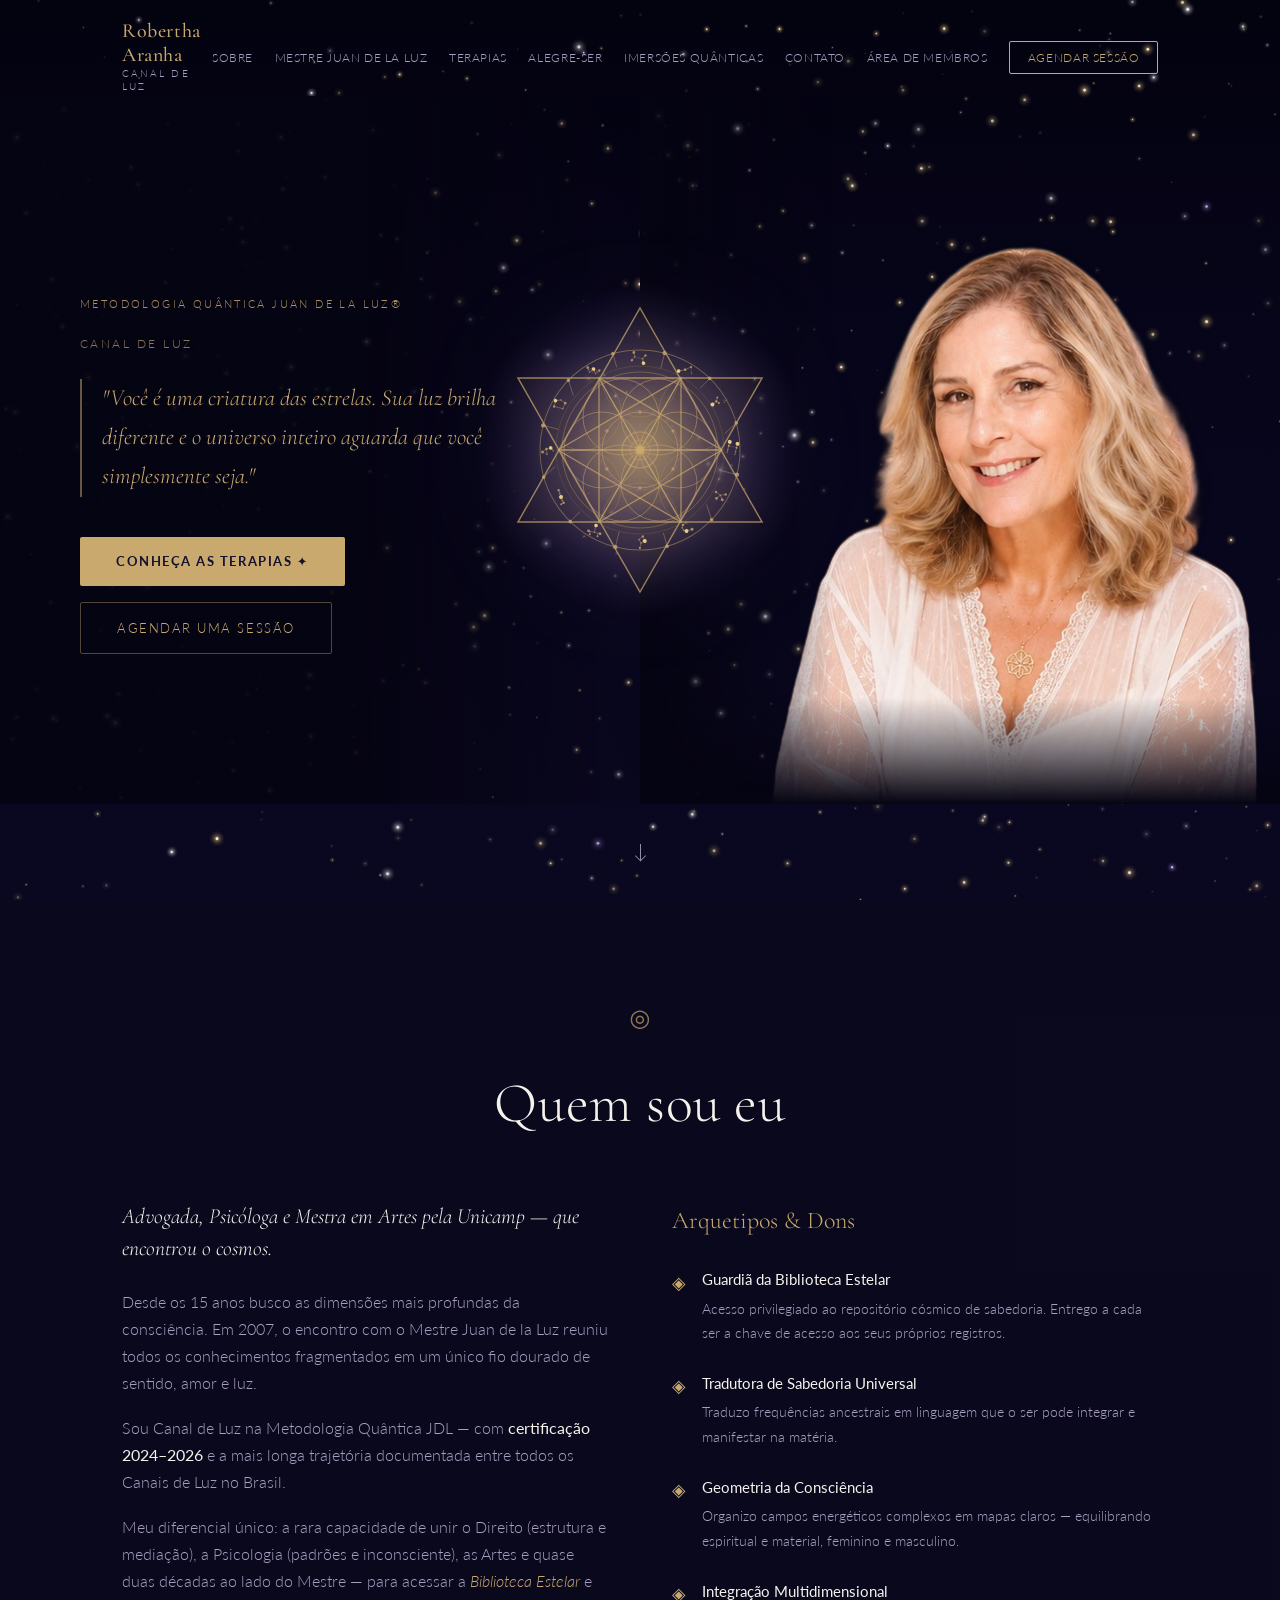
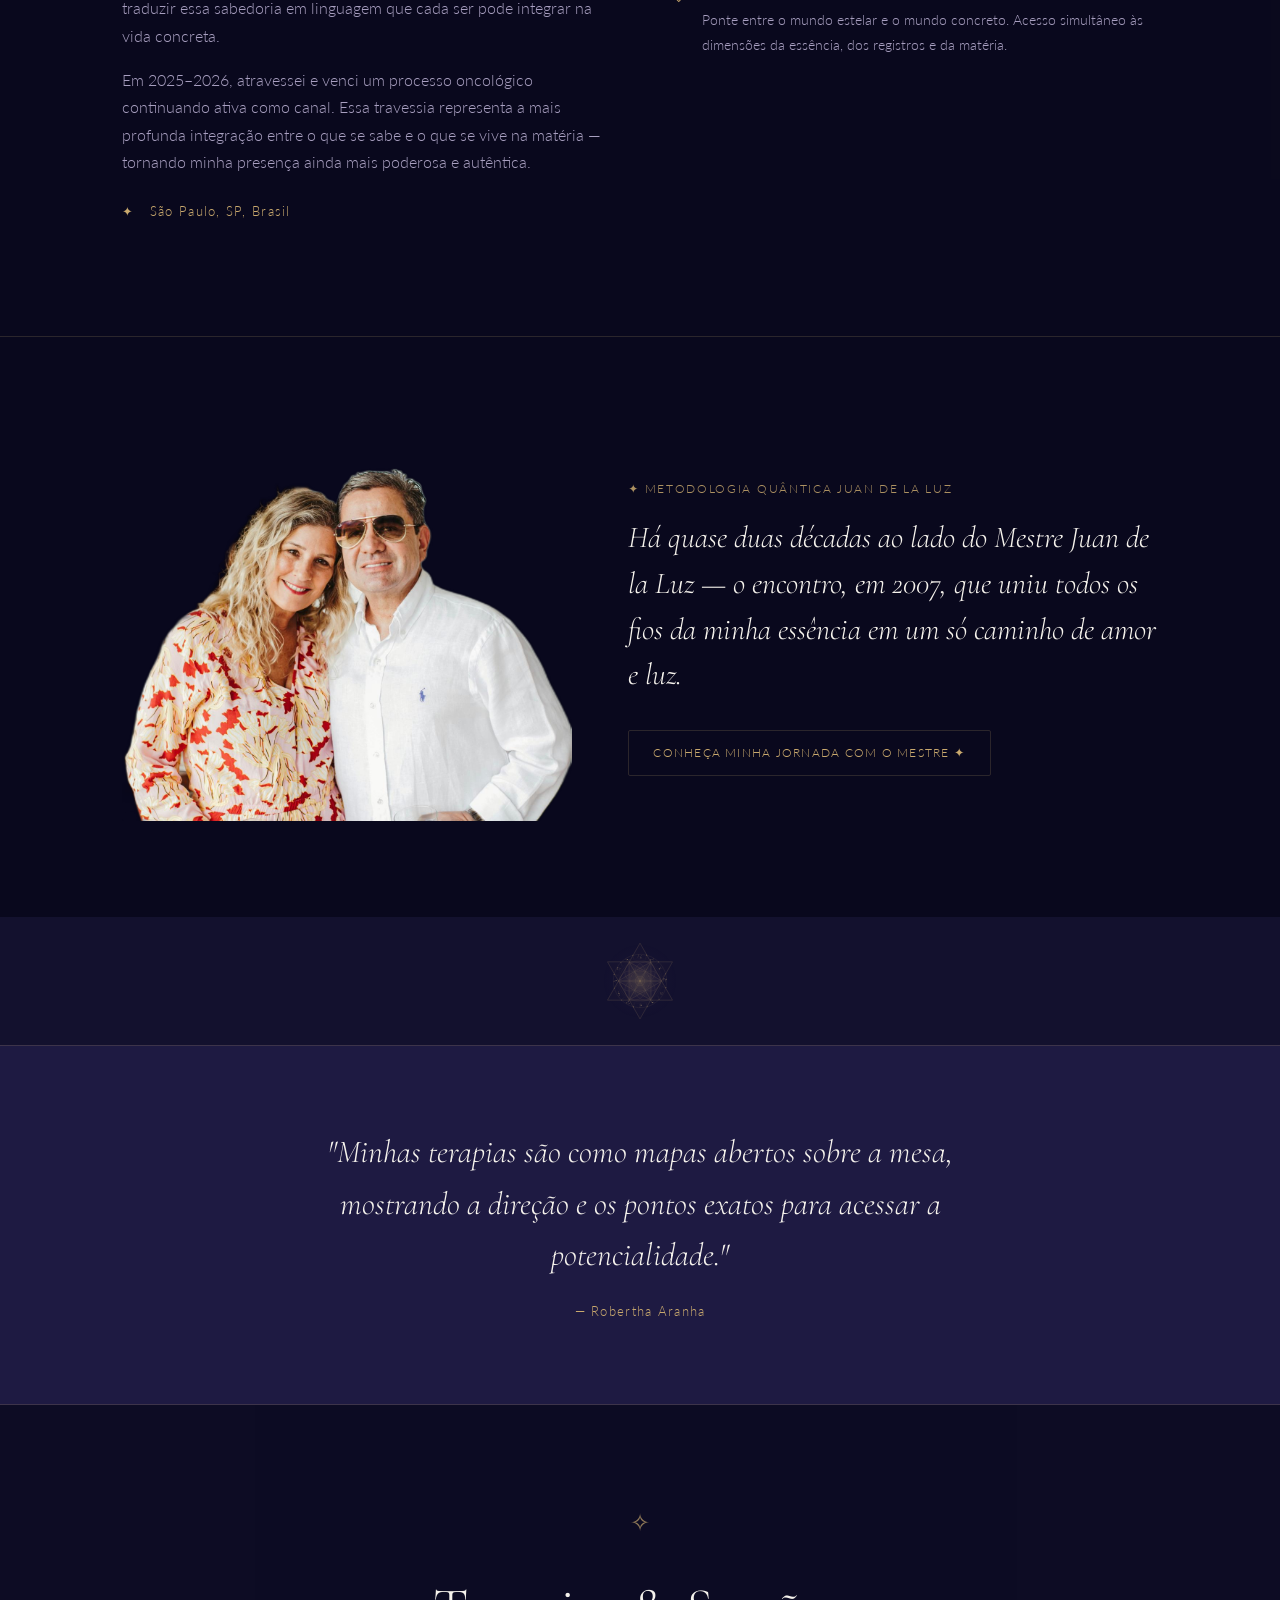
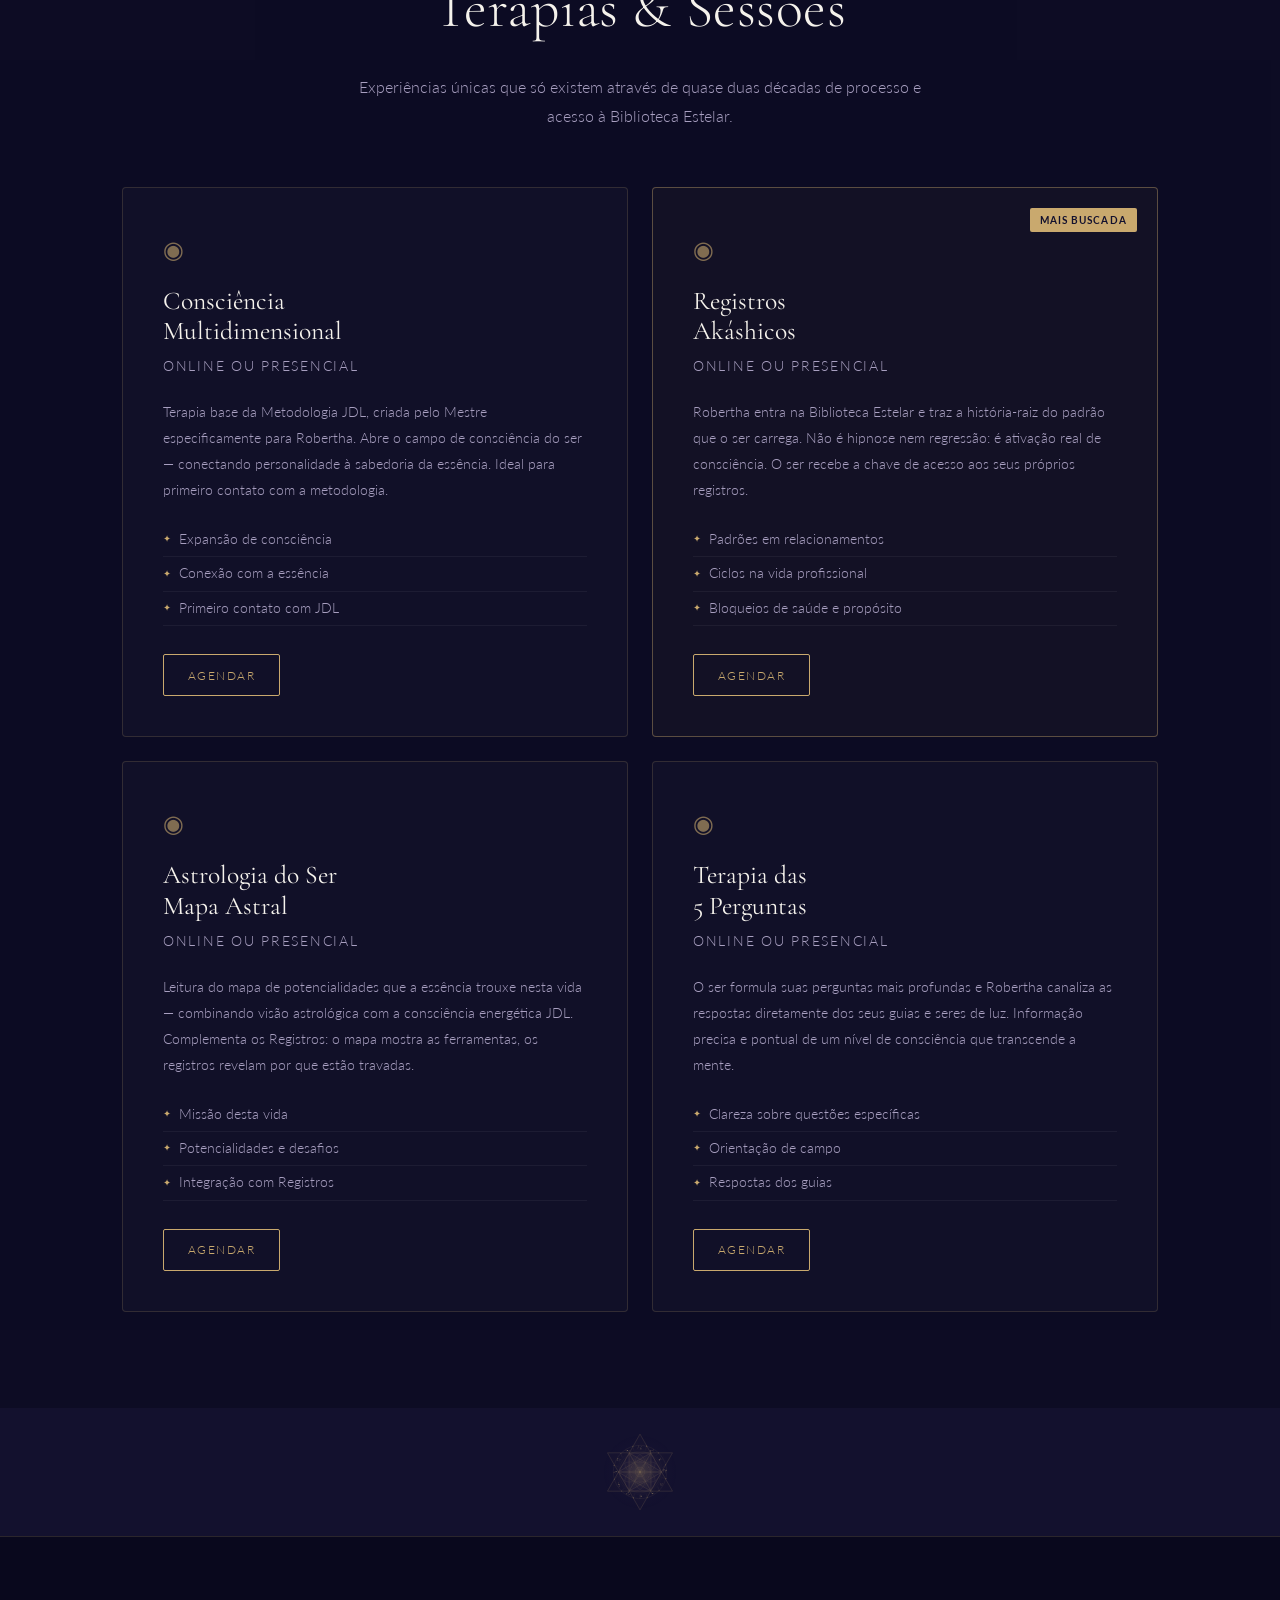
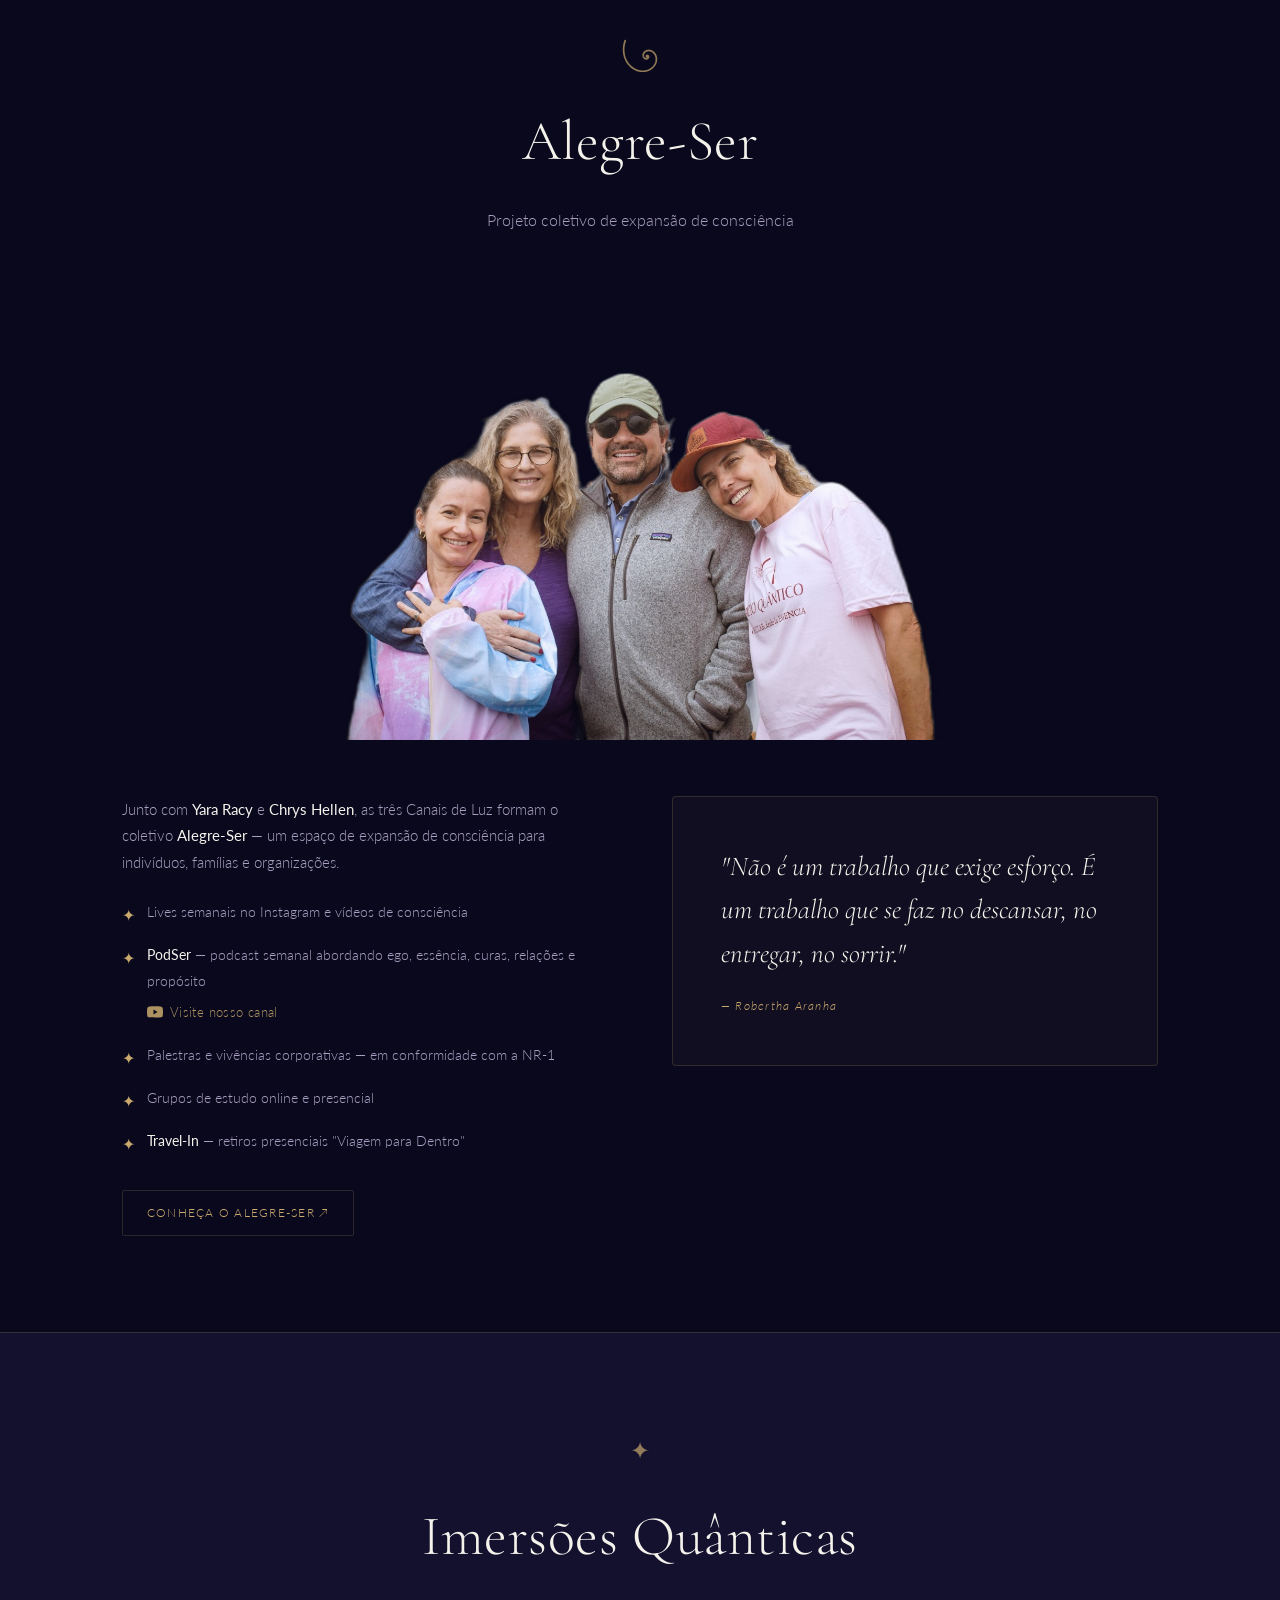
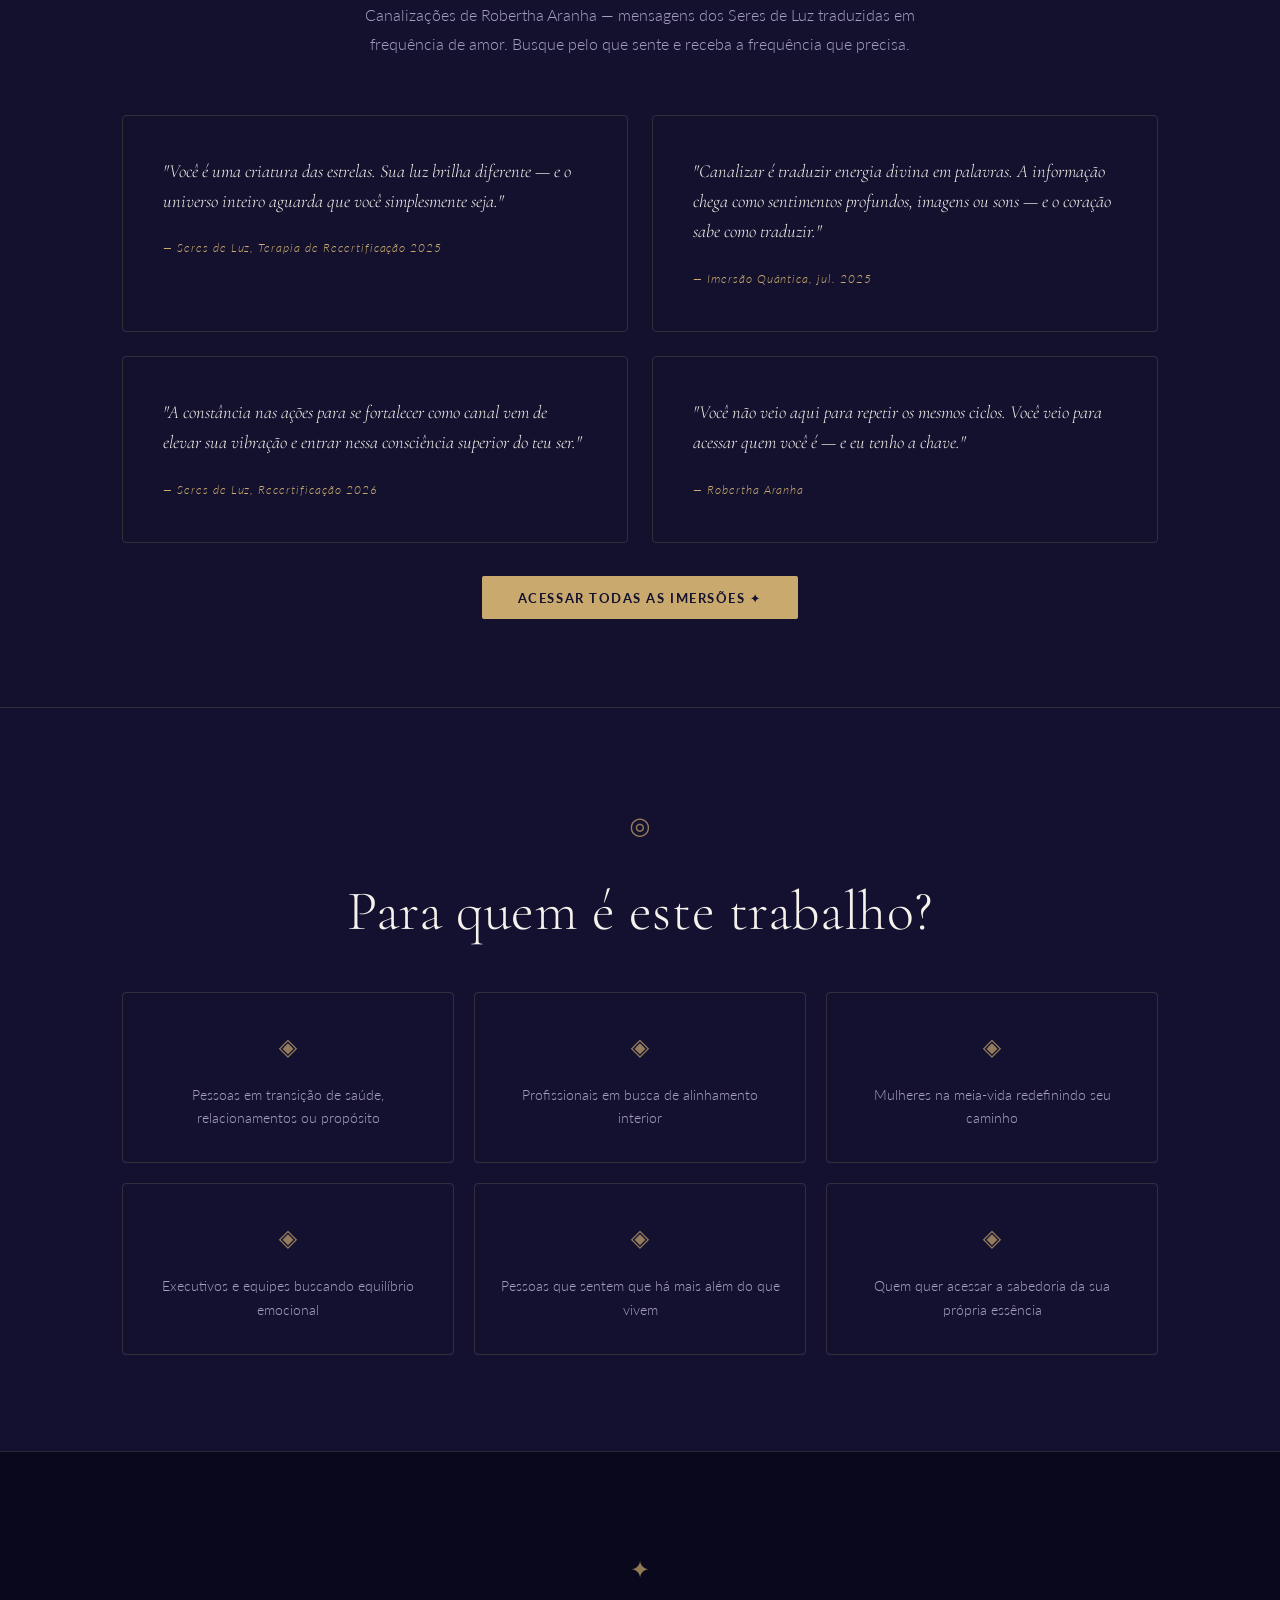
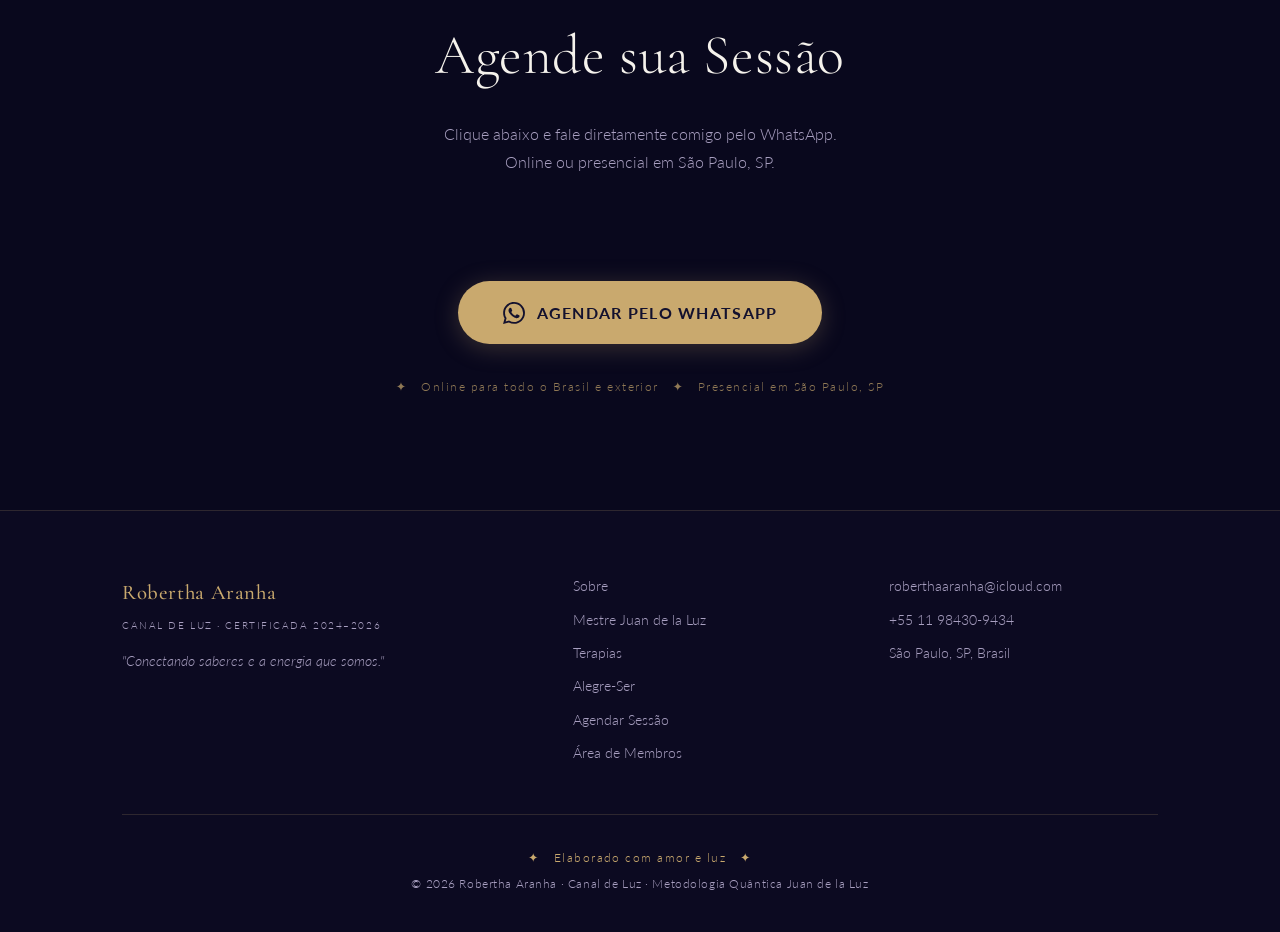
<file: index.html>
<!DOCTYPE html>
<html lang="pt-BR">
<head>
  <meta charset="UTF-8" />
  <meta name="viewport" content="width=device-width, initial-scale=1.0" />
  <title>Robertha Aranha · Canal de Luz</title>
    <meta name="description" content="Robertha Aranha — Canal de Luz, certificada na Metodologia Quântica Juan de la Luz 2024–2026. Terapia Consciência Multidimensional, Registros Akáshicos, Mapa Astral e mais.">
    <meta property="og:type" content="website" />
  <meta property="og:url" content="https://roberthaaranha.com.br/" />
  <meta property="og:title" content="Robertha Aranha · Canal de Luz" />
    <meta property="og:description" content="Canal de Luz, certificada na Metodologia Quântica Juan de la Luz 2024–2026. Terapia Consciência Multidimensional, Registros Akáshicos, Mapa Astral e mais." />
  <meta property="og:image" content="https://roberthaaranha.com.br/og-image.jpg" />
  <meta property="og:image:width" content="1200" />
  <meta property="og:image:height" content="630" />
  <meta property="og:locale" content="pt_BR" />
  <meta name="twitter:card" content="summary_large_image" />
  <meta name="twitter:title" content="Robertha Aranha · Canal de Luz" />
    <meta name="twitter:description" content="Canal de Luz, certificada na Metodologia Quântica Juan de la Luz 2024–2026." />
  <meta name="twitter:image" content="https://roberthaaranha.com.br/og-image.jpg" />
  <link rel="preconnect" href="https://fonts.googleapis.com">
  <link rel="preconnect" href="https://fonts.gstatic.com" crossorigin>
  <link href="https://fonts.googleapis.com/css2?family=Cormorant+Garamond:ital,wght@0,300;0,400;0,500;0,600;1,300;1,400&family=Lato:wght@300;400;700&display=swap" rel="stylesheet">
  <link rel="stylesheet" href="style.css?v=4" />
  <style>
    /* ── CONSTELAÇÕES ── */
    .const-line  { stroke: rgba(201,169,110,0.55); stroke-width: 0.7; fill: none; }
    .const-star  { fill: rgba(201,169,110,0.8); }
    .const-star.bright { fill: rgba(232,201,138,1); }
    .const-star.dim    { fill: rgba(201,169,110,0.5); }

    .const-group {
      cursor: pointer;
      opacity: 0.15;
      animation: constPulse 14s calc(var(--di,0) * 1.17s) ease-in-out infinite;
      transition: filter 0.3s;
    }
    .const-group:hover {
      opacity: 1 !important;
      animation-play-state: paused;
      filter: drop-shadow(0 0 5px rgba(232,201,138,0.7));
    }
    @keyframes constPulse {
      0%, 100%  { opacity: 0.1;  }
      15%, 35%  { opacity: 0.88; }
      50%, 85%  { opacity: 0.1;  }
    }

    /* ── MODAL ZODIACAL ── */
    .zodiac-modal {
      position: fixed; inset: 0; z-index: 999;
      background: rgba(5,4,18,0.88);
      backdrop-filter: blur(14px);
      display: flex; align-items: center; justify-content: center;
      padding: 2rem;
      opacity: 0; pointer-events: none;
      transition: opacity 0.4s;
    }
    .zodiac-modal.open { opacity: 1; pointer-events: all; }

    .modal-inner {
      background: linear-gradient(135deg, #17143A, #13112E);
      border: 1px solid rgba(201,169,110,0.3);
      border-radius: 6px;
      padding: 2.5rem 3rem;
      max-width: 580px; width: 100%;
      max-height: 85vh; overflow-y: auto;
      position: relative;
      transform: translateY(20px);
      transition: transform 0.4s;
    }
    .zodiac-modal.open .modal-inner { transform: translateY(0); }

    .modal-close {
      position: absolute; top: 1.25rem; right: 1.25rem;
      background: none; border: none;
      color: rgba(201,169,110,0.5); font-size: 1.1rem;
      cursor: pointer; transition: color 0.3s; line-height: 1;
    }
    .modal-close:hover { color: #C9A96E; }

    .modal-header {
      display: flex; align-items: center; gap: 1.25rem;
      margin-bottom: 1.5rem;
      padding-bottom: 1.25rem;
      border-bottom: 1px solid rgba(201,169,110,0.15);
    }
    .modal-glyph {
      font-size: 3rem; color: #C9A96E;
      line-height: 1; flex-shrink: 0;
      filter: drop-shadow(0 0 8px rgba(201,169,110,0.4));
    }
    .modal-sign-info { display: flex; flex-direction: column; gap: .2rem; }
    .modal-nome {
      font-family: 'Cormorant Garamond', serif;
      font-size: 2rem; font-weight: 300;
      color: #F5F2EC; line-height: 1;
    }
    .modal-periodo {
      font-size: .7rem; letter-spacing: .15em;
      text-transform: uppercase; color: #9B7FD4;
    }

    .modal-loading {
      text-align: center; padding: 2rem;
      color: rgba(201,169,110,0.5);
      font-size: .85rem; letter-spacing: .1em;
      animation: pulse2 1.4s ease-in-out infinite;
    }
    @keyframes pulse2 { 0%,100%{opacity:.3} 50%{opacity:1} }

    .modal-titulo {
      font-family: 'Cormorant Garamond', serif;
      font-size: 1.1rem; color: rgba(201,169,110,0.7);
      font-style: italic; margin-bottom: 1rem;
      font-weight: 300;
    }
    .modal-texto {
      color: #A89FC0; font-size: .92rem;
      line-height: 1.85; margin-bottom: 1.75rem;
      white-space: pre-line;
    }
    .modal-footer {
      display: flex; gap: 1rem; flex-wrap: wrap; align-items: center;
      justify-content: space-between;
      padding-top: 1.25rem;
      border-top: 1px solid rgba(201,169,110,0.12);
    }
    .modal-hint {
      font-size: .72rem; color: rgba(168,159,192,0.4);
      letter-spacing: .08em;
    }
    .btn-modal {
      background: var(--gold, #C9A96E); color: #13112E;
      padding: .6rem 1.5rem; font-size: .72rem;
      letter-spacing: .12em; text-transform: uppercase;
      font-weight: 700; border-radius: 2px;
      text-decoration: none; transition: background .3s;
      white-space: nowrap;
    }
    .btn-modal:hover { background: #E8C98A; }
  </style>
</head>
<body>
<canvas id="starfield" aria-hidden="true"></canvas>

  <!-- NAVEGAÇÃO -->
  <nav id="navbar">
    <div class="nav-inner">
      <a href="#hero" class="nav-logo">
        <span class="logo-name">Robertha Aranha</span>
        <span class="logo-sub">Canal de Luz</span>
      </a>
      <button class="nav-toggle" id="navToggle" aria-label="Menu">&#9776;</button>
      <ul class="nav-links" id="navLinks">
        <li><a href="#sobre">Sobre</a></li>
        <li><a href="mestre-juan-de-la-luz.html">Mestre Juan de la Luz</a></li>
        <li><a href="#terapias">Terapias</a></li>
        <li><a href="#alegrese">Alegre-Ser</a></li>
        <li><a href="imersoes.html">Imersões Quânticas</a></li>
        <li><a href="#agendar">Contato</a></li>
                <li><a href="login.html">Área de Membros</a></li>
        <li><a href="#agendar" class="btn-nav">Agendar Sessão</a></li>
      </ul>
    </div>
  </nav>

  <!-- HERO -->
  <section id="hero">
    <!-- Lado esquerdo: texto -->
    <div class="hero-left">
      <div class="hero-left-inner">
        <p class="hero-pre">Metodologia Quântica Juan de la Luz®</p>
                <p class="hero-subtitle">Canal de Luz</p>
        <blockquote class="hero-quote">"Você é uma criatura das estrelas. Sua luz brilha diferente e o universo inteiro aguarda que você simplesmente seja."</blockquote>
        <div class="hero-ctas">
          <a href="#terapias" class="btn-primary">Conheça as Terapias ✦</a>
          <a href="#agendar" class="btn-ghost">Agendar uma Sessão</a>
        </div>
      </div>
    </div>

    <!-- Símbolo no centro da tela -->
    <div class="hero-symbol-float">
      <img src="simbolo-robertha.svg" alt="Símbolo Robertha Aranha" />
    </div>
    <div class="hero-symbol-glow"></div>

    <!-- Lado direito: foto -->
    <div class="hero-right">
      <img src="robertha-rosa-sem-fundo.png" alt="Robertha Aranha" class="hero-photo-img" />
      <div class="hero-right-veil"></div>
    </div>

    <div class="hero-scroll">&#8595;</div>
  </section>

  <!-- SOBRE -->
  <section id="sobre">
    <div class="container">
      <div class="section-symbol">◎</div>
      <h2 class="section-title">Quem sou eu</h2>
      <div class="sobre-grid">
        <div class="sobre-text">
          <p class="sobre-lead">Advogada, Psicóloga e Mestra em Artes pela Unicamp — que encontrou o cosmos.</p>
          <p>Desde os 15 anos busco as dimensões mais profundas da consciência. Em 2007, o encontro com o Mestre Juan de la Luz reuniu todos os conhecimentos fragmentados em um único fio dourado de sentido, amor e luz.</p>
                    <p>Sou Canal de Luz na Metodologia Quântica JDL — com <strong>certificação 2024–2026</strong> e a mais longa trajetória documentada entre todos os Canais de Luz no Brasil.</p>
          <p>Meu diferencial único: a rara capacidade de unir o Direito (estrutura e mediação), a Psicologia (padrões e inconsciente), as Artes e quase duas décadas ao lado do Mestre — para acessar a <em>Biblioteca Estelar</em> e traduzir essa sabedoria em linguagem que cada ser pode integrar na vida concreta.</p>
          <p>Em 2025–2026, atravessei e venci um processo oncológico continuando ativa como canal. Essa travessia representa a mais profunda integração entre o que se sabe e o que se vive na matéria — tornando minha presença ainda mais poderosa e autêntica.</p>
          <p class="sobre-loc">✦ &nbsp; São Paulo, SP, Brasil</p>
        </div>
        <div class="sobre-dons">
          <h3>Arquetipos &amp; Dons</h3>
          <div class="don-item">
            <span class="don-symbol">◈</span>
            <div>
              <strong>Guardiã da Biblioteca Estelar</strong>
              <p>Acesso privilegiado ao repositório cósmico de sabedoria. Entrego a cada ser a chave de acesso aos seus próprios registros.</p>
            </div>
          </div>
          <div class="don-item">
            <span class="don-symbol">◈</span>
            <div>
              <strong>Tradutora de Sabedoria Universal</strong>
              <p>Traduzo frequências ancestrais em linguagem que o ser pode integrar e manifestar na matéria.</p>
            </div>
          </div>
          <div class="don-item">
            <span class="don-symbol">◈</span>
            <div>
              <strong>Geometria da Consciência</strong>
              <p>Organizo campos energéticos complexos em mapas claros — equilibrando espiritual e material, feminino e masculino.</p>
            </div>
          </div>
          <div class="don-item">
            <span class="don-symbol">◈</span>
            <div>
              <strong>Integração Multidimensional</strong>
              <p>Ponte entre o mundo estelar e o mundo concreto. Acesso simultâneo às dimensões da essência, dos registros e da matéria.</p>
            </div>
          </div>
        </div>
      </div>
    </div>
  </section>

    <!-- MESTRE JUAN DE LA LUZ (HOME) -->
  <section id="mestre-home">
    <div class="container">
      <div class="mestre-home-grid">
        <div class="mestre-home-photo">
                                        <img src="mestre-juan-sem-fundo.png" alt="Robertha Aranha e o Mestre Juan de la Luz" />
        </div>
        <div class="mestre-home-text">
          <p class="mestre-home-eyebrow">✦ Metodologia Quântica Juan de la Luz</p>
          <p class="mestre-home-frase">Há quase duas décadas ao lado do Mestre Juan de la Luz — o encontro, em 2007, que uniu todos os fios da minha essência em um só caminho de amor e luz.</p>
          <a href="mestre-juan-de-la-luz.html" class="btn-ghost-dark">Conheça minha jornada com o Mestre ✦</a>
        </div>
      </div>
    </div>
  </section>

<!-- DIVISOR MERKABÁ -->
  <div class="merkaba-divider"><img src="simbolo-robertha.svg" alt="" aria-hidden="true" /></div>

  <!-- CITAÇÃO ÂNCORA -->
  <section class="quote-section">
    <div class="container">
      <blockquote>
        <p>"Minhas terapias são como mapas abertos sobre a mesa, mostrando a direção e os pontos exatos para acessar a potencialidade."</p>
        <cite>— Robertha Aranha</cite>
      </blockquote>
    </div>
  </section>

  <!-- TERAPIAS -->
  <section id="terapias">
    <div class="container">
      <div class="section-symbol">✧</div>
      <h2 class="section-title">Terapias &amp; Sessões</h2>
      <p class="section-sub">Experiências únicas que só existem através de quase duas décadas de processo e acesso à Biblioteca Estelar.</p>
      <div class="terapias-grid">

        <div class="terapia-card">
          <div class="card-symbol">◉</div>
          <h3>Consciência<br>Multidimensional</h3>
          <p class="card-tag">Online ou Presencial</p>
          <p>Terapia base da Metodologia JDL, criada pelo Mestre especificamente para Robertha. Abre o campo de consciência do ser — conectando personalidade à sabedoria da essência. Ideal para primeiro contato com a metodologia.</p>
          <ul>
            <li>Expansão de consciência</li>
            <li>Conexão com a essência</li>
            <li>Primeiro contato com JDL</li>
          </ul>
          <a href="#agendar" class="btn-card">Agendar</a>
        </div>

        <div class="terapia-card featured">
          <div class="card-symbol">◉</div>
          <div class="card-badge">Mais buscada</div>
          <h3>Registros<br>Akáshicos</h3>
          <p class="card-tag">Online ou Presencial</p>
          <p>Robertha entra na Biblioteca Estelar e traz a história-raiz do padrão que o ser carrega. Não é hipnose nem regressão: é ativação real de consciência. O ser recebe a chave de acesso aos seus próprios registros.</p>
          <ul>
            <li>Padrões em relacionamentos</li>
            <li>Ciclos na vida profissional</li>
            <li>Bloqueios de saúde e propósito</li>
          </ul>
          <a href="#agendar" class="btn-card">Agendar</a>
        </div>

        <div class="terapia-card">
          <div class="card-symbol">◉</div>
          <h3>Astrologia do Ser<br>Mapa Astral</h3>
          <p class="card-tag">Online ou Presencial</p>
          <p>Leitura do mapa de potencialidades que a essência trouxe nesta vida — combinando visão astrológica com a consciência energética JDL. Complementa os Registros: o mapa mostra as ferramentas, os registros revelam por que estão travadas.</p>
          <ul>
            <li>Missão desta vida</li>
            <li>Potencialidades e desafios</li>
            <li>Integração com Registros</li>
          </ul>
          <a href="#agendar" class="btn-card">Agendar</a>
        </div>

        <div class="terapia-card">
          <div class="card-symbol">◉</div>
          <h3>Terapia das<br>5 Perguntas</h3>
          <p class="card-tag">Online ou Presencial</p>
          <p>O ser formula suas perguntas mais profundas e Robertha canaliza as respostas diretamente dos seus guias e seres de luz. Informação precisa e pontual de um nível de consciência que transcende a mente.</p>
          <ul>
            <li>Clareza sobre questões específicas</li>
            <li>Orientação de campo</li>
            <li>Respostas dos guias</li>
          </ul>
          <a href="#agendar" class="btn-card">Agendar</a>
        </div>

      </div>
    </div>
  </section>

  <!-- DIVISOR MERKABÁ -->
  <div class="merkaba-divider"><img src="simbolo-robertha.svg" alt="" aria-hidden="true" /></div>

  <!-- ALEGRE-SER -->
  <section id="alegrese">
    <div class="container">
            <div class="section-symbol"><img src="espiral-alegre-ser.svg" alt="" class="alegrese-spiral-icon" /></div>
      <h2 class="section-title">Alegre-Ser</h2>
      <p class="section-sub">Projeto coletivo de expansão de consciência</p>
            <div class="alegrese-banner">
                <img src="alegrese-foto-sem-fundo.png" alt="Encontro do coletivo Alegre-Ser" class="alegrese-photo-img" />
      </div>
      <div class="alegrese-grid">
        <div class="alegrese-text">
          <p>Junto com <strong>Yara Racy</strong> e <strong>Chrys Hellen</strong>, as três Canais de Luz formam o coletivo <strong>Alegre-Ser</strong> — um espaço de expansão de consciência para indivíduos, famílias e organizações.</p>
          <div class="alegrese-items">
            <div class="alegrese-item">
              <span>✦</span>
              <p>Lives semanais no Instagram e vídeos de consciência</p>
            </div>
                        <div class="alegrese-item">
              <span>✦</span>
              <div>
                <p><strong>PodSer</strong> — podcast semanal abordando ego, essência, curas, relações e propósito</p>
                <a href="https://www.youtube.com/@Alegre-Ser" target="_blank" rel="noopener" class="podser-youtube-link">
                  <svg xmlns="http://www.w3.org/2000/svg" viewBox="0 0 24 24" fill="currentColor" width="16" height="16"><path d="M23.498 6.186a2.997 2.997 0 0 0-2.112-2.12C19.505 3.545 12 3.545 12 3.545s-7.505 0-9.386.521a2.997 2.997 0 0 0-2.112 2.12A31.16 31.16 0 0 0 0 12a31.16 31.16 0 0 0 .502 5.814 2.997 2.997 0 0 0 2.112 2.12c1.881.521 9.386.521 9.386.521s7.505 0 9.386-.521a2.997 2.997 0 0 0 2.112-2.12A31.16 31.16 0 0 0 24 12a31.16 31.16 0 0 0-.502-5.814zM9.75 15.568V8.432L15.818 12 9.75 15.568z"/></svg>
                  Visite nosso canal
                </a>
              </div>
            </div>
            <div class="alegrese-item">
              <span>✦</span>
              <p>Palestras e vivências corporativas — em conformidade com a NR-1</p>
            </div>
            <div class="alegrese-item">
              <span>✦</span>
              <p>Grupos de estudo online e presencial</p>
            </div>
            <div class="alegrese-item">
              <span>✦</span>
              <p><strong>Travel-In</strong> — retiros presenciais "Viagem para Dentro"</p>
            </div>
          </div>
          <a href="https://alegre-ser.com.br" target="_blank" rel="noopener" class="btn-ghost-dark">Conheça o Alegre-Ser ↗</a>
        </div>
        <div class="alegrese-quote">
          <p class="big-quote">"Não é um trabalho que exige esforço. É um trabalho que se faz no descansar, no entregar, no sorrir."</p>
          <cite>— Robertha Aranha</cite>
        </div>
      </div>
    </div>
  </section>

  <!-- IMERSÕES QUÂNTICAS -->
  <section id="frases">
    <div class="container">
      <div class="section-symbol">✦</div>
      <h2 class="section-title">Imersões Quânticas</h2>
      <p class="section-sub">Canalizações de Robertha Aranha — mensagens dos Seres de Luz traduzidas em frequência de amor. Busque pelo que sente e receba a frequência que precisa.</p>
      <div class="frases-grid">
        <div class="frase-card">
          <p>"Você é uma criatura das estrelas. Sua luz brilha diferente — e o universo inteiro aguarda que você simplesmente seja."</p>
          <cite>— Seres de Luz, Terapia de Recertificação 2025</cite>
        </div>
        <div class="frase-card">
          <p>"Canalizar é traduzir energia divina em palavras. A informação chega como sentimentos profundos, imagens ou sons — e o coração sabe como traduzir."</p>
          <cite>— Imersão Quântica, jul. 2025</cite>
        </div>
        <div class="frase-card">
          <p>"A constância nas ações para se fortalecer como canal vem de elevar sua vibração e entrar nessa consciência superior do teu ser."</p>
          <cite>— Seres de Luz, Recertificação 2026</cite>
        </div>
        <div class="frase-card">
          <p>"Você não veio aqui para repetir os mesmos ciclos. Você veio para acessar quem você é — e eu tenho a chave."</p>
          <cite>— Robertha Aranha</cite>
        </div>
      </div>
      <div style="text-align:center;margin-top:2.5rem">
        <a href="imersoes.html" class="btn-primary">Acessar todas as Imersões ✦</a>
      </div>
    </div>
  </section>

  <!-- PÚBLICO / PARA QUEM -->
  <section id="paraquem">
    <div class="container">
      <div class="section-symbol">◎</div>
      <h2 class="section-title">Para quem é este trabalho?</h2>
      <div class="paraquem-grid">
        <div class="paraquem-item">
          <span class="paraquem-icon">◈</span>
          <p>Pessoas em transição de saúde, relacionamentos ou propósito</p>
        </div>
        <div class="paraquem-item">
          <span class="paraquem-icon">◈</span>
          <p>Profissionais em busca de alinhamento interior</p>
        </div>
        <div class="paraquem-item">
          <span class="paraquem-icon">◈</span>
          <p>Mulheres na meia-vida redefinindo seu caminho</p>
        </div>
        <div class="paraquem-item">
          <span class="paraquem-icon">◈</span>
          <p>Executivos e equipes buscando equilíbrio emocional</p>
        </div>
        <div class="paraquem-item">
          <span class="paraquem-icon">◈</span>
          <p>Pessoas que sentem que há mais além do que vivem</p>
        </div>
        <div class="paraquem-item">
          <span class="paraquem-icon">◈</span>
          <p>Quem quer acessar a sabedoria da sua própria essência</p>
        </div>
      </div>
    </div>
  </section>

  <!-- AGENDAMENTO / CONTATO -->
  <section id="agendar">
    <div class="container">
      <div class="section-symbol">✦</div>
      <h2 class="section-title">Agende sua Sessão</h2>
      <p class="section-sub">Clique abaixo e fale diretamente comigo pelo WhatsApp.<br>Online ou presencial em São Paulo, SP.</p>
      <div class="agendar-whatsapp">
        <a href="https://wa.me/5511984309434" target="_blank" rel="noopener" class="btn-whatsapp">
          <svg xmlns="http://www.w3.org/2000/svg" viewBox="0 0 24 24" fill="currentColor" width="22" height="22"><path d="M17.472 14.382c-.297-.149-1.758-.867-2.03-.967-.273-.099-.471-.148-.67.15-.197.297-.767.966-.94 1.164-.173.199-.347.223-.644.075-.297-.15-1.255-.463-2.39-1.475-.883-.788-1.48-1.761-1.653-2.059-.173-.297-.018-.458.13-.606.134-.133.298-.347.446-.52.149-.174.198-.298.298-.497.099-.198.05-.371-.025-.52-.075-.149-.669-1.612-.916-2.207-.242-.579-.487-.5-.669-.51-.173-.008-.371-.01-.57-.01-.198 0-.52.074-.792.372-.272.297-1.04 1.016-1.04 2.479 0 1.462 1.065 2.875 1.213 3.074.149.198 2.096 3.2 5.077 4.487.709.306 1.262.489 1.694.625.712.227 1.36.195 1.871.118.571-.085 1.758-.719 2.006-1.413.248-.694.248-1.289.173-1.413-.074-.124-.272-.198-.57-.347m-5.421 7.403h-.004a9.87 9.87 0 01-5.031-1.378l-.361-.214-3.741.982.998-3.648-.235-.374a9.86 9.86 0 01-1.51-5.26c.001-5.45 4.436-9.884 9.888-9.884 2.64 0 5.122 1.03 6.988 2.898a9.825 9.825 0 012.893 6.994c-.003 5.45-4.437 9.884-9.885 9.884m8.413-18.297A11.815 11.815 0 0012.05 0C5.495 0 .16 5.335.157 11.892c0 2.096.547 4.142 1.588 5.945L.057 24l6.305-1.654a11.882 11.882 0 005.683 1.448h.005c6.554 0 11.89-5.335 11.893-11.893a11.821 11.821 0 00-3.48-8.413z"/></svg>
          Agendar pelo WhatsApp
        </a>
        <p class="agendar-info-sub">✦ &nbsp; Online para todo o Brasil e exterior &nbsp; ✦ &nbsp; Presencial em São Paulo, SP</p>
      </div>
    </div>
  </section>

  <!-- CONTATO -->
  <section id="contato" style="display:none"></section>

  <!-- FOOTER -->
  <footer>
    <div class="container">
      <div class="footer-inner">
        <div class="footer-brand">
          <span class="logo-name">Robertha Aranha</span>
                    <span class="logo-sub">Canal de Luz · Certificada 2024–2026</span>
          <p>"Conectando saberes e a energia que somos."</p>
        </div>
        <div class="footer-links">
          <a href="#sobre">Sobre</a>
          <a href="mestre-juan-de-la-luz.html">Mestre Juan de la Luz</a>
          <a href="#terapias">Terapias</a>
          <a href="#alegrese">Alegre-Ser</a>
          <a href="#agendar">Agendar Sessão</a>
                    <a href="login.html">Área de Membros</a>
        </div>
        <div class="footer-contact">
          <a href="mailto:roberthaaranha@icloud.com">roberthaaranha@icloud.com</a>
          <a href="https://wa.me/5511984309434" target="_blank" rel="noopener">+55 11 98430-9434</a>
          <span>São Paulo, SP, Brasil</span>
        </div>
      </div>
      <div class="footer-bottom">
        <p>✦ &nbsp; Elaborado com amor e luz &nbsp; ✦</p>
        <p class="footer-small">&copy; 2026 Robertha Aranha · Canal de Luz · Metodologia Quântica Juan de la Luz</p>
      </div>
    </div>
  </footer>

  <script src="main.js"></script>

  <!-- MODAL ZODIACAL -->
  <div class="zodiac-modal" id="zodiacModal">
    <div class="modal-inner">
      <button class="modal-close" id="modalClose">✕</button>
      <div class="modal-header">
        <span class="modal-glyph" id="modalGlifo"></span>
        <div class="modal-sign-info">
          <span class="modal-nome" id="modalNome"></span>
          <span class="modal-periodo" id="modalPeriodo"></span>
        </div>
      </div>
      <div class="modal-loading" id="modalLoading" style="display:none">✦ &nbsp; Buscando sua imersão no acervo...</div>
      <p class="modal-titulo" id="modalTitulo"></p>
      <p class="modal-texto" id="modalTexto"></p>
      <div class="modal-footer">
        <span class="modal-hint">Clique fora ou pressione ESC para fechar</span>
        <a href="imersoes.html" class="btn-modal" id="modalVerMais">Ver mais imersões ✦</a>
      </div>
    </div>
  </div>

  <script src="zodiaco.js"></script>
  <script>
  (function(){
    const canvas = document.getElementById('starfield');
    const ctx = canvas.getContext('2d');
    let W, H, stars = [], shooting = null, shootTimer = 0;

    function resize(){
      W = canvas.width  = window.innerWidth;
      H = canvas.height = window.innerHeight;
    }

    function randBetween(a, b){ return a + Math.random()*(b-a); }

    function initStars(){
      stars = [];
      const count = Math.floor((W * H) / 1800);
      for(let i = 0; i < count; i++){
        const layer = Math.random();
        stars.push({
          x: Math.random() * W,
          y: Math.random() * H,
          r: layer < 0.5 ? randBetween(0.5, 1.2) : randBetween(1.2, 2.4),
          baseAlpha: layer < 0.5 ? randBetween(0.4, 0.75) : randBetween(0.7, 1.0),
          alpha: 0,
          twinkleSpeed: randBetween(0.005, 0.018),
          twinklePhase: Math.random() * Math.PI * 2,
          color: Math.random() < 0.55 ? '#C9A96E' : Math.random() < 0.2 ? '#E8C98A' : Math.random() < 0.15 ? '#9B7FD4' : '#ffffff'
        });
      }
    }

    function spawnShooting(){
      const x = Math.random() * W * 0.8;
      const y = Math.random() * H * 0.4;
      shooting = { x, y, dx: randBetween(3,6), dy: randBetween(1.5,3), len: randBetween(80,160), alpha: 1 };
    }

    function draw(ts){
      ctx.clearRect(0, 0, W, H);

      // stars
      for(const s of stars){
        s.twinklePhase += s.twinkleSpeed;
        s.alpha = s.baseAlpha * (0.6 + 0.4 * Math.sin(s.twinklePhase));
        const glow = ctx.createRadialGradient(s.x, s.y, 0, s.x, s.y, s.r * 4);
        glow.addColorStop(0,   s.color.replace(')', `,${s.alpha})`).replace('rgb', 'rgba').replace('#C9A96E', `rgba(201,169,110,${s.alpha})`).replace('#E8C98A', `rgba(232,201,138,${s.alpha})`).replace('#9B7FD4', `rgba(155,127,212,${s.alpha})`).replace('#ffffff', `rgba(255,255,255,${s.alpha})`));
        glow.addColorStop(0.3, s.color === '#C9A96E' ? `rgba(201,169,110,${s.alpha * 0.4})` : s.color === '#E8C98A' ? `rgba(232,201,138,${s.alpha * 0.4})` : s.color === '#9B7FD4' ? `rgba(155,127,212,${s.alpha * 0.4})` : `rgba(255,255,255,${s.alpha * 0.4})`);
        glow.addColorStop(1,   'rgba(0,0,0,0)');
        ctx.beginPath();
        ctx.arc(s.x, s.y, s.r * 4, 0, Math.PI*2);
        ctx.fillStyle = glow;
        ctx.globalAlpha = 1;
        ctx.fill();
        // bright core
        ctx.beginPath();
        ctx.arc(s.x, s.y, s.r * 0.6, 0, Math.PI*2);
        ctx.fillStyle = '#ffffff';
        ctx.globalAlpha = s.alpha * 0.9;
        ctx.fill();
      }

      // shooting star
      shootTimer++;
      if(shootTimer > 420 && !shooting){ spawnShooting(); shootTimer = 0; }
      if(shooting){
        const grad = ctx.createLinearGradient(
          shooting.x - shooting.dx * shooting.len / 5, shooting.y - shooting.dy * shooting.len / 5,
          shooting.x, shooting.y
        );
        grad.addColorStop(0, 'rgba(255,255,255,0)');
        grad.addColorStop(1, `rgba(255,255,255,${shooting.alpha})`);
        ctx.beginPath();
        ctx.moveTo(shooting.x - shooting.dx * shooting.len / 5, shooting.y - shooting.dy * shooting.len / 5);
        ctx.lineTo(shooting.x, shooting.y);
        ctx.strokeStyle = grad;
        ctx.lineWidth = 1.5;
        ctx.globalAlpha = shooting.alpha;
        ctx.stroke();
        shooting.x += shooting.dx;
        shooting.y += shooting.dy;
        shooting.alpha -= 0.018;
        if(shooting.alpha <= 0 || shooting.x > W) shooting = null;
      }

      ctx.globalAlpha = 1;
      requestAnimationFrame(draw);
    }

    window.addEventListener('resize', ()=>{ resize(); initStars(); });
    // re-measure height when content loads
    window.addEventListener('load', ()=>{ resize(); initStars(); });
    resize(); initStars();
    requestAnimationFrame(draw);
  })();
  </script>
</body>
</html>
</file>
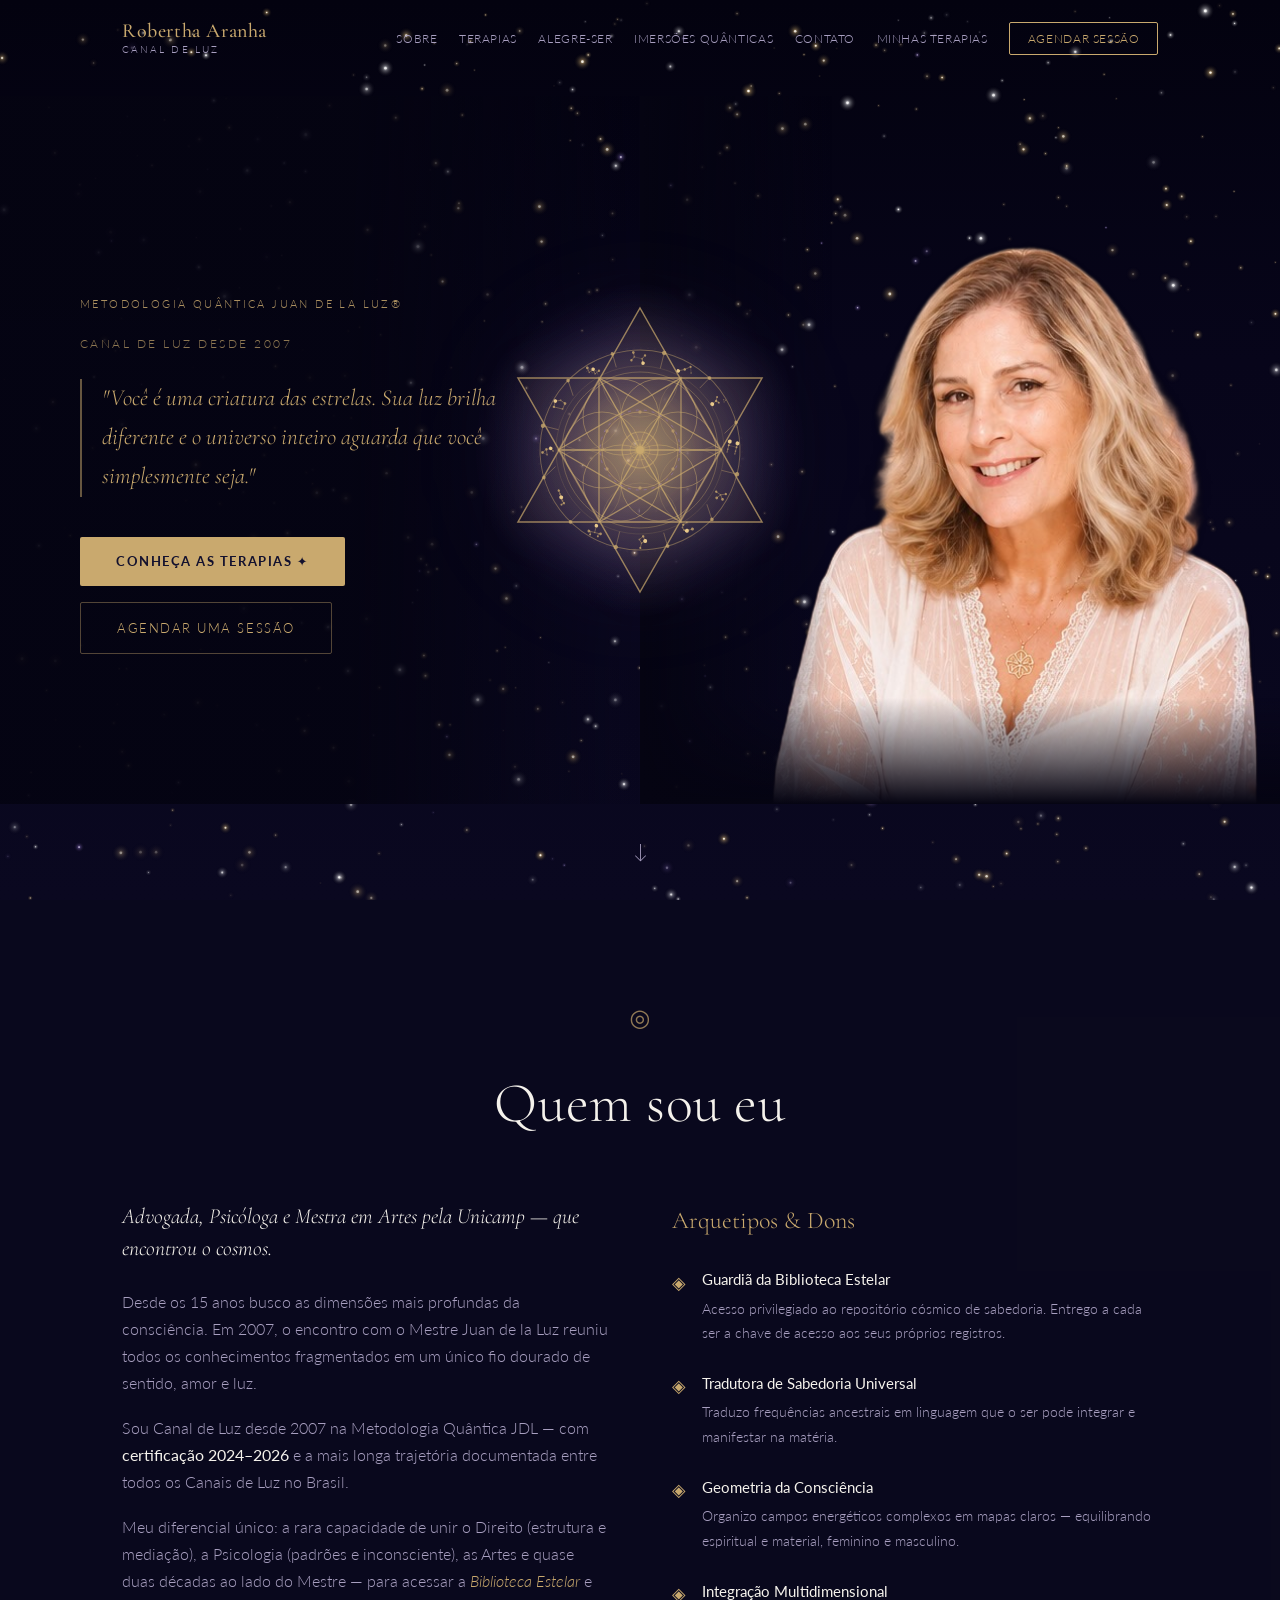
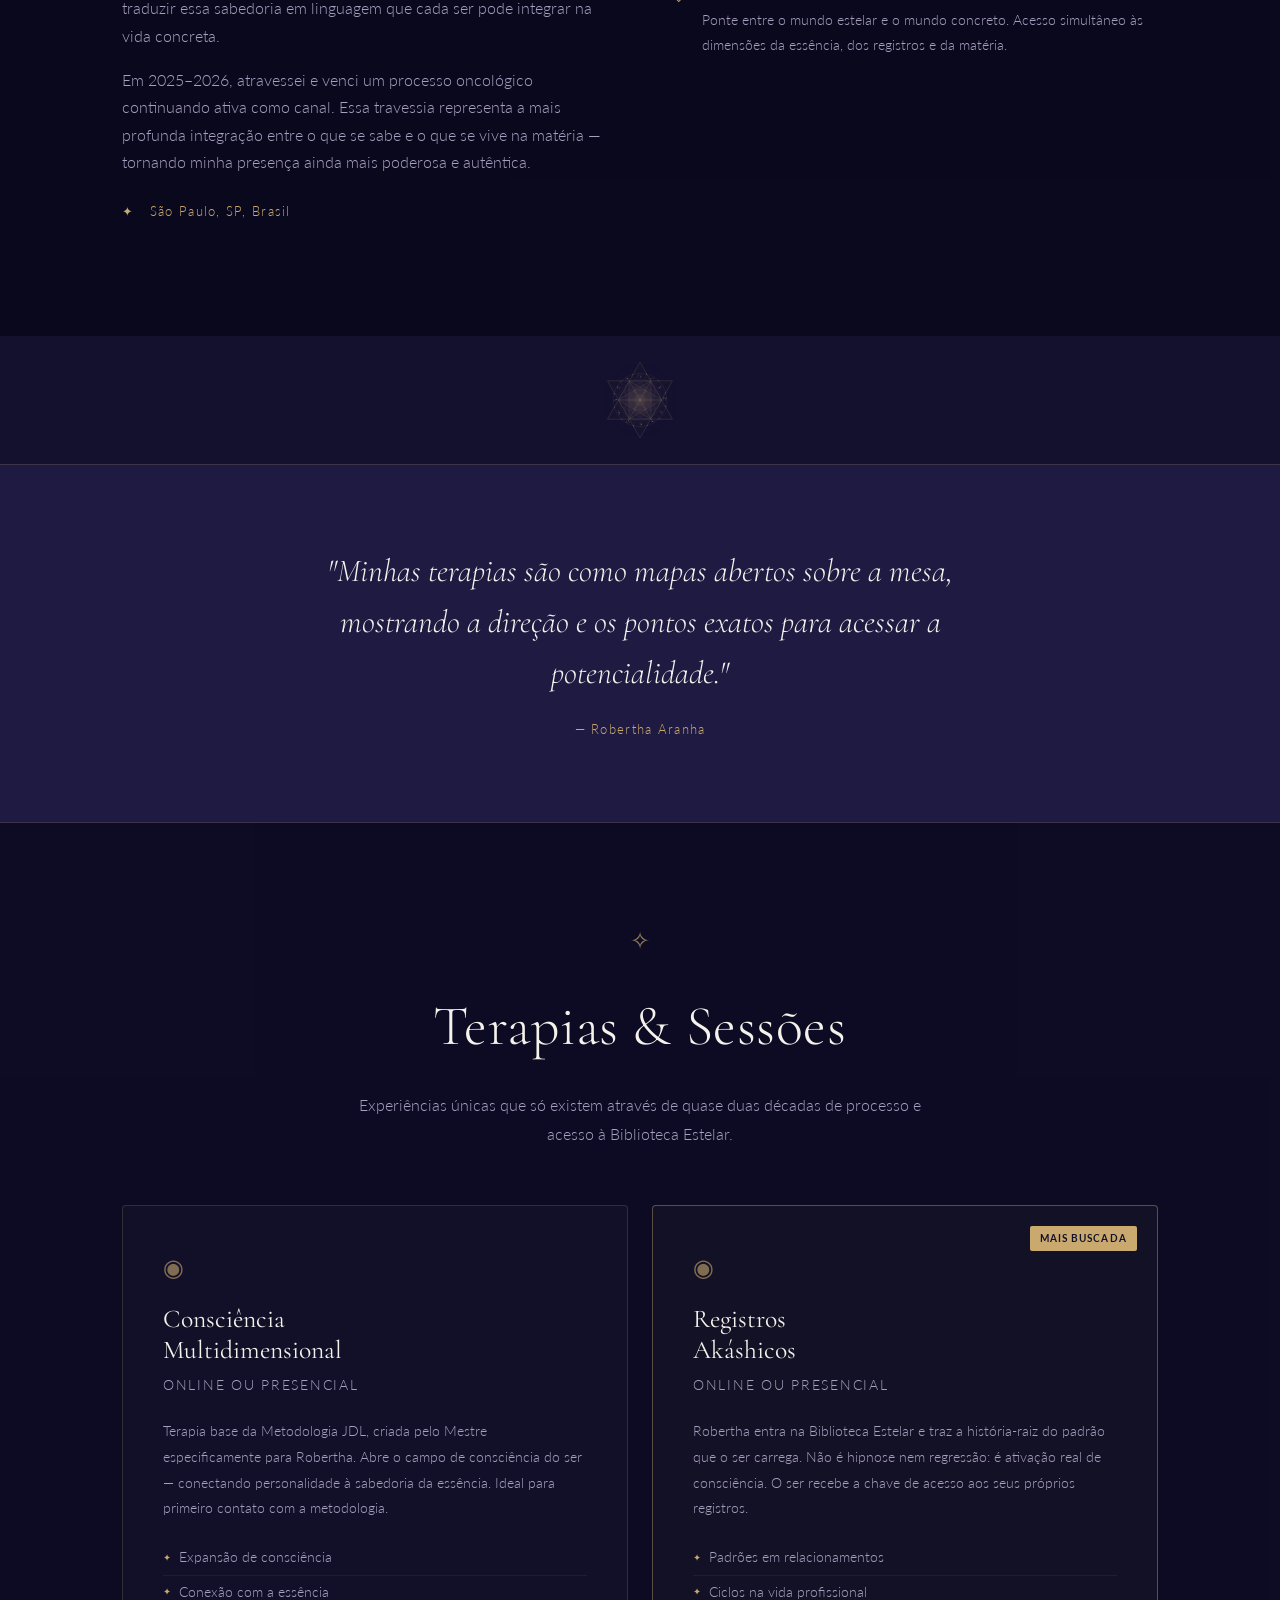
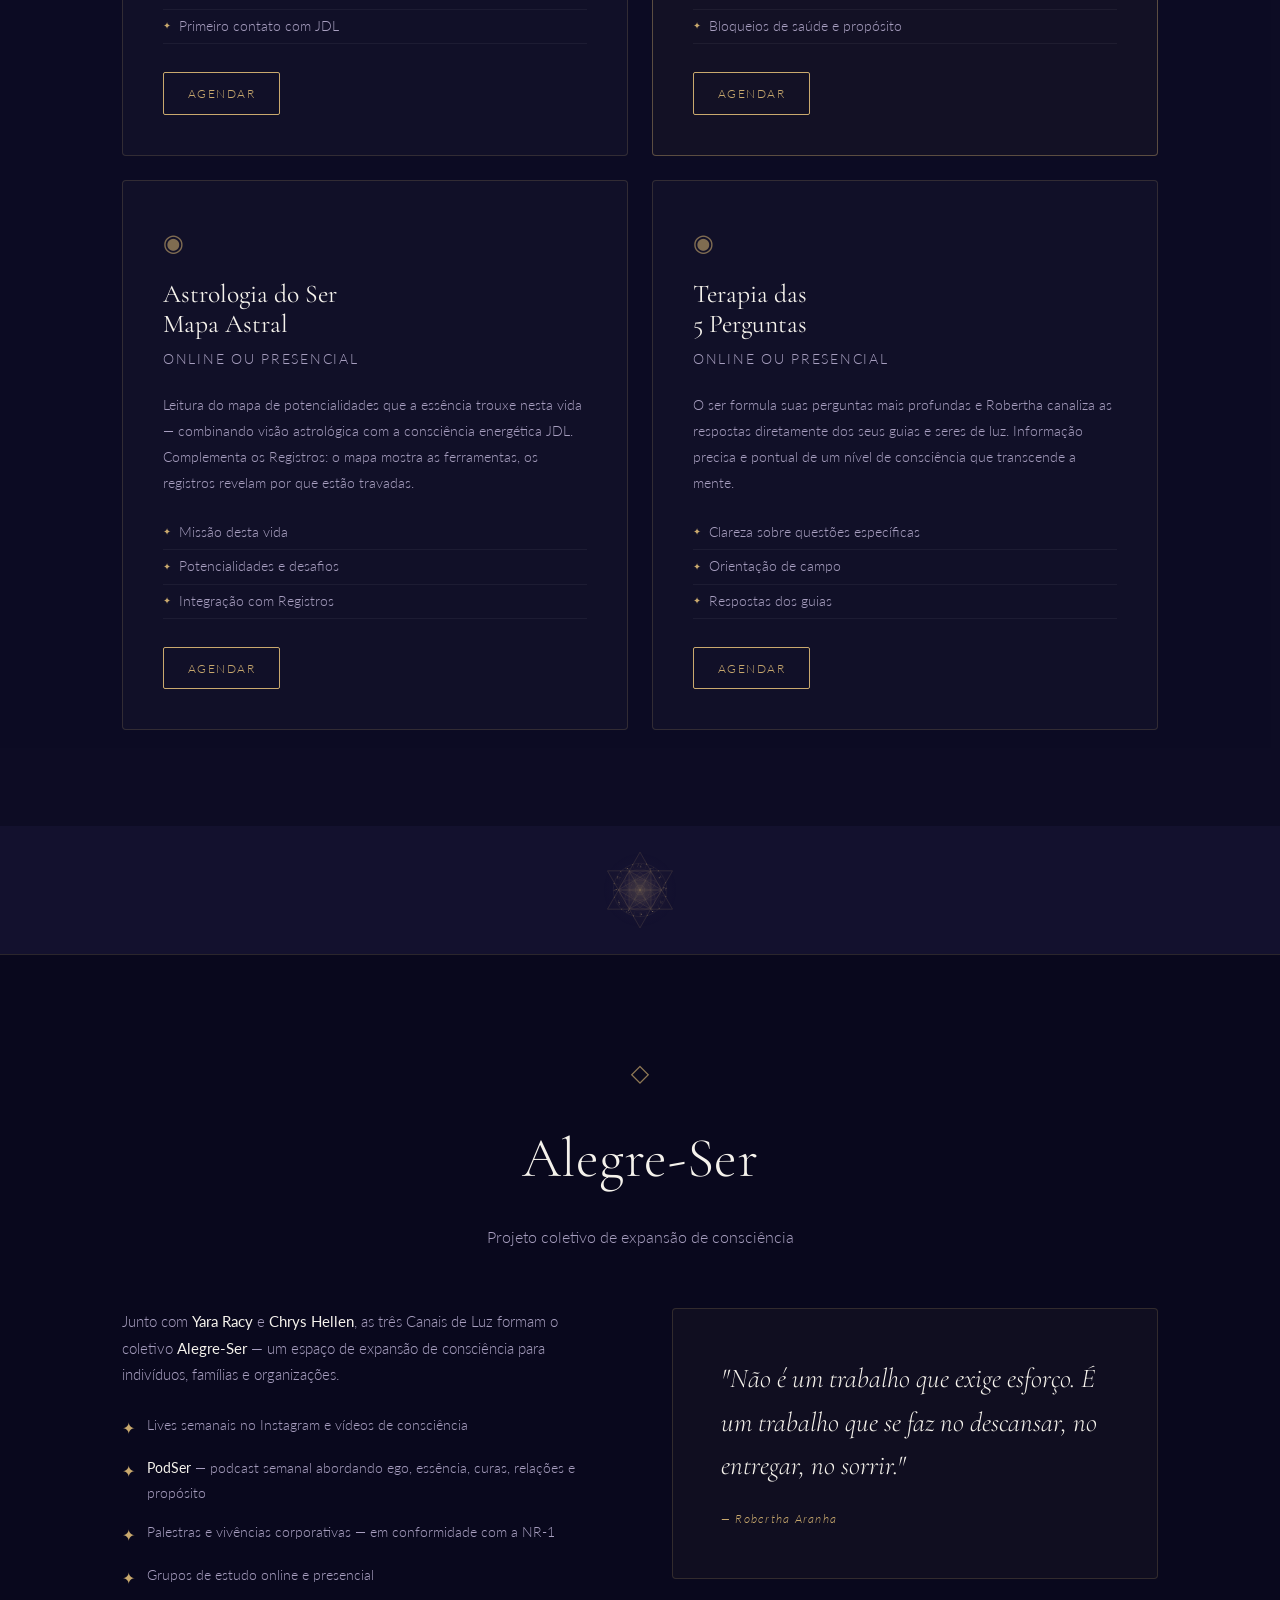
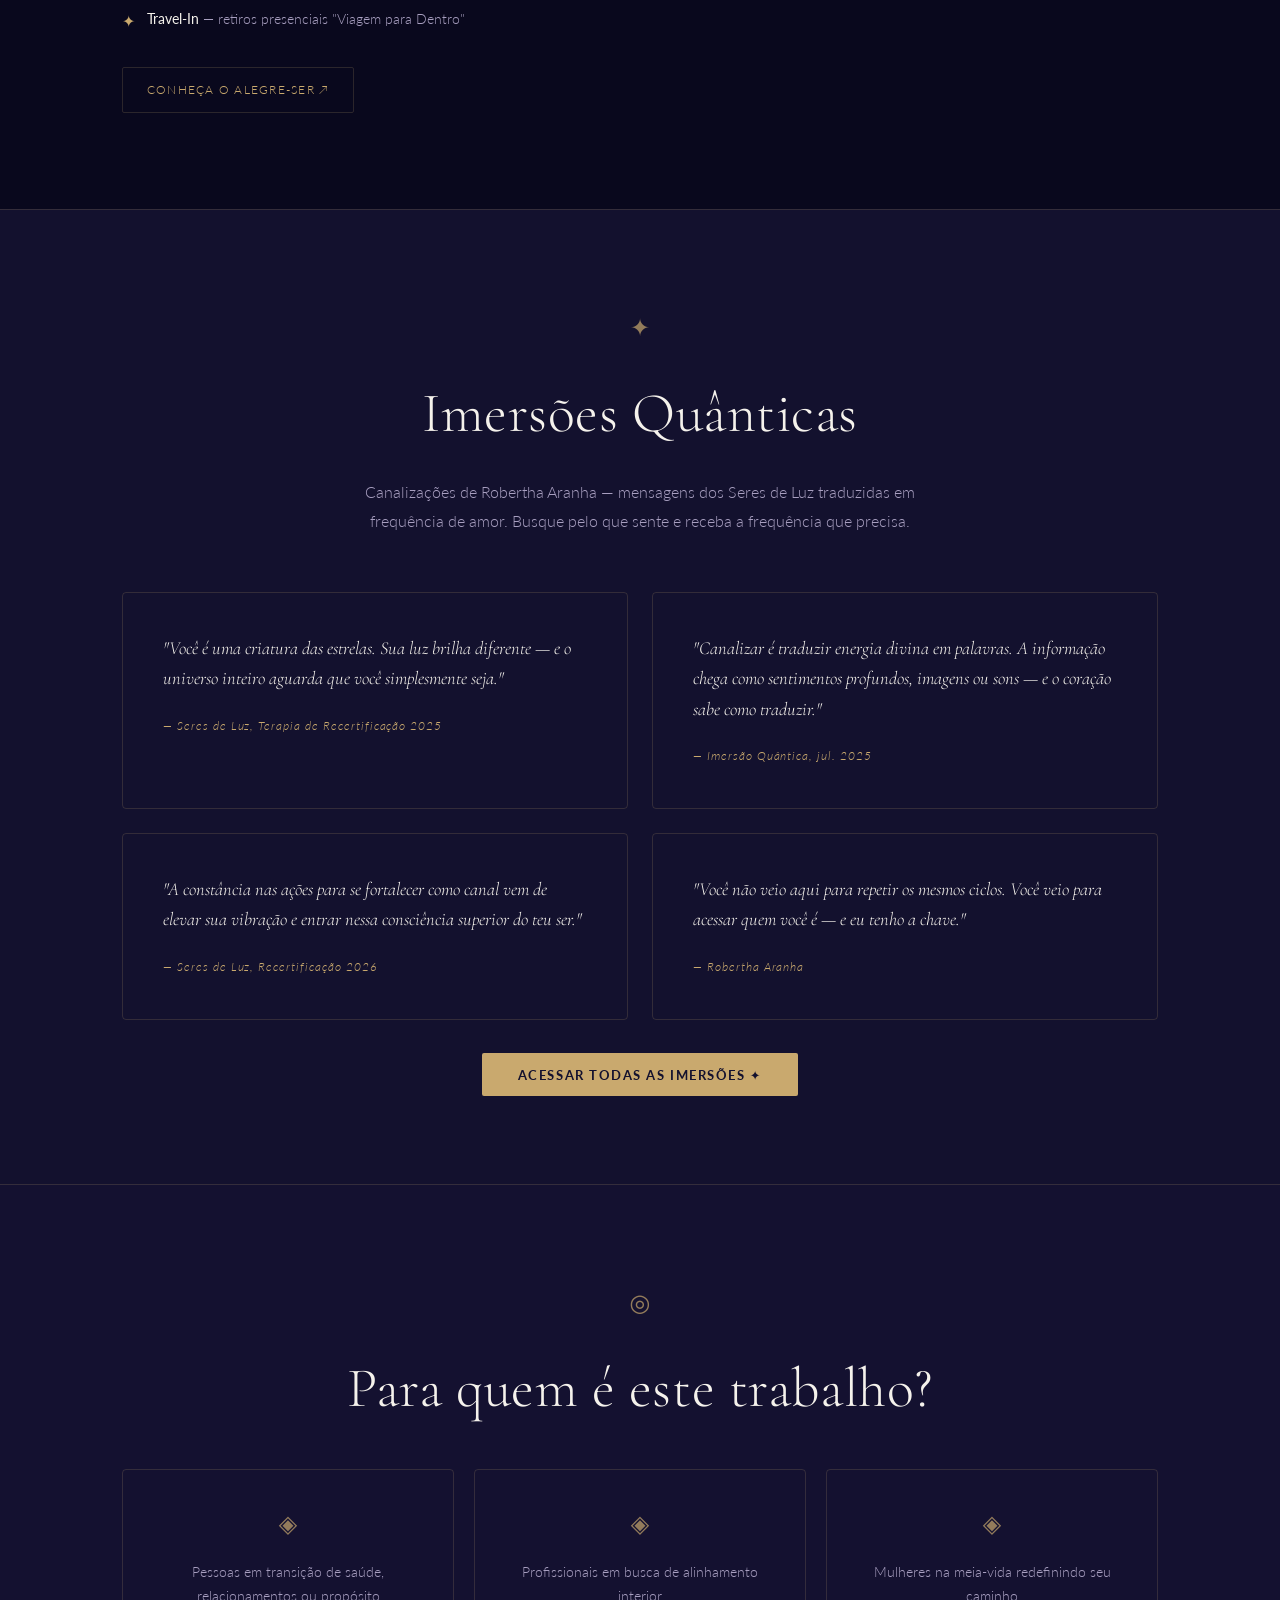
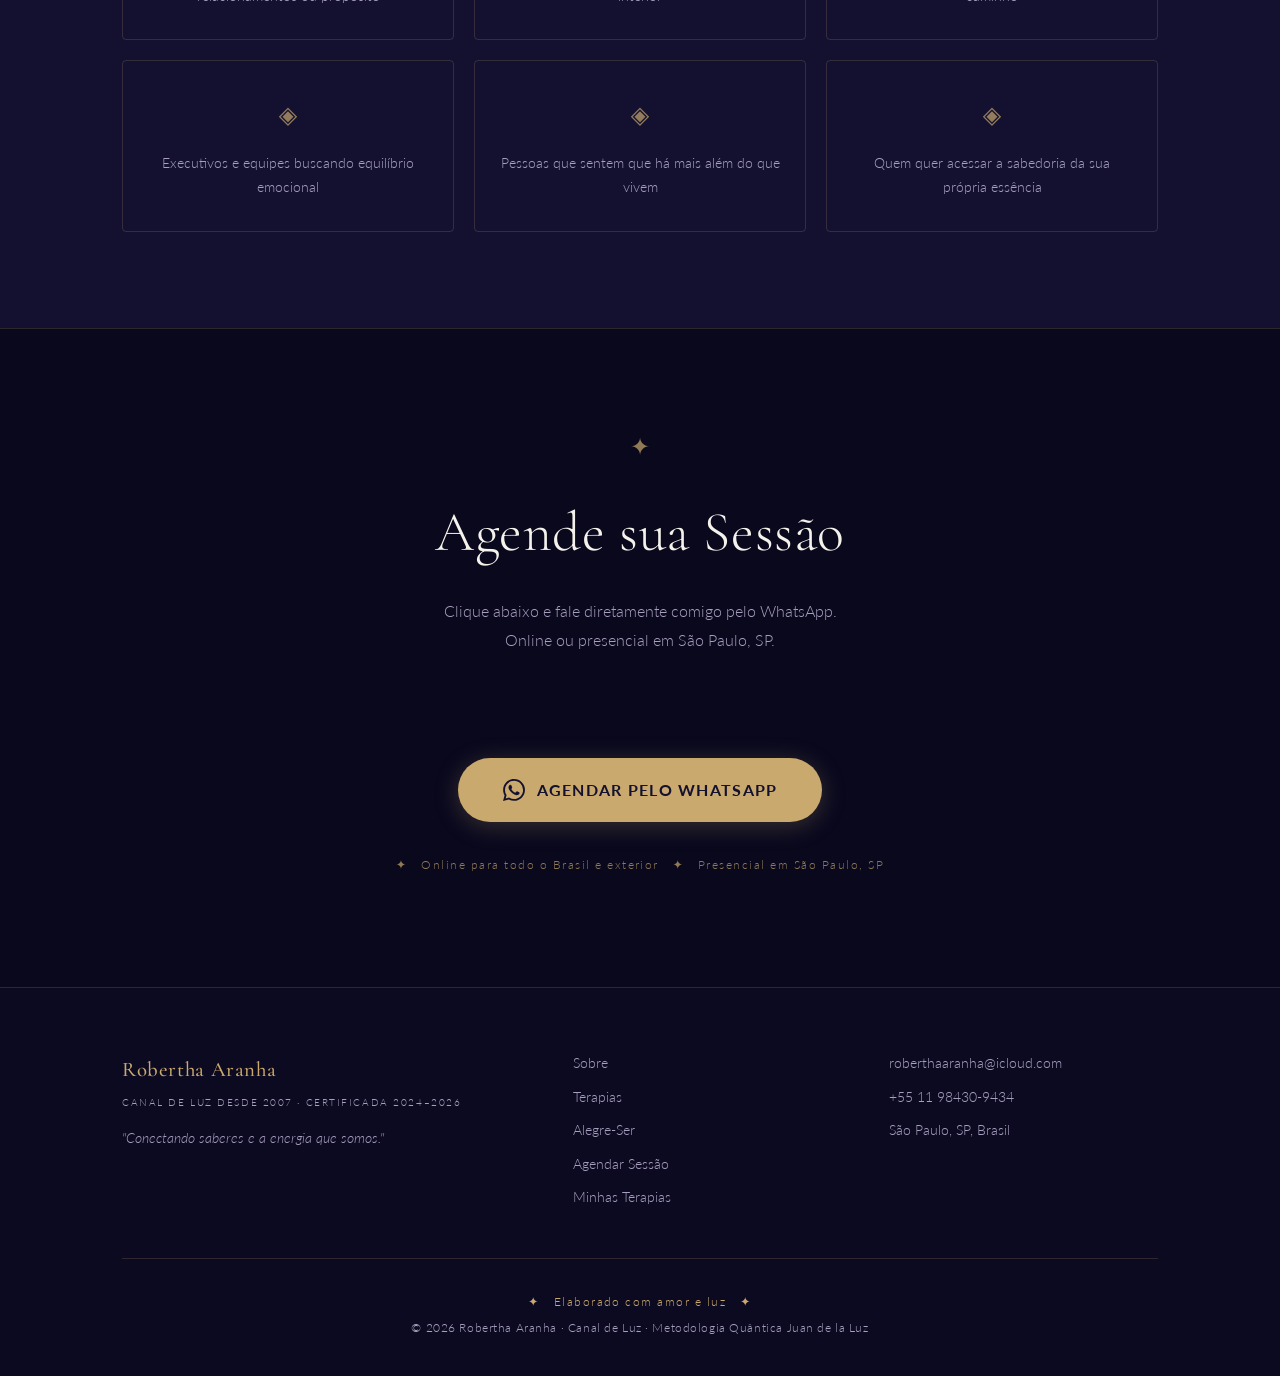
<file: index-atualizado.html>
<!DOCTYPE html>
<html lang="pt-BR">
<head>
  <meta charset="UTF-8" />
  <meta name="viewport" content="width=device-width, initial-scale=1.0" />
  <title>Robertha Aranha · Canal de Luz</title>
  <meta name="description" content="Robertha Aranha — Canal de Luz desde 2007, certificada na Metodologia Quântica Juan de la Luz 2024–2026. Terapia Consciência Multidimensional, Registros Akáshicos, Mapa Astral e mais.">
  <link rel="preconnect" href="https://fonts.googleapis.com">
  <link rel="preconnect" href="https://fonts.gstatic.com" crossorigin>
  <link href="https://fonts.googleapis.com/css2?family=Cormorant+Garamond:ital,wght@0,300;0,400;0,500;0,600;1,300;1,400&family=Lato:wght@300;400;700&display=swap" rel="stylesheet">
  <link rel="stylesheet" href="style.css?v=4" />
  <style>
    /* ── CONSTELAÇÕES ── */
    .const-line  { stroke: rgba(201,169,110,0.55); stroke-width: 0.7; fill: none; }
    .const-star  { fill: rgba(201,169,110,0.8); }
    .const-star.bright { fill: rgba(232,201,138,1); }
    .const-star.dim    { fill: rgba(201,169,110,0.5); }

    .const-group {
      cursor: pointer;
      opacity: 0.15;
      animation: constPulse 14s calc(var(--di,0) * 1.17s) ease-in-out infinite;
      transition: filter 0.3s;
    }
    .const-group:hover {
      opacity: 1 !important;
      animation-play-state: paused;
      filter: drop-shadow(0 0 5px rgba(232,201,138,0.7));
    }
    @keyframes constPulse {
      0%, 100%  { opacity: 0.1;  }
      15%, 35%  { opacity: 0.88; }
      50%, 85%  { opacity: 0.1;  }
    }

    /* ── MODAL ZODIACAL ── */
    .zodiac-modal {
      position: fixed; inset: 0; z-index: 999;
      background: rgba(5,4,18,0.88);
      backdrop-filter: blur(14px);
      display: flex; align-items: center; justify-content: center;
      padding: 2rem;
      opacity: 0; pointer-events: none;
      transition: opacity 0.4s;
    }
    .zodiac-modal.open { opacity: 1; pointer-events: all; }

    .modal-inner {
      background: linear-gradient(135deg, #17143A, #13112E);
      border: 1px solid rgba(201,169,110,0.3);
      border-radius: 6px;
      padding: 2.5rem 3rem;
      max-width: 580px; width: 100%;
      max-height: 85vh; overflow-y: auto;
      position: relative;
      transform: translateY(20px);
      transition: transform 0.4s;
    }
    .zodiac-modal.open .modal-inner { transform: translateY(0); }

    .modal-close {
      position: absolute; top: 1.25rem; right: 1.25rem;
      background: none; border: none;
      color: rgba(201,169,110,0.5); font-size: 1.1rem;
      cursor: pointer; transition: color 0.3s; line-height: 1;
    }
    .modal-close:hover { color: #C9A96E; }

    .modal-header {
      display: flex; align-items: center; gap: 1.25rem;
      margin-bottom: 1.5rem;
      padding-bottom: 1.25rem;
      border-bottom: 1px solid rgba(201,169,110,0.15);
    }
    .modal-glyph {
      font-size: 3rem; color: #C9A96E;
      line-height: 1; flex-shrink: 0;
      filter: drop-shadow(0 0 8px rgba(201,169,110,0.4));
    }
    .modal-sign-info { display: flex; flex-direction: column; gap: .2rem; }
    .modal-nome {
      font-family: 'Cormorant Garamond', serif;
      font-size: 2rem; font-weight: 300;
      color: #F5F2EC; line-height: 1;
    }
    .modal-periodo {
      font-size: .7rem; letter-spacing: .15em;
      text-transform: uppercase; color: #9B7FD4;
    }

    .modal-loading {
      text-align: center; padding: 2rem;
      color: rgba(201,169,110,0.5);
      font-size: .85rem; letter-spacing: .1em;
      animation: pulse2 1.4s ease-in-out infinite;
    }
    @keyframes pulse2 { 0%,100%{opacity:.3} 50%{opacity:1} }

    .modal-titulo {
      font-family: 'Cormorant Garamond', serif;
      font-size: 1.1rem; color: rgba(201,169,110,0.7);
      font-style: italic; margin-bottom: 1rem;
      font-weight: 300;
    }
    .modal-texto {
      color: #A89FC0; font-size: .92rem;
      line-height: 1.85; margin-bottom: 1.75rem;
      white-space: pre-line;
    }
    .modal-footer {
      display: flex; gap: 1rem; flex-wrap: wrap; align-items: center;
      justify-content: space-between;
      padding-top: 1.25rem;
      border-top: 1px solid rgba(201,169,110,0.12);
    }
    .modal-hint {
      font-size: .72rem; color: rgba(168,159,192,0.4);
      letter-spacing: .08em;
    }
    .btn-modal {
      background: var(--gold, #C9A96E); color: #13112E;
      padding: .6rem 1.5rem; font-size: .72rem;
      letter-spacing: .12em; text-transform: uppercase;
      font-weight: 700; border-radius: 2px;
      text-decoration: none; transition: background .3s;
      white-space: nowrap;
    }
    .btn-modal:hover { background: #E8C98A; }
  </style>
</head>
<body>
<canvas id="starfield" aria-hidden="true"></canvas>

  <!-- NAVEGAÇÃO -->
  <nav id="navbar">
    <div class="nav-inner">
      <a href="#hero" class="nav-logo">
        <span class="logo-name">Robertha Aranha</span>
        <span class="logo-sub">Canal de Luz</span>
      </a>
      <button class="nav-toggle" id="navToggle" aria-label="Menu">&#9776;</button>
      <ul class="nav-links" id="navLinks">
        <li><a href="#sobre">Sobre</a></li>
        <li><a href="#terapias">Terapias</a></li>
        <li><a href="#alegrese">Alegre-Ser</a></li>
        <li><a href="imersoes.html">Imersões Quânticas</a></li>
        <li><a href="#agendar">Contato</a></li>
        <li><a href="login.html">Minhas Terapias</a></li>
        <li><a href="#agendar" class="btn-nav">Agendar Sessão</a></li>
      </ul>
    </div>
  </nav>

  <!-- HERO -->
  <section id="hero">
    <!-- Lado esquerdo: texto -->
    <div class="hero-left">
      <div class="hero-left-inner">
        <p class="hero-pre">Metodologia Quântica Juan de la Luz®</p>
        <p class="hero-subtitle">Canal de Luz desde 2007</p>
        <blockquote class="hero-quote">"Você é uma criatura das estrelas. Sua luz brilha diferente e o universo inteiro aguarda que você simplesmente seja."</blockquote>
        <div class="hero-ctas">
          <a href="#terapias" class="btn-primary">Conheça as Terapias ✦</a>
          <a href="#agendar" class="btn-ghost">Agendar uma Sessão</a>
        </div>
      </div>
    </div>

    <!-- Símbolo no centro da tela -->
    <div class="hero-symbol-float">
      <img src="simbolo-robertha.svg" alt="Símbolo Robertha Aranha" />
    </div>
    <div class="hero-symbol-glow"></div>

    <!-- Lado direito: foto -->
    <div class="hero-right">
      <img src="robertha-rosa-sem-fundo.png" alt="Robertha Aranha" class="hero-photo-img" />
      <div class="hero-right-veil"></div>
    </div>

    <div class="hero-scroll">&#8595;</div>
  </section>

  <!-- SOBRE -->
  <section id="sobre">
    <div class="container">
      <div class="section-symbol">◎</div>
      <h2 class="section-title">Quem sou eu</h2>
      <div class="sobre-grid">
        <div class="sobre-text">
          <p class="sobre-lead">Advogada, Psicóloga e Mestra em Artes pela Unicamp — que encontrou o cosmos.</p>
          <p>Desde os 15 anos busco as dimensões mais profundas da consciência. Em 2007, o encontro com o Mestre Juan de la Luz reuniu todos os conhecimentos fragmentados em um único fio dourado de sentido, amor e luz.</p>
          <p>Sou Canal de Luz desde 2007 na Metodologia Quântica JDL — com <strong>certificação 2024–2026</strong> e a mais longa trajetória documentada entre todos os Canais de Luz no Brasil.</p>
          <p>Meu diferencial único: a rara capacidade de unir o Direito (estrutura e mediação), a Psicologia (padrões e inconsciente), as Artes e quase duas décadas ao lado do Mestre — para acessar a <em>Biblioteca Estelar</em> e traduzir essa sabedoria em linguagem que cada ser pode integrar na vida concreta.</p>
          <p>Em 2025–2026, atravessei e venci um processo oncológico continuando ativa como canal. Essa travessia representa a mais profunda integração entre o que se sabe e o que se vive na matéria — tornando minha presença ainda mais poderosa e autêntica.</p>
          <p class="sobre-loc">✦ &nbsp; São Paulo, SP, Brasil</p>
        </div>
        <div class="sobre-dons">
          <h3>Arquetipos &amp; Dons</h3>
          <div class="don-item">
            <span class="don-symbol">◈</span>
            <div>
              <strong>Guardiã da Biblioteca Estelar</strong>
              <p>Acesso privilegiado ao repositório cósmico de sabedoria. Entrego a cada ser a chave de acesso aos seus próprios registros.</p>
            </div>
          </div>
          <div class="don-item">
            <span class="don-symbol">◈</span>
            <div>
              <strong>Tradutora de Sabedoria Universal</strong>
              <p>Traduzo frequências ancestrais em linguagem que o ser pode integrar e manifestar na matéria.</p>
            </div>
          </div>
          <div class="don-item">
            <span class="don-symbol">◈</span>
            <div>
              <strong>Geometria da Consciência</strong>
              <p>Organizo campos energéticos complexos em mapas claros — equilibrando espiritual e material, feminino e masculino.</p>
            </div>
          </div>
          <div class="don-item">
            <span class="don-symbol">◈</span>
            <div>
              <strong>Integração Multidimensional</strong>
              <p>Ponte entre o mundo estelar e o mundo concreto. Acesso simultâneo às dimensões da essência, dos registros e da matéria.</p>
            </div>
          </div>
        </div>
      </div>
    </div>
  </section>

  <!-- DIVISOR MERKABÁ -->
  <div class="merkaba-divider"><img src="simbolo-robertha.svg" alt="" aria-hidden="true" /></div>

  <!-- CITAÇÃO ÂNCORA -->
  <section class="quote-section">
    <div class="container">
      <blockquote>
        <p>"Minhas terapias são como mapas abertos sobre a mesa, mostrando a direção e os pontos exatos para acessar a potencialidade."</p>
        <cite>— Robertha Aranha</cite>
      </blockquote>
    </div>
  </section>

  <!-- TERAPIAS -->
  <section id="terapias">
    <div class="container">
      <div class="section-symbol">✧</div>
      <h2 class="section-title">Terapias &amp; Sessões</h2>
      <p class="section-sub">Experiências únicas que só existem através de quase duas décadas de processo e acesso à Biblioteca Estelar.</p>
      <div class="terapias-grid">

        <div class="terapia-card">
          <div class="card-symbol">◉</div>
          <h3>Consciência<br>Multidimensional</h3>
          <p class="card-tag">Online ou Presencial</p>
          <p>Terapia base da Metodologia JDL, criada pelo Mestre especificamente para Robertha. Abre o campo de consciência do ser — conectando personalidade à sabedoria da essência. Ideal para primeiro contato com a metodologia.</p>
          <ul>
            <li>Expansão de consciência</li>
            <li>Conexão com a essência</li>
            <li>Primeiro contato com JDL</li>
          </ul>
          <a href="#agendar" class="btn-card">Agendar</a>
        </div>

        <div class="terapia-card featured">
          <div class="card-symbol">◉</div>
          <div class="card-badge">Mais buscada</div>
          <h3>Registros<br>Akáshicos</h3>
          <p class="card-tag">Online ou Presencial</p>
          <p>Robertha entra na Biblioteca Estelar e traz a história-raiz do padrão que o ser carrega. Não é hipnose nem regressão: é ativação real de consciência. O ser recebe a chave de acesso aos seus próprios registros.</p>
          <ul>
            <li>Padrões em relacionamentos</li>
            <li>Ciclos na vida profissional</li>
            <li>Bloqueios de saúde e propósito</li>
          </ul>
          <a href="#agendar" class="btn-card">Agendar</a>
        </div>

        <div class="terapia-card">
          <div class="card-symbol">◉</div>
          <h3>Astrologia do Ser<br>Mapa Astral</h3>
          <p class="card-tag">Online ou Presencial</p>
          <p>Leitura do mapa de potencialidades que a essência trouxe nesta vida — combinando visão astrológica com a consciência energética JDL. Complementa os Registros: o mapa mostra as ferramentas, os registros revelam por que estão travadas.</p>
          <ul>
            <li>Missão desta vida</li>
            <li>Potencialidades e desafios</li>
            <li>Integração com Registros</li>
          </ul>
          <a href="#agendar" class="btn-card">Agendar</a>
        </div>

        <div class="terapia-card">
          <div class="card-symbol">◉</div>
          <h3>Terapia das<br>5 Perguntas</h3>
          <p class="card-tag">Online ou Presencial</p>
          <p>O ser formula suas perguntas mais profundas e Robertha canaliza as respostas diretamente dos seus guias e seres de luz. Informação precisa e pontual de um nível de consciência que transcende a mente.</p>
          <ul>
            <li>Clareza sobre questões específicas</li>
            <li>Orientação de campo</li>
            <li>Respostas dos guias</li>
          </ul>
          <a href="#agendar" class="btn-card">Agendar</a>
        </div>

      </div>
    </div>
  </section>

  <!-- DIVISOR MERKABÁ -->
  <div class="merkaba-divider"><img src="simbolo-robertha.svg" alt="" aria-hidden="true" /></div>

  <!-- ALEGRE-SER -->
  <section id="alegrese">
    <div class="container">
      <div class="section-symbol">◇</div>
      <h2 class="section-title">Alegre-Ser</h2>
      <p class="section-sub">Projeto coletivo de expansão de consciência</p>
      <div class="alegrese-grid">
        <div class="alegrese-text">
          <p>Junto com <strong>Yara Racy</strong> e <strong>Chrys Hellen</strong>, as três Canais de Luz formam o coletivo <strong>Alegre-Ser</strong> — um espaço de expansão de consciência para indivíduos, famílias e organizações.</p>
          <div class="alegrese-items">
            <div class="alegrese-item">
              <span>✦</span>
              <p>Lives semanais no Instagram e vídeos de consciência</p>
            </div>
            <div class="alegrese-item">
              <span>✦</span>
              <p><strong>PodSer</strong> — podcast semanal abordando ego, essência, curas, relações e propósito</p>
            </div>
            <div class="alegrese-item">
              <span>✦</span>
              <p>Palestras e vivências corporativas — em conformidade com a NR-1</p>
            </div>
            <div class="alegrese-item">
              <span>✦</span>
              <p>Grupos de estudo online e presencial</p>
            </div>
            <div class="alegrese-item">
              <span>✦</span>
              <p><strong>Travel-In</strong> — retiros presenciais "Viagem para Dentro"</p>
            </div>
          </div>
          <a href="https://alegre-ser.com.br" target="_blank" rel="noopener" class="btn-ghost-dark">Conheça o Alegre-Ser ↗</a>
        </div>
        <div class="alegrese-quote">
          <p class="big-quote">"Não é um trabalho que exige esforço. É um trabalho que se faz no descansar, no entregar, no sorrir."</p>
          <cite>— Robertha Aranha</cite>
        </div>
      </div>
    </div>
  </section>

  <!-- IMERSÕES QUÂNTICAS -->
  <section id="frases">
    <div class="container">
      <div class="section-symbol">✦</div>
      <h2 class="section-title">Imersões Quânticas</h2>
      <p class="section-sub">Canalizações de Robertha Aranha — mensagens dos Seres de Luz traduzidas em frequência de amor. Busque pelo que sente e receba a frequência que precisa.</p>
      <div class="frases-grid">
        <div class="frase-card">
          <p>"Você é uma criatura das estrelas. Sua luz brilha diferente — e o universo inteiro aguarda que você simplesmente seja."</p>
          <cite>— Seres de Luz, Terapia de Recertificação 2025</cite>
        </div>
        <div class="frase-card">
          <p>"Canalizar é traduzir energia divina em palavras. A informação chega como sentimentos profundos, imagens ou sons — e o coração sabe como traduzir."</p>
          <cite>— Imersão Quântica, jul. 2025</cite>
        </div>
        <div class="frase-card">
          <p>"A constância nas ações para se fortalecer como canal vem de elevar sua vibração e entrar nessa consciência superior do teu ser."</p>
          <cite>— Seres de Luz, Recertificação 2026</cite>
        </div>
        <div class="frase-card">
          <p>"Você não veio aqui para repetir os mesmos ciclos. Você veio para acessar quem você é — e eu tenho a chave."</p>
          <cite>— Robertha Aranha</cite>
        </div>
      </div>
      <div style="text-align:center;margin-top:2.5rem">
        <a href="imersoes.html" class="btn-primary">Acessar todas as Imersões ✦</a>
      </div>
    </div>
  </section>

  <!-- PÚBLICO / PARA QUEM -->
  <section id="paraquem">
    <div class="container">
      <div class="section-symbol">◎</div>
      <h2 class="section-title">Para quem é este trabalho?</h2>
      <div class="paraquem-grid">
        <div class="paraquem-item">
          <span class="paraquem-icon">◈</span>
          <p>Pessoas em transição de saúde, relacionamentos ou propósito</p>
        </div>
        <div class="paraquem-item">
          <span class="paraquem-icon">◈</span>
          <p>Profissionais em busca de alinhamento interior</p>
        </div>
        <div class="paraquem-item">
          <span class="paraquem-icon">◈</span>
          <p>Mulheres na meia-vida redefinindo seu caminho</p>
        </div>
        <div class="paraquem-item">
          <span class="paraquem-icon">◈</span>
          <p>Executivos e equipes buscando equilíbrio emocional</p>
        </div>
        <div class="paraquem-item">
          <span class="paraquem-icon">◈</span>
          <p>Pessoas que sentem que há mais além do que vivem</p>
        </div>
        <div class="paraquem-item">
          <span class="paraquem-icon">◈</span>
          <p>Quem quer acessar a sabedoria da sua própria essência</p>
        </div>
      </div>
    </div>
  </section>

  <!-- AGENDAMENTO / CONTATO -->
  <section id="agendar">
    <div class="container">
      <div class="section-symbol">✦</div>
      <h2 class="section-title">Agende sua Sessão</h2>
      <p class="section-sub">Clique abaixo e fale diretamente comigo pelo WhatsApp.<br>Online ou presencial em São Paulo, SP.</p>
      <div class="agendar-whatsapp">
        <a href="https://wa.me/5511984309434" target="_blank" rel="noopener" class="btn-whatsapp">
          <svg xmlns="http://www.w3.org/2000/svg" viewBox="0 0 24 24" fill="currentColor" width="22" height="22"><path d="M17.472 14.382c-.297-.149-1.758-.867-2.03-.967-.273-.099-.471-.148-.67.15-.197.297-.767.966-.94 1.164-.173.199-.347.223-.644.075-.297-.15-1.255-.463-2.39-1.475-.883-.788-1.48-1.761-1.653-2.059-.173-.297-.018-.458.13-.606.134-.133.298-.347.446-.52.149-.174.198-.298.298-.497.099-.198.05-.371-.025-.52-.075-.149-.669-1.612-.916-2.207-.242-.579-.487-.5-.669-.51-.173-.008-.371-.01-.57-.01-.198 0-.52.074-.792.372-.272.297-1.04 1.016-1.04 2.479 0 1.462 1.065 2.875 1.213 3.074.149.198 2.096 3.2 5.077 4.487.709.306 1.262.489 1.694.625.712.227 1.36.195 1.871.118.571-.085 1.758-.719 2.006-1.413.248-.694.248-1.289.173-1.413-.074-.124-.272-.198-.57-.347m-5.421 7.403h-.004a9.87 9.87 0 01-5.031-1.378l-.361-.214-3.741.982.998-3.648-.235-.374a9.86 9.86 0 01-1.51-5.26c.001-5.45 4.436-9.884 9.888-9.884 2.64 0 5.122 1.03 6.988 2.898a9.825 9.825 0 012.893 6.994c-.003 5.45-4.437 9.884-9.885 9.884m8.413-18.297A11.815 11.815 0 0012.05 0C5.495 0 .16 5.335.157 11.892c0 2.096.547 4.142 1.588 5.945L.057 24l6.305-1.654a11.882 11.882 0 005.683 1.448h.005c6.554 0 11.89-5.335 11.893-11.893a11.821 11.821 0 00-3.48-8.413z"/></svg>
          Agendar pelo WhatsApp
        </a>
        <p class="agendar-info-sub">✦ &nbsp; Online para todo o Brasil e exterior &nbsp; ✦ &nbsp; Presencial em São Paulo, SP</p>
      </div>
    </div>
  </section>

  <!-- CONTATO -->
  <section id="contato" style="display:none"></section>

  <!-- FOOTER -->
  <footer>
    <div class="container">
      <div class="footer-inner">
        <div class="footer-brand">
          <span class="logo-name">Robertha Aranha</span>
          <span class="logo-sub">Canal de Luz desde 2007 · Certificada 2024–2026</span>
          <p>"Conectando saberes e a energia que somos."</p>
        </div>
        <div class="footer-links">
          <a href="#sobre">Sobre</a>
          <a href="#terapias">Terapias</a>
          <a href="#alegrese">Alegre-Ser</a>
          <a href="#agendar">Agendar Sessão</a>
          <a href="login.html">Minhas Terapias</a>
        </div>
        <div class="footer-contact">
          <a href="mailto:roberthaaranha@icloud.com">roberthaaranha@icloud.com</a>
          <a href="https://wa.me/5511984309434" target="_blank" rel="noopener">+55 11 98430-9434</a>
          <span>São Paulo, SP, Brasil</span>
        </div>
      </div>
      <div class="footer-bottom">
        <p>✦ &nbsp; Elaborado com amor e luz &nbsp; ✦</p>
        <p class="footer-small">&copy; 2026 Robertha Aranha · Canal de Luz · Metodologia Quântica Juan de la Luz</p>
      </div>
    </div>
  </footer>

  <script src="main.js"></script>

  <!-- MODAL ZODIACAL -->
  <div class="zodiac-modal" id="zodiacModal">
    <div class="modal-inner">
      <button class="modal-close" id="modalClose">✕</button>
      <div class="modal-header">
        <span class="modal-glyph" id="modalGlifo"></span>
        <div class="modal-sign-info">
          <span class="modal-nome" id="modalNome"></span>
          <span class="modal-periodo" id="modalPeriodo"></span>
        </div>
      </div>
      <div class="modal-loading" id="modalLoading" style="display:none">✦ &nbsp; Buscando sua imersão no acervo...</div>
      <p class="modal-titulo" id="modalTitulo"></p>
      <p class="modal-texto" id="modalTexto"></p>
      <div class="modal-footer">
        <span class="modal-hint">Clique fora ou pressione ESC para fechar</span>
        <a href="imersoes.html" class="btn-modal" id="modalVerMais">Ver mais imersões ✦</a>
      </div>
    </div>
  </div>

  <script src="zodiaco.js"></script>
  <script>
  (function(){
    const canvas = document.getElementById('starfield');
    const ctx = canvas.getContext('2d');
    let W, H, stars = [], shooting = null, shootTimer = 0;

    function resize(){
      W = canvas.width  = window.innerWidth;
      H = canvas.height = window.innerHeight;
    }

    function randBetween(a, b){ return a + Math.random()*(b-a); }

    function initStars(){
      stars = [];
      const count = Math.floor((W * H) / 1800);
      for(let i = 0; i < count; i++){
        const layer = Math.random();
        stars.push({
          x: Math.random() * W,
          y: Math.random() * H,
          r: layer < 0.5 ? randBetween(0.5, 1.2) : randBetween(1.2, 2.4),
          baseAlpha: layer < 0.5 ? randBetween(0.4, 0.75) : randBetween(0.7, 1.0),
          alpha: 0,
          twinkleSpeed: randBetween(0.005, 0.018),
          twinklePhase: Math.random() * Math.PI * 2,
          color: Math.random() < 0.55 ? '#C9A96E' : Math.random() < 0.2 ? '#E8C98A' : Math.random() < 0.15 ? '#9B7FD4' : '#ffffff'
        });
      }
    }

    function spawnShooting(){
      const x = Math.random() * W * 0.8;
      const y = Math.random() * H * 0.4;
      shooting = { x, y, dx: randBetween(3,6), dy: randBetween(1.5,3), len: randBetween(80,160), alpha: 1 };
    }

    function draw(ts){
      ctx.clearRect(0, 0, W, H);

      // stars
      for(const s of stars){
        s.twinklePhase += s.twinkleSpeed;
        s.alpha = s.baseAlpha * (0.6 + 0.4 * Math.sin(s.twinklePhase));
        const glow = ctx.createRadialGradient(s.x, s.y, 0, s.x, s.y, s.r * 4);
        glow.addColorStop(0,   s.color.replace(')', `,${s.alpha})`).replace('rgb', 'rgba').replace('#C9A96E', `rgba(201,169,110,${s.alpha})`).replace('#E8C98A', `rgba(232,201,138,${s.alpha})`).replace('#9B7FD4', `rgba(155,127,212,${s.alpha})`).replace('#ffffff', `rgba(255,255,255,${s.alpha})`));
        glow.addColorStop(0.3, s.color === '#C9A96E' ? `rgba(201,169,110,${s.alpha * 0.4})` : s.color === '#E8C98A' ? `rgba(232,201,138,${s.alpha * 0.4})` : s.color === '#9B7FD4' ? `rgba(155,127,212,${s.alpha * 0.4})` : `rgba(255,255,255,${s.alpha * 0.4})`);
        glow.addColorStop(1,   'rgba(0,0,0,0)');
        ctx.beginPath();
        ctx.arc(s.x, s.y, s.r * 4, 0, Math.PI*2);
        ctx.fillStyle = glow;
        ctx.globalAlpha = 1;
        ctx.fill();
        // bright core
        ctx.beginPath();
        ctx.arc(s.x, s.y, s.r * 0.6, 0, Math.PI*2);
        ctx.fillStyle = '#ffffff';
        ctx.globalAlpha = s.alpha * 0.9;
        ctx.fill();
      }

      // shooting star
      shootTimer++;
      if(shootTimer > 420 && !shooting){ spawnShooting(); shootTimer = 0; }
      if(shooting){
        const grad = ctx.createLinearGradient(
          shooting.x - shooting.dx * shooting.len / 5, shooting.y - shooting.dy * shooting.len / 5,
          shooting.x, shooting.y
        );
        grad.addColorStop(0, 'rgba(255,255,255,0)');
        grad.addColorStop(1, `rgba(255,255,255,${shooting.alpha})`);
        ctx.beginPath();
        ctx.moveTo(shooting.x - shooting.dx * shooting.len / 5, shooting.y - shooting.dy * shooting.len / 5);
        ctx.lineTo(shooting.x, shooting.y);
        ctx.strokeStyle = grad;
        ctx.lineWidth = 1.5;
        ctx.globalAlpha = shooting.alpha;
        ctx.stroke();
        shooting.x += shooting.dx;
        shooting.y += shooting.dy;
        shooting.alpha -= 0.018;
        if(shooting.alpha <= 0 || shooting.x > W) shooting = null;
      }

      ctx.globalAlpha = 1;
      requestAnimationFrame(draw);
    }

    window.addEventListener('resize', ()=>{ resize(); initStars(); });
    // re-measure height when content loads
    window.addEventListener('load', ()=>{ resize(); initStars(); });
    resize(); initStars();
    requestAnimationFrame(draw);
  })();
  </script>
</body>
</html>
</file>
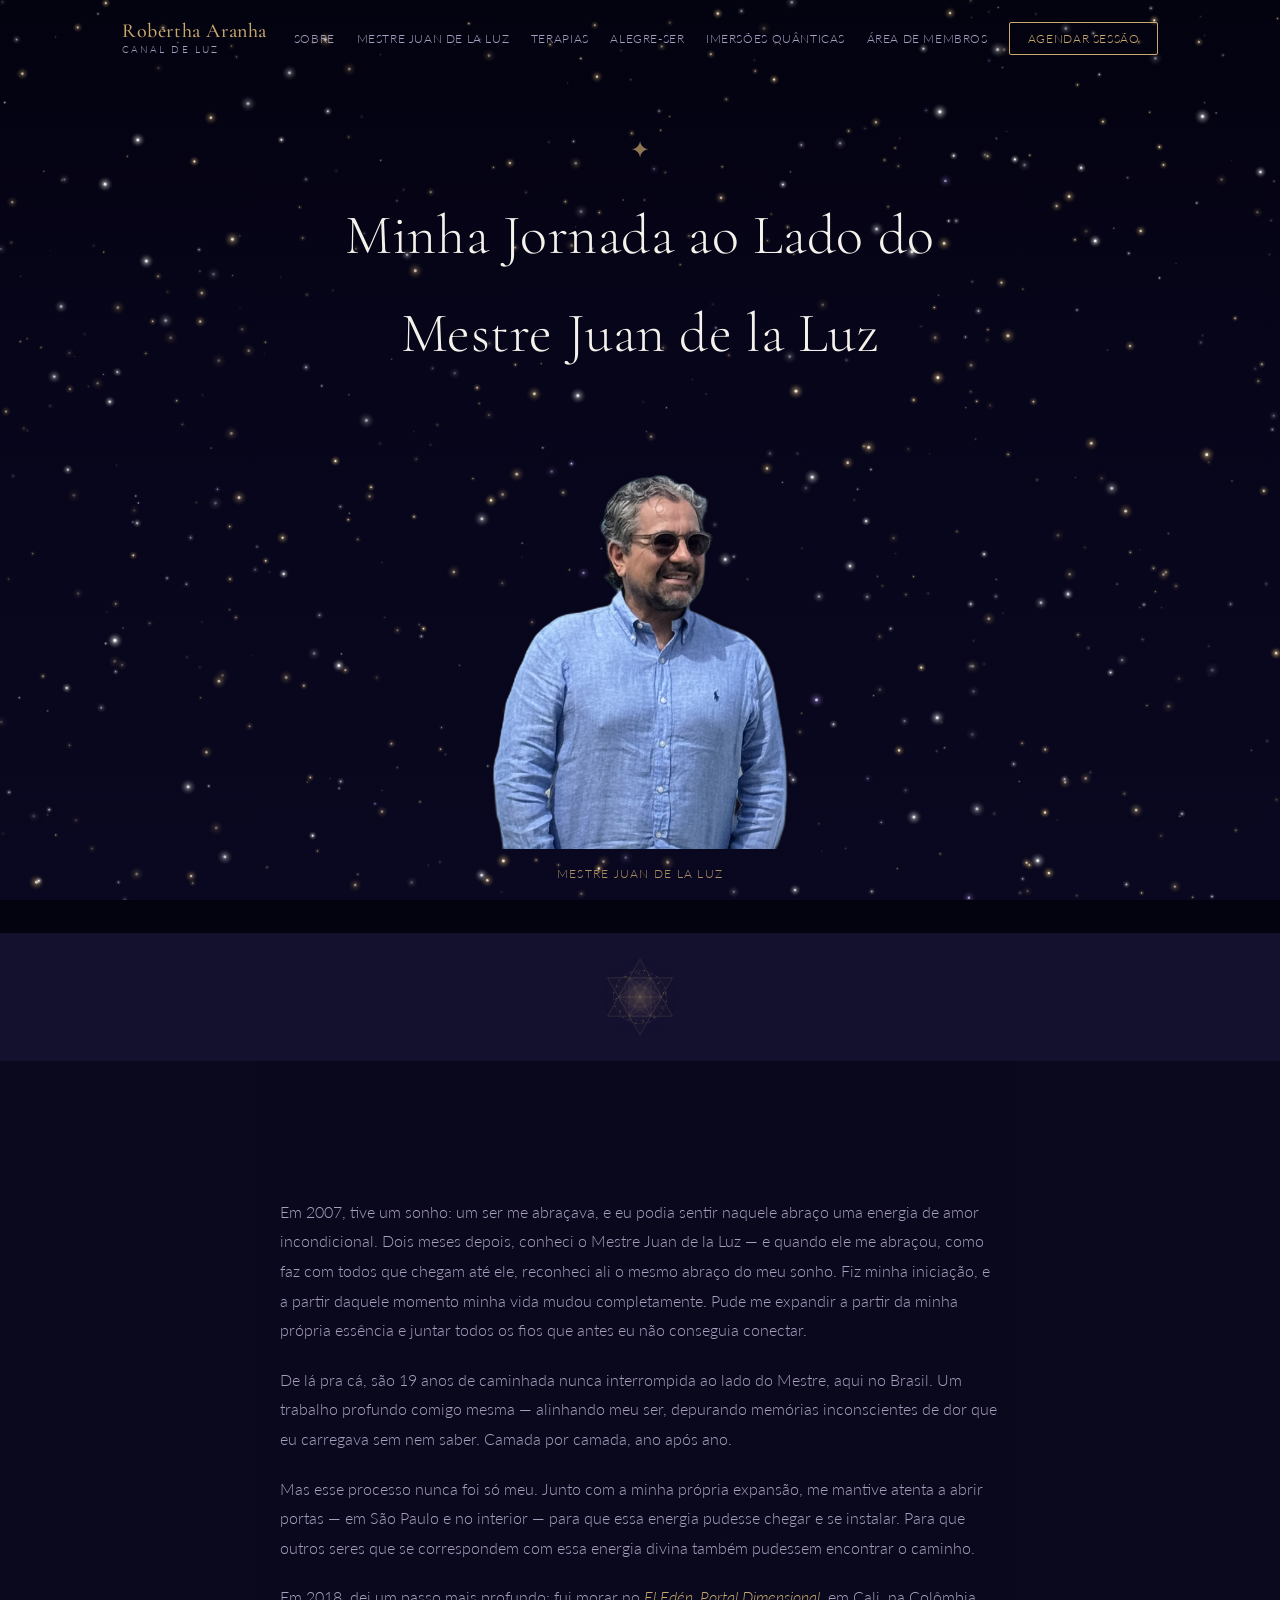
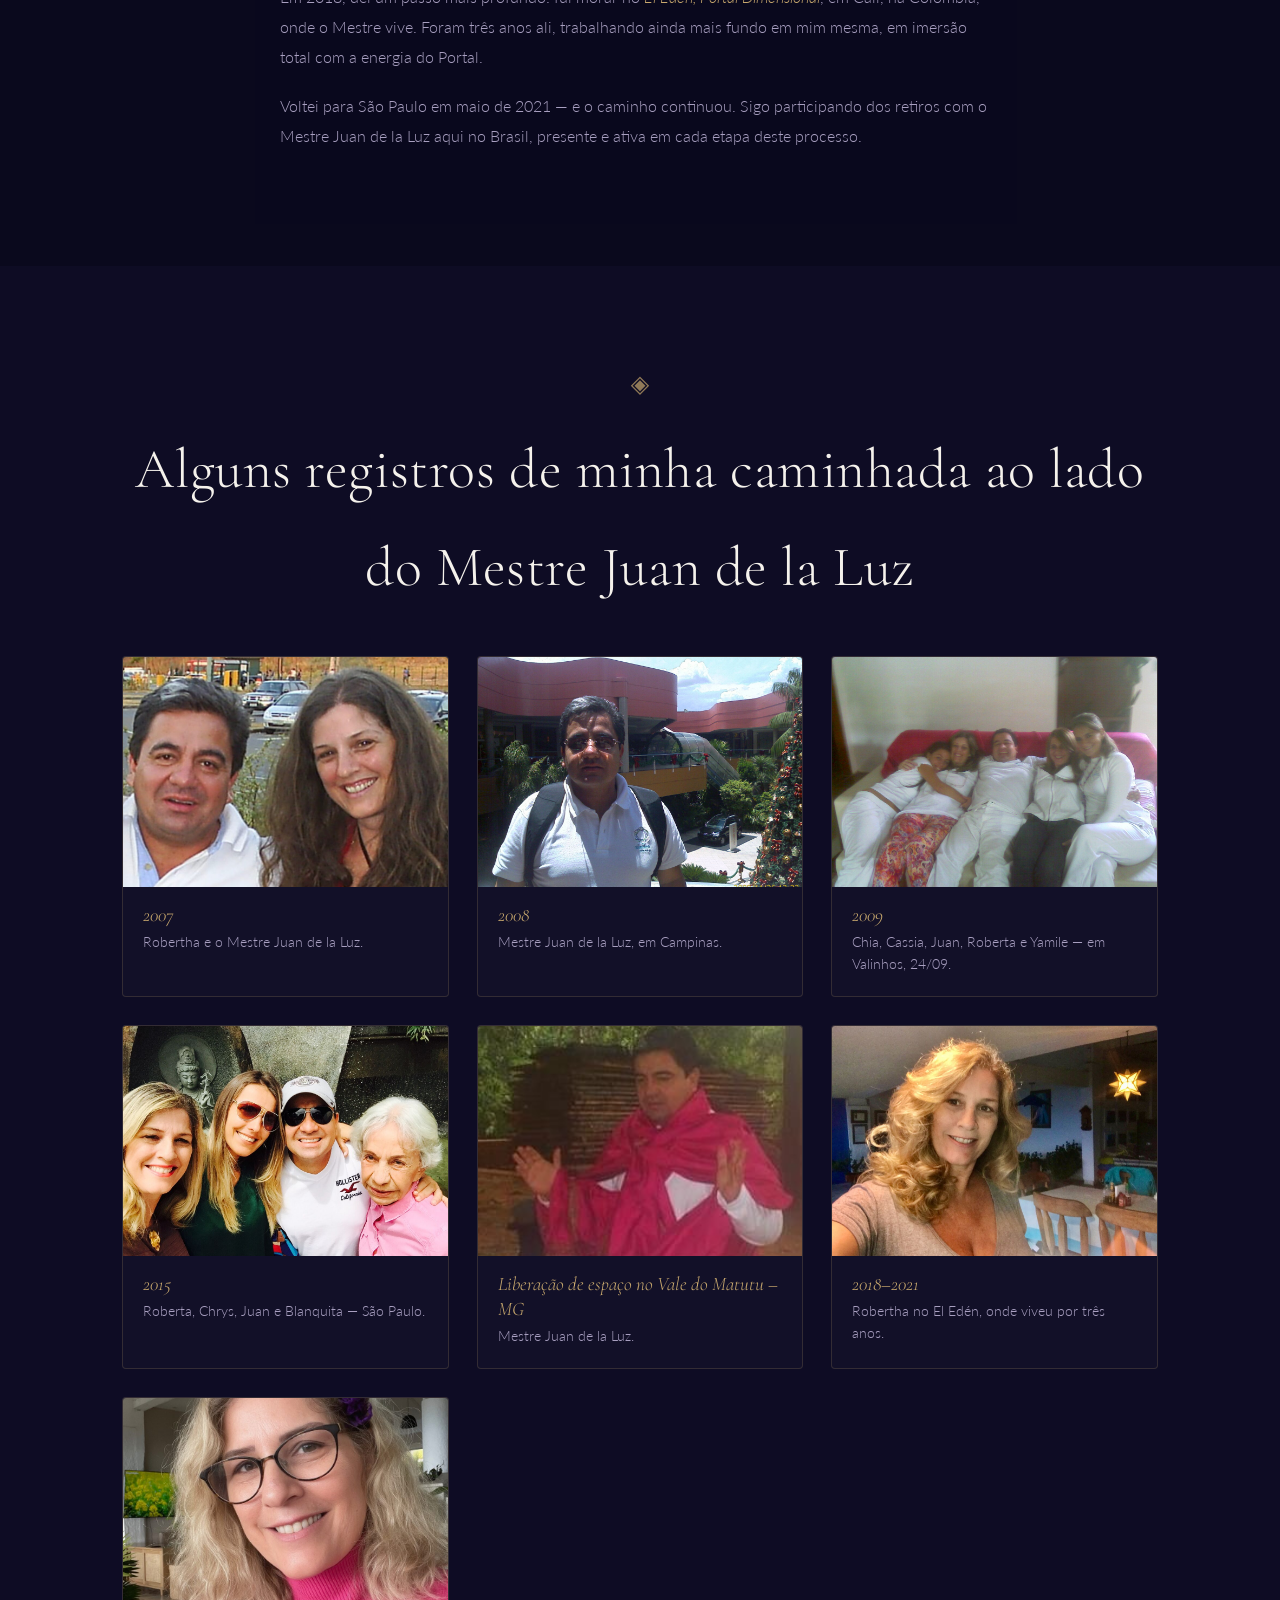
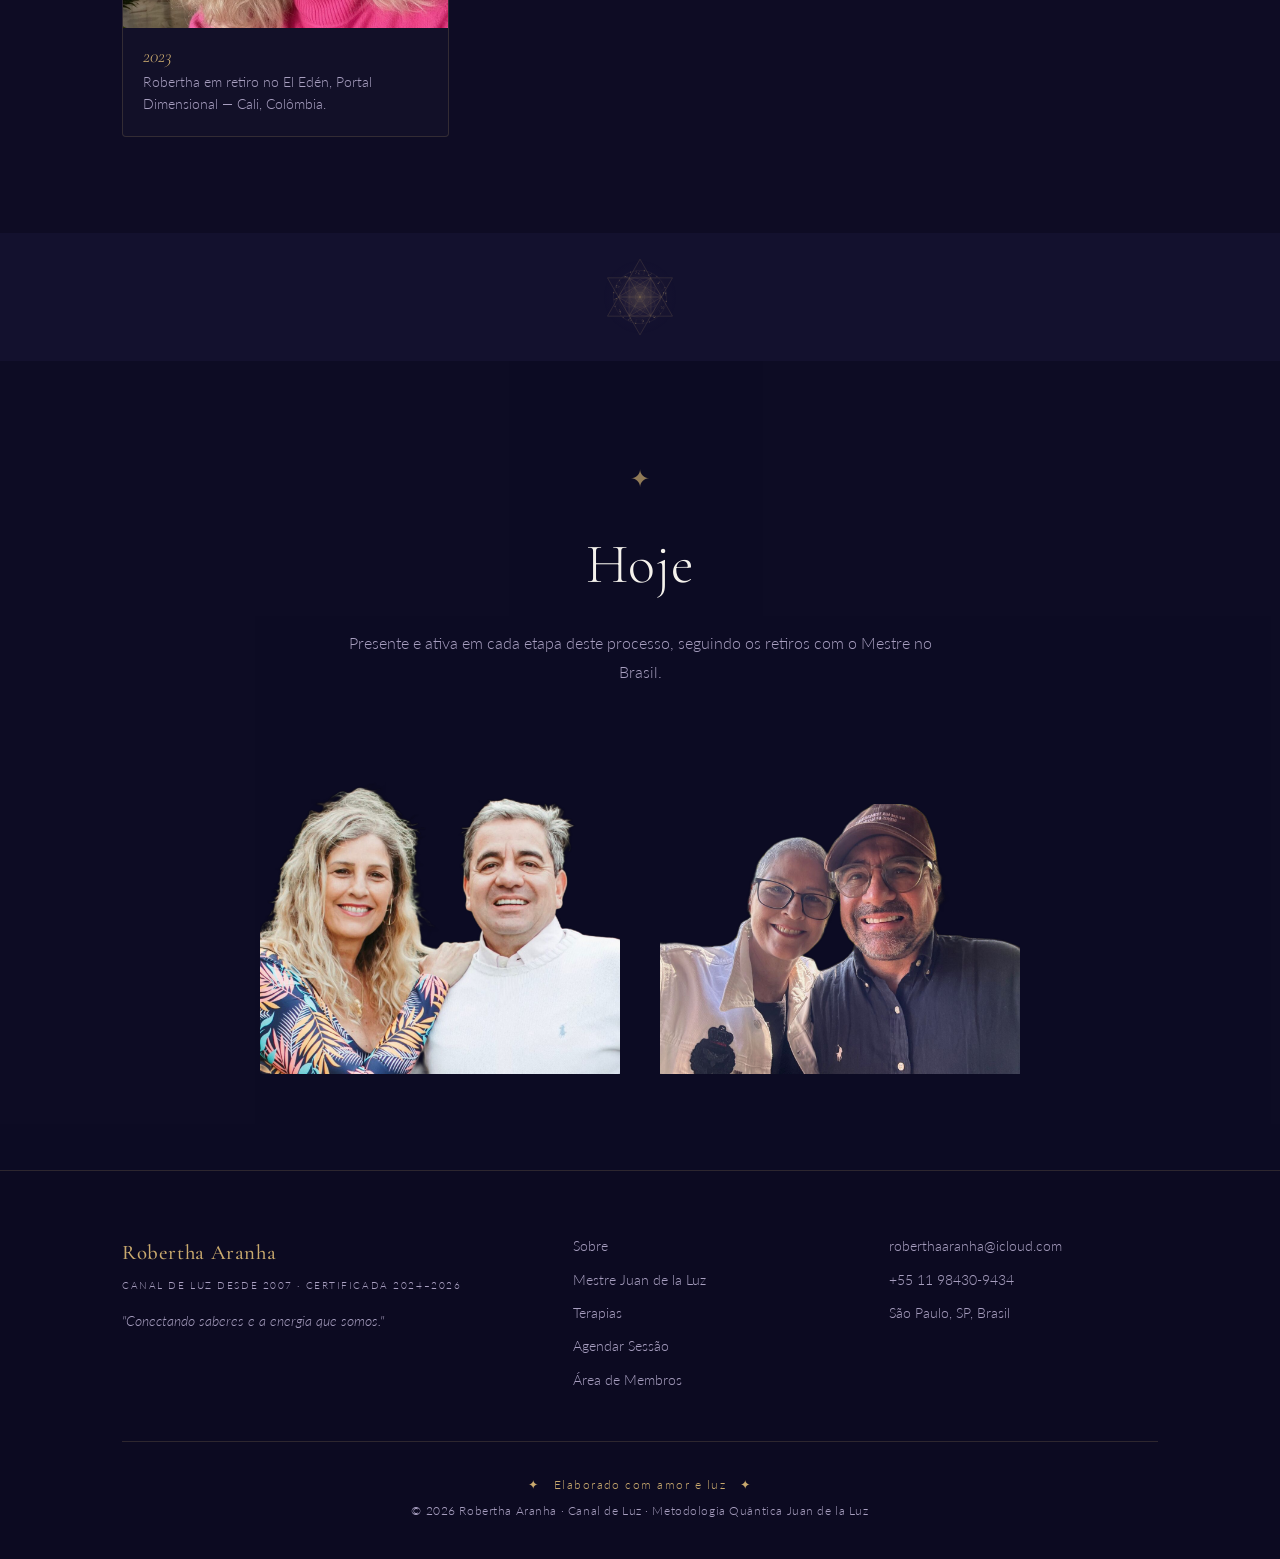
<file: mestre-juan-de-la-luz.html>
<!DOCTYPE html>
<html lang="pt-BR">
<head>
  <meta charset="UTF-8" />
  <meta name="viewport" content="width=device-width, initial-scale=1.0" />
  <title>Mestre Juan de la Luz · Robertha Aranha · Canal de Luz</title>
  <meta name="description" content="A trajetória de Robertha Aranha ao lado do Mestre Juan de la Luz — quase duas décadas de caminhada na Metodologia Quântica JDL.">
  <link rel="preconnect" href="https://fonts.googleapis.com">
  <link rel="preconnect" href="https://fonts.gstatic.com" crossorigin>
  <link href="https://fonts.googleapis.com/css2?family=Cormorant+Garamond:ital,wght@0,300;0,400;0,500;0,600;1,300;1,400&family=Lato:wght@300;400;700&display=swap" rel="stylesheet">
  <link rel="stylesheet" href="style.css?v=4" />
  <style>
    #mestre-hero { padding: 8rem 0 3rem; text-align: center; position: relative; z-index: 1; }
    #mestre-hero p.subtitle { max-width: 620px; margin: 0 auto; color: var(--muted); font-family: var(--ff-head); font-style: italic; font-size: 1.2rem; line-height: 1.7; }
    .mestre-retrato-wrap { display: flex; justify-content: center; margin: 2.5rem 0 0.5rem; }
        .mestre-retrato-wrap img { max-width: 320px; width: 100%; height: auto; display: block; }
    .mestre-retrato-legenda { text-align: center; color: var(--gold); font-size: 0.78rem; letter-spacing: 0.1em; text-transform: uppercase; margin-top: 0.9rem; opacity: 0.85; }
    #mestre-narrativa { background: rgba(14,12,36,0.70); position: relative; z-index: 1; }
    .narrativa-col { max-width: 720px; margin: 2.5rem auto 0; }
    .narrativa-col p { color: var(--muted); margin-bottom: 1.25rem; font-size: 1rem; line-height: 1.85; }
    .narrativa-col p em { color: var(--gold); font-style: italic; }
    #mestre-timeline { background: var(--darker); position: relative; z-index: 1; }
    .timeline-grid { display: grid; grid-template-columns: repeat(3, 1fr); gap: 1.75rem; margin-top: 2.5rem; }
    .timeline-card { border: 1px solid var(--border); border-radius: 4px; overflow: hidden; background: rgba(255,255,255,0.02); transition: border-color 0.3s; }
    .timeline-card:hover { border-color: rgba(201,169,110,0.4); }
    .timeline-card img { width: 100%; height: 230px; object-fit: cover; object-position: center; display: block; }
    .timeline-card img.top { object-position: center 15%; }
    .timeline-card .tc-year { color: var(--gold); font-family: var(--ff-head); font-size: 1.2rem; font-style: italic; padding: 1rem 1.25rem 0.25rem; line-height: 1.3; }
    .timeline-card .tc-caption { color: var(--muted); font-size: 0.85rem; padding: 0 1.25rem 1.25rem; line-height: 1.6; }
    #mestre-hoje { background: rgba(19,17,46,0.68); position: relative; z-index: 1; }
        .hoje-grid { display: flex; flex-wrap: wrap; justify-content: center; align-items: flex-end; gap: 2.5rem; margin-top: 2.5rem; }
    .hoje-photo-img { max-width: 360px; width: 100%; height: auto; display: block; }
    @media (max-width: 900px) { .timeline-grid { grid-template-columns: 1fr 1fr; } }
    @media (max-width: 600px) { .timeline-grid { grid-template-columns: 1fr; } }
  </style>
</head>
<body>
<canvas id="starfield" aria-hidden="true"></canvas>

  <!-- NAVEGAÇÃO -->
  <nav id="navbar">
    <div class="nav-inner">
      <a href="index.html#hero" class="nav-logo">
        <span class="logo-name">Robertha Aranha</span>
        <span class="logo-sub">Canal de Luz</span>
      </a>
      <button class="nav-toggle" id="navToggle" aria-label="Menu">&#9776;</button>
      <ul class="nav-links" id="navLinks">
        <li><a href="index.html#sobre">Sobre</a></li>
        <li><a href="mestre-juan-de-la-luz.html">Mestre Juan de la Luz</a></li>
        <li><a href="index.html#terapias">Terapias</a></li>
        <li><a href="index.html#alegrese">Alegre-Ser</a></li>
        <li><a href="imersoes.html">Imersões Quânticas</a></li>
        <li><a href="login.html">Área de Membros</a></li>
        <li><a href="index.html#agendar" class="btn-nav">Agendar Sessão</a></li>
      </ul>
    </div>
  </nav>

  <!-- HERO DA PÁGINA -->
  <section id="mestre-hero">
    <div class="container">
      <div class="section-symbol">✦</div>
      <h2 class="section-title">Minha Jornada ao Lado do<br>Mestre Juan de la Luz</h2>
      <div class="mestre-retrato-wrap">
<img src="mestre-retrato-novo-sem-fundo.png" alt="Mestre Juan de la Luz" />
      </div>
      <p class="mestre-retrato-legenda">Mestre Juan de la Luz</p>
    </div>
  </section>

  <div class="merkaba-divider"><img src="simbolo-robertha.svg" alt="" aria-hidden="true" /></div>

  <!-- NARRATIVA -->
  <section id="mestre-narrativa">
    <div class="container">
      <div class="narrativa-col">
        <p>Em 2007, tive um sonho: um ser me abraçava, e eu podia sentir naquele abraço uma energia de amor incondicional. Dois meses depois, conheci o Mestre Juan de la Luz — e quando ele me abraçou, como faz com todos que chegam até ele, reconheci ali o mesmo abraço do meu sonho. Fiz minha iniciação, e a partir daquele momento minha vida mudou completamente. Pude me expandir a partir da minha própria essência e juntar todos os fios que antes eu não conseguia conectar.</p>
        <p>De lá pra cá, são 19 anos de caminhada nunca interrompida ao lado do Mestre, aqui no Brasil. Um trabalho profundo comigo mesma — alinhando meu ser, depurando memórias inconscientes de dor que eu carregava sem nem saber. Camada por camada, ano após ano.</p>
        <p>Mas esse processo nunca foi só meu. Junto com a minha própria expansão, me mantive atenta a abrir portas — em São Paulo e no interior — para que essa energia pudesse chegar e se instalar. Para que outros seres que se correspondem com essa energia divina também pudessem encontrar o caminho.</p>
        <p>Em 2018, dei um passo mais profundo: fui morar no <em>El Edén, Portal Dimensional</em>, em Cali, na Colômbia, onde o Mestre vive. Foram três anos ali, trabalhando ainda mais fundo em mim mesma, em imersão total com a energia do Portal.</p>
        <p>Voltei para São Paulo em maio de 2021 — e o caminho continuou. Sigo participando dos retiros com o Mestre Juan de la Luz aqui no Brasil, presente e ativa em cada etapa deste processo.</p>
      </div>
    </div>
  </section>

  <!-- LINHA DO TEMPO EM FOTOS -->
  <section id="mestre-timeline">
    <div class="container">
      <div class="section-symbol">◈</div>
      <h2 class="section-title">Alguns registros de minha caminhada ao lado do Mestre Juan de la Luz</h2>
      <div class="timeline-grid">
        <div class="timeline-card">
          <img src="mestre-2007.jpg" alt="Robertha e o Mestre Juan de la Luz, 2007" />
          <p class="tc-year">2007</p>
          <p class="tc-caption">Robertha e o Mestre Juan de la Luz.</p>
        </div>
        <div class="timeline-card">
          <img src="mestre-2008-campinas.jpg" alt="Mestre Juan de la Luz em Campinas, 2008" />
          <p class="tc-year">2008</p>
          <p class="tc-caption">Mestre Juan de la Luz, em Campinas.</p>
        </div>
        <div class="timeline-card">
          <img src="mestre-2009-valinhos.jpg" alt="Chia, Cassia, Juan, Roberta e Yamile, Valinhos, 2009" />
          <p class="tc-year">2009</p>
          <p class="tc-caption">Chia, Cassia, Juan, Roberta e Yamile — em Valinhos, 24/09.</p>
        </div>
        <div class="timeline-card">
          <img src="mestre-2015-sp.jpg" alt="Roberta, Chrys, Juan e Blanquita, São Paulo, 2015" />
          <p class="tc-year">2015</p>
          <p class="tc-caption">Roberta, Chrys, Juan e Blanquita — São Paulo.</p>
        </div>
        <div class="timeline-card">
          <img class="top" src="mestre-vale-do-matutu.jpg" alt="Mestre Juan de la Luz, liberação de espaço no Vale do Matutu, MG" />
          <p class="tc-year">Liberação de espaço no Vale do Matutu &ndash; MG</p>
          <p class="tc-caption">Mestre Juan de la Luz.</p>
        </div>
        <div class="timeline-card">
          <img src="mestre-eden-robertha.jpg" alt="Robertha no El Edén, Portal Dimensional" />
          <p class="tc-year">2018–2021</p>
          <p class="tc-caption">Robertha no El Edén, onde viveu por três anos.</p>
        </div>
        <div class="timeline-card">
          <img src="mestre-2023-eden.jpg" alt="Robertha em retiro no El Edén, Portal Dimensional, Cali, Colômbia, 2023" />
          <p class="tc-year">2023</p>
          <p class="tc-caption">Robertha em retiro no El Edén, Portal Dimensional — Cali, Colômbia.</p>
        </div>
      </div>
    </div>
  </section>

  <div class="merkaba-divider"><img src="simbolo-robertha.svg" alt="" aria-hidden="true" /></div>

  <!-- HOJE -->
  <section id="mestre-hoje">
    <div class="container">
      <div class="section-symbol">✦</div>
      <h2 class="section-title">Hoje</h2>
      <p class="section-sub">Presente e ativa em cada etapa deste processo, seguindo os retiros com o Mestre no Brasil.</p>
      <div class="hoje-grid">
                <img src="mestre-hoje-1-sem-fundo.png" alt="Robertha e o Mestre Juan de la Luz" class="hoje-photo-img" />
        <img src="mestre-retiro-cunha-2026-sem-fundo.png" alt="Robertha e o Mestre Juan de la Luz, Retiro de Cunha, 2026" class="hoje-photo-img" />
      </div>
    </div>
  </section>

  <!-- FOOTER -->
  <footer>
    <div class="container">
      <div class="footer-inner">
        <div class="footer-brand">
          <span class="logo-name">Robertha Aranha</span>
          <span class="logo-sub">Canal de Luz desde 2007 · Certificada 2024–2026</span>
          <p>"Conectando saberes e a energia que somos."</p>
        </div>
        <div class="footer-links">
          <a href="index.html#sobre">Sobre</a>
          <a href="mestre-juan-de-la-luz.html">Mestre Juan de la Luz</a>
          <a href="index.html#terapias">Terapias</a>
          <a href="index.html#agendar">Agendar Sessão</a>
          <a href="login.html">Área de Membros</a>
        </div>
        <div class="footer-contact">
          <a href="mailto:roberthaaranha@icloud.com">roberthaaranha@icloud.com</a>
          <a href="https://wa.me/5511984309434" target="_blank" rel="noopener">+55 11 98430-9434</a>
          <span>São Paulo, SP, Brasil</span>
        </div>
      </div>
      <div class="footer-bottom">
        <p>✦ &nbsp; Elaborado com amor e luz &nbsp; ✦</p>
        <p class="footer-small">&copy; 2026 Robertha Aranha · Canal de Luz · Metodologia Quântica Juan de la Luz</p>
      </div>
    </div>
  </footer>

  <script src="main.js"></script>
  <script>
  (function(){
    const canvas = document.getElementById('starfield');
    const ctx = canvas.getContext('2d');
    let W, H, stars = [], shooting = null, shootTimer = 0;

    function resize(){
      W = canvas.width  = window.innerWidth;
      H = canvas.height = window.innerHeight;
    }

    function randBetween(a, b){ return a + Math.random()*(b-a); }

    function initStars(){
      stars = [];
      const count = Math.floor((W * H) / 1800);
      for(let i = 0; i < count; i++){
        const layer = Math.random();
        stars.push({
          x: Math.random() * W,
          y: Math.random() * H,
          r: layer < 0.5 ? randBetween(0.5, 1.2) : randBetween(1.2, 2.4),
          baseAlpha: layer < 0.5 ? randBetween(0.4, 0.75) : randBetween(0.7, 1.0),
          alpha: 0,
          twinkleSpeed: randBetween(0.005, 0.018),
          twinklePhase: Math.random() * Math.PI * 2,
          color: Math.random() < 0.55 ? '#C9A96E' : Math.random() < 0.2 ? '#E8C98A' : Math.random() < 0.15 ? '#9B7FD4' : '#ffffff'
        });
      }
    }

    function spawnShooting(){
      const x = Math.random() * W * 0.8;
      const y = Math.random() * H * 0.4;
      shooting = { x, y, dx: randBetween(3,6), dy: randBetween(1.5,3), len: randBetween(80,160), alpha: 1 };
    }

    function draw(ts){
      ctx.clearRect(0, 0, W, H);

      // stars
      for(const s of stars){
        s.twinklePhase += s.twinkleSpeed;
        s.alpha = s.baseAlpha * (0.6 + 0.4 * Math.sin(s.twinklePhase));
        const glow = ctx.createRadialGradient(s.x, s.y, 0, s.x, s.y, s.r * 4);
        glow.addColorStop(0,   s.color.replace(')', `,${s.alpha})`).replace('rgb', 'rgba').replace('#C9A96E', `rgba(201,169,110,${s.alpha})`).replace('#E8C98A', `rgba(232,201,138,${s.alpha})`).replace('#9B7FD4', `rgba(155,127,212,${s.alpha})`).replace('#ffffff', `rgba(255,255,255,${s.alpha})`));
        glow.addColorStop(0.3, s.color === '#C9A96E' ? `rgba(201,169,110,${s.alpha * 0.4})` : s.color === '#E8C98A' ? `rgba(232,201,138,${s.alpha * 0.4})` : s.color === '#9B7FD4' ? `rgba(155,127,212,${s.alpha * 0.4})` : `rgba(255,255,255,${s.alpha * 0.4})`);
        glow.addColorStop(1,   'rgba(0,0,0,0)');
        ctx.beginPath();
        ctx.arc(s.x, s.y, s.r * 4, 0, Math.PI*2);
        ctx.fillStyle = glow;
        ctx.globalAlpha = 1;
        ctx.fill();
        // bright core
        ctx.beginPath();
        ctx.arc(s.x, s.y, s.r * 0.6, 0, Math.PI*2);
        ctx.fillStyle = '#ffffff';
        ctx.globalAlpha = s.alpha * 0.9;
        ctx.fill();
      }

      // shooting star
      shootTimer++;
      if(shootTimer > 420 && !shooting){ spawnShooting(); shootTimer = 0; }
      if(shooting){
        const grad = ctx.createLinearGradient(
          shooting.x - shooting.dx * shooting.len / 5, shooting.y - shooting.dy * shooting.len / 5,
          shooting.x, shooting.y
        );
        grad.addColorStop(0, 'rgba(255,255,255,0)');
        grad.addColorStop(1, `rgba(255,255,255,${shooting.alpha})`);
        ctx.beginPath();
        ctx.moveTo(shooting.x - shooting.dx * shooting.len / 5, shooting.y - shooting.dy * shooting.len / 5);
        ctx.lineTo(shooting.x, shooting.y);
        ctx.strokeStyle = grad;
        ctx.lineWidth = 1.5;
        ctx.globalAlpha = shooting.alpha;
        ctx.stroke();
        shooting.x += shooting.dx;
        shooting.y += shooting.dy;
        shooting.alpha -= 0.018;
        if(shooting.alpha <= 0 || shooting.x > W) shooting = null;
      }

      ctx.globalAlpha = 1;
      requestAnimationFrame(draw);
    }

    window.addEventListener('resize', ()=>{ resize(); initStars(); });
    // re-measure height when content loads
    window.addEventListener('load', ()=>{ resize(); initStars(); });
    resize(); initStars();
    requestAnimationFrame(draw);
  })();
  </script>
</body>
</html>
</file>
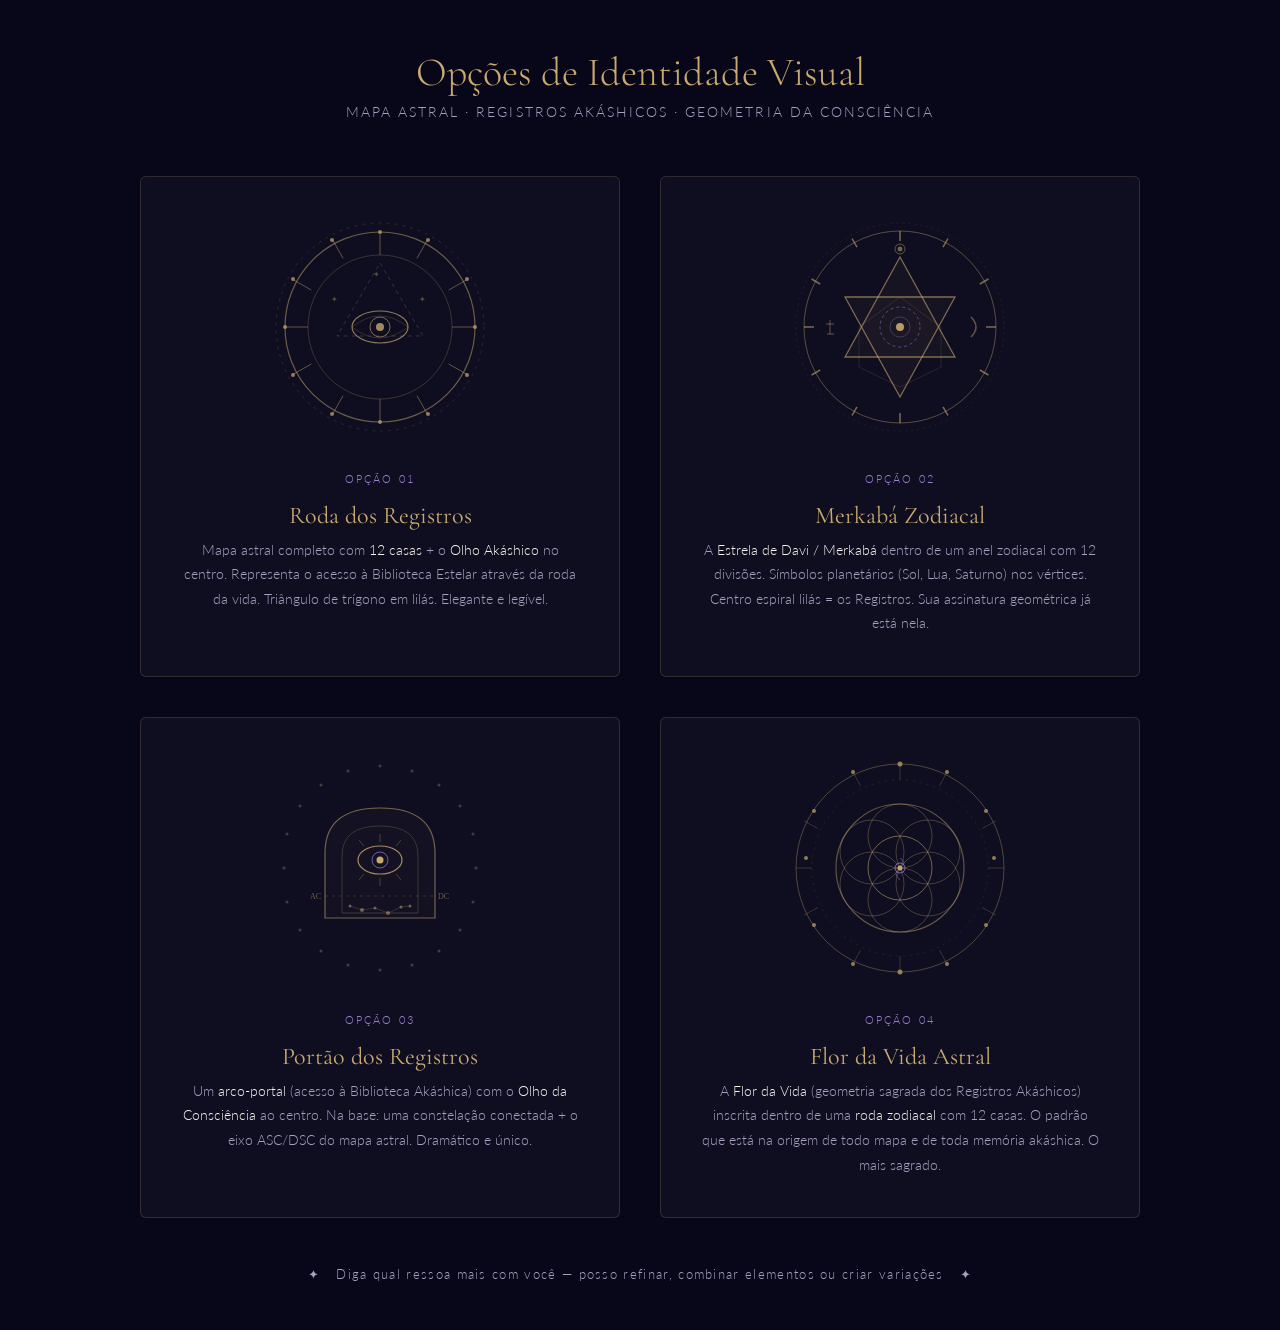
<file: opcoes-identidade.html>
<!DOCTYPE html>
<html lang="pt-BR">
<head>
<meta charset="UTF-8"/>
<meta name="viewport" content="width=device-width,initial-scale=1"/>
<title>Opções de Identidade Visual · Robertha Aranha</title>
<link href="https://fonts.googleapis.com/css2?family=Cormorant+Garamond:ital,wght@0,300;0,400;1,300;1,400&family=Lato:wght@300;400&display=swap" rel="stylesheet">
<style>
*{box-sizing:border-box;margin:0;padding:0}
body{background:#08071A;color:#F5F2EC;font-family:'Lato',sans-serif;font-weight:300;padding:3rem 2rem;min-height:100vh}
h1{font-family:'Cormorant Garamond',serif;font-size:2.5rem;font-weight:300;color:#C9A96E;text-align:center;margin-bottom:.5rem}
.sub{text-align:center;color:#A89FC0;font-size:.85rem;letter-spacing:.15em;text-transform:uppercase;margin-bottom:3.5rem}
.grid{display:grid;grid-template-columns:repeat(2,1fr);gap:2.5rem;max-width:1000px;margin:0 auto}
.card{background:rgba(255,255,255,.03);border:1px solid rgba(201,169,110,.18);border-radius:6px;padding:2.5rem;text-align:center;transition:border-color .3s}
.card:hover{border-color:rgba(201,169,110,.4)}
.symbol-wrap{width:220px;height:220px;margin:0 auto 2rem;display:flex;align-items:center;justify-content:center}
.card h2{font-family:'Cormorant Garamond',serif;font-size:1.5rem;font-weight:400;color:#C9A96E;margin-bottom:.5rem}
.card .num{font-size:.7rem;letter-spacing:.2em;text-transform:uppercase;color:#9B7FD4;margin-bottom:.75rem}
.card p{color:#A89FC0;font-size:.88rem;line-height:1.75}
.card em{color:#F5F2EC;font-style:normal}
@media(max-width:700px){.grid{grid-template-columns:1fr}}
</style>
</head>
<body>

<h1>Opções de Identidade Visual</h1>
<p class="sub">Mapa Astral · Registros Akáshicos · Geometria da Consciência</p>

<div class="grid">

  <!-- OPÇÃO 1: Roda Cósmica dos Registros -->
  <div class="card">
    <div class="symbol-wrap">
      <svg viewBox="0 0 220 220" width="220" height="220" fill="none" xmlns="http://www.w3.org/2000/svg">
        <!-- Outer dashed ring -->
        <circle cx="110" cy="110" r="104" stroke="rgba(201,169,110,0.2)" stroke-width="0.8" stroke-dasharray="3 5"/>
        <!-- Main chart wheel ring -->
        <circle cx="110" cy="110" r="95" stroke="rgba(201,169,110,0.5)" stroke-width="1.2"/>
        <!-- Inner ring -->
        <circle cx="110" cy="110" r="72" stroke="rgba(201,169,110,0.3)" stroke-width="0.8"/>
        <!-- 12 house divisions (like astrology chart) -->
        <g stroke="rgba(201,169,110,0.45)" stroke-width="1">
          <line x1="110" y1="15" x2="110" y2="38"/>
          <line x1="110" y1="182" x2="110" y2="205"/>
          <line x1="15" y1="110" x2="38" y2="110"/>
          <line x1="182" y1="110" x2="205" y2="110"/>
          <!-- 30° divisions -->
          <line x1="157.5" y1="22.7" x2="147" y2="41.3"/>
          <line x1="73" y1="178.7" x2="62.5" y2="197.3"/>
          <line x1="197.3" y1="62.5" x2="178.7" y2="73"/>
          <line x1="41.3" y1="147" x2="22.7" y2="157.5"/>
          <line x1="197.3" y1="157.5" x2="178.7" y2="147"/>
          <line x1="41.3" y1="73" x2="22.7" y2="62.5"/>
          <line x1="157.5" y1="197.3" x2="147" y2="178.7"/>
          <line x1="73" y1="41.3" x2="62.5" y2="22.7"/>
        </g>
        <!-- 12 dots at house cusps (outer) -->
        <g fill="rgba(201,169,110,0.7)">
          <circle cx="110" cy="15" r="2"/>
          <circle cx="158" cy="23" r="2"/>
          <circle cx="197" cy="62" r="2"/>
          <circle cx="205" cy="110" r="2"/>
          <circle cx="197" cy="158" r="2"/>
          <circle cx="158" cy="197" r="2"/>
          <circle cx="110" cy="205" r="2"/>
          <circle cx="62" cy="197" r="2"/>
          <circle cx="23" cy="158" r="2"/>
          <circle cx="15" cy="110" r="2"/>
          <circle cx="23" cy="62" r="2"/>
          <circle cx="62" cy="23" r="2"/>
        </g>
        <!-- Akashic eye at center -->
        <!-- Eye outline -->
        <ellipse cx="110" cy="110" rx="28" ry="16" stroke="rgba(201,169,110,0.7)" stroke-width="1.2"/>
        <!-- Pupil circle -->
        <circle cx="110" cy="110" r="10" stroke="rgba(201,169,110,0.6)" stroke-width="1"/>
        <!-- Iris dot -->
        <circle cx="110" cy="110" r="4" fill="rgba(201,169,110,0.8)"/>
        <!-- Lashes top/bottom -->
        <path d="M82 110 Q110 88 138 110" stroke="rgba(201,169,110,0.25)" stroke-width="0.8" fill="none"/>
        <path d="M82 110 Q110 132 138 110" stroke="rgba(201,169,110,0.25)" stroke-width="0.8" fill="none"/>
        <!-- Trine triangle (aspect line) -->
        <polygon points="110,46 153,119 67,119" stroke="rgba(155,127,212,0.35)" stroke-width="0.8" fill="none" stroke-dasharray="4 4"/>
        <!-- Stars in houses -->
        <g fill="rgba(201,169,110,0.4)" font-size="8">
          <text x="106" y="60" text-anchor="middle">✦</text>
          <text x="152" y="85" text-anchor="middle">✦</text>
          <text x="64" y="85" text-anchor="middle">✦</text>
        </g>
      </svg>
    </div>
    <p class="num">Opção 01</p>
    <h2>Roda dos Registros</h2>
    <p>Mapa astral completo com <em>12 casas</em> + o <em>Olho Akáshico</em> no centro. Representa o acesso à Biblioteca Estelar através da roda da vida. Triângulo de trígono em lilás. Elegante e legível.</p>
  </div>

  <!-- OPÇÃO 2: Merkabá + Zodíaco -->
  <div class="card">
    <div class="symbol-wrap">
      <svg viewBox="0 0 220 220" width="220" height="220" fill="none" xmlns="http://www.w3.org/2000/svg">
        <!-- Outer zodiac ring -->
        <circle cx="110" cy="110" r="104" stroke="rgba(201,169,110,0.15)" stroke-width="0.7" stroke-dasharray="2 4"/>
        <circle cx="110" cy="110" r="96" stroke="rgba(201,169,110,0.4)" stroke-width="1"/>
        <!-- 12 tick marks on outer ring -->
        <g stroke="rgba(201,169,110,0.6)" stroke-width="1.5">
          <line x1="110" y1="14" x2="110" y2="24"/>
          <line x1="110" y1="196" x2="110" y2="206"/>
          <line x1="14" y1="110" x2="24" y2="110"/>
          <line x1="196" y1="110" x2="206" y2="110"/>
          <line x1="158" y1="21.5" x2="153" y2="30.2"/>
          <line x1="62" y1="198.5" x2="67" y2="189.8"/>
          <line x1="198.5" y1="62" x2="189.8" y2="67"/>
          <line x1="21.5" y1="158" x2="30.2" y2="153"/>
          <line x1="198.5" y1="158" x2="189.8" y2="153"/>
          <line x1="21.5" y1="62" x2="30.2" y2="67"/>
          <line x1="158" y1="198.5" x2="153" y2="189.8"/>
          <line x1="62" y1="21.5" x2="67" y2="30.2"/>
        </g>
        <!-- Merkabá inner -->
        <!-- Triangle up -->
        <polygon points="110,40 165,140 55,140" stroke="rgba(201,169,110,0.6)" stroke-width="1.3" fill="rgba(201,169,110,0.03)"/>
        <!-- Triangle down -->
        <polygon points="110,180 55,80 165,80" stroke="rgba(201,169,110,0.6)" stroke-width="1.3" fill="rgba(201,169,110,0.03)"/>
        <!-- Inner hexagon traces -->
        <polygon points="110,80 151,110 151,150 110,170 69,150 69,110" stroke="rgba(201,169,110,0.2)" stroke-width="0.7" fill="none"/>
        <!-- Center spiral suggestion -->
        <circle cx="110" cy="110" r="20" stroke="rgba(155,127,212,0.5)" stroke-width="1" stroke-dasharray="3 3"/>
        <circle cx="110" cy="110" r="10" stroke="rgba(155,127,212,0.4)" stroke-width="0.8"/>
        <circle cx="110" cy="110" r="4" fill="rgba(201,169,110,0.9)"/>
        <!-- Planet glyphs (simplified) at star points -->
        <g stroke="rgba(201,169,110,0.45)" stroke-width="1" fill="none">
          <!-- Sun glyph top -->
          <circle cx="110" cy="32" r="5"/>
          <circle cx="110" cy="32" r="2" fill="rgba(201,169,110,0.5)"/>
          <!-- Moon glyph right -->
          <path d="M181 100 Q191 110 181 120" stroke-width="1.5"/>
          <!-- Saturn glyph left -->
          <line x1="36" y1="107" x2="44" y2="107"/><line x1="40" y1="103" x2="40" y2="117"/><line x1="37" y1="117" x2="44" y2="117"/>
        </g>
      </svg>
    </div>
    <p class="num">Opção 02</p>
    <h2>Merkabá Zodiacal</h2>
    <p>A <em>Estrela de Davi / Merkabá</em> dentro de um anel zodiacal com 12 divisões. Símbolos planetários (Sol, Lua, Saturno) nos vértices. Centro espiral lilás = os Registros. Sua assinatura geométrica já está nela.</p>
  </div>

  <!-- OPÇÃO 3: Portão Akáshico -->
  <div class="card">
    <div class="symbol-wrap">
      <svg viewBox="0 0 220 220" width="220" height="220" fill="none" xmlns="http://www.w3.org/2000/svg">
        <!-- Outer starburst ring of 24 dots -->
        <g fill="rgba(201,169,110,0.3)">
          <circle cx="110" cy="8" r="1.5"/>
          <circle cx="142" cy="13" r="1.5"/>
          <circle cx="169" cy="27" r="1.5"/>
          <circle cx="190" cy="48" r="1.5"/>
          <circle cx="203" cy="76" r="1.5"/>
          <circle cx="206" cy="110" r="1.5"/>
          <circle cx="203" cy="144" r="1.5"/>
          <circle cx="190" cy="172" r="1.5"/>
          <circle cx="169" cy="193" r="1.5"/>
          <circle cx="142" cy="207" r="1.5"/>
          <circle cx="110" cy="212" r="1.5"/>
          <circle cx="78" cy="207" r="1.5"/>
          <circle cx="51" cy="193" r="1.5"/>
          <circle cx="30" cy="172" r="1.5"/>
          <circle cx="17" cy="144" r="1.5"/>
          <circle cx="14" cy="110" r="1.5"/>
          <circle cx="17" cy="76" r="1.5"/>
          <circle cx="30" cy="48" r="1.5"/>
          <circle cx="51" cy="27" r="1.5"/>
          <circle cx="78" cy="13" r="1.5"/>
        </g>
        <!-- Portal arch (gateway to records) -->
        <path d="M55 160 L55 95 Q55 50 110 50 Q165 50 165 95 L165 160 Z" stroke="rgba(201,169,110,0.55)" stroke-width="1.2" fill="rgba(201,169,110,0.02)"/>
        <!-- Inner arch -->
        <path d="M72 155 L72 98 Q72 68 110 68 Q148 68 148 98 L148 155 Z" stroke="rgba(201,169,110,0.3)" stroke-width="0.8" fill="none"/>
        <!-- Akashic eye / portal center -->
        <ellipse cx="110" cy="102" rx="22" ry="14" stroke="rgba(201,169,110,0.8)" stroke-width="1.2"/>
        <circle cx="110" cy="102" r="8" stroke="rgba(155,127,212,0.7)" stroke-width="1"/>
        <circle cx="110" cy="102" r="3.5" fill="rgba(201,169,110,1)"/>
        <!-- Eyelashes / rays -->
        <g stroke="rgba(201,169,110,0.4)" stroke-width="0.8">
          <line x1="110" y1="84" x2="110" y2="76"/>
          <line x1="126" y1="88" x2="131" y2="82"/>
          <line x1="94" y1="88" x2="89" y2="82"/>
          <line x1="110" y1="120" x2="110" y2="128"/>
          <line x1="126" y1="116" x2="131" y2="122"/>
          <line x1="94" y1="116" x2="89" y2="122"/>
        </g>
        <!-- Natal chart horizontal line (ASC/DSC) -->
        <line x1="55" y1="138" x2="165" y2="138" stroke="rgba(201,169,110,0.25)" stroke-width="0.8" stroke-dasharray="3 4"/>
        <!-- Constellation dots below -->
        <g fill="rgba(201,169,110,0.5)">
          <circle cx="80" cy="148" r="1.5"/>
          <circle cx="92" cy="152" r="2"/>
          <circle cx="105" cy="150" r="1.5"/>
          <circle cx="118" cy="155" r="2"/>
          <circle cx="131" cy="149" r="1.5"/>
          <circle cx="140" cy="148" r="1.5"/>
        </g>
        <g stroke="rgba(201,169,110,0.3)" stroke-width="0.7">
          <line x1="80" y1="148" x2="92" y2="152"/>
          <line x1="92" y1="152" x2="105" y2="150"/>
          <line x1="105" y1="150" x2="118" y2="155"/>
          <line x1="118" y1="155" x2="131" y2="149"/>
          <line x1="131" y1="149" x2="140" y2="148"/>
        </g>
        <!-- Ascendant marker -->
        <text x="40" y="141" font-size="8" fill="rgba(201,169,110,0.5)" font-family="serif">AC</text>
        <text x="168" y="141" font-size="8" fill="rgba(201,169,110,0.5)" font-family="serif">DC</text>
      </svg>
    </div>
    <p class="num">Opção 03</p>
    <h2>Portão dos Registros</h2>
    <p>Um <em>arco-portal</em> (acesso à Biblioteca Akáshica) com o <em>Olho da Consciência</em> ao centro. Na base: uma constelação conectada + o eixo ASC/DSC do mapa astral. Dramático e único.</p>
  </div>

  <!-- OPÇÃO 4: Flor da Vida + Roda Astral -->
  <div class="card">
    <div class="symbol-wrap">
      <svg viewBox="0 0 220 220" width="220" height="220" fill="none" xmlns="http://www.w3.org/2000/svg">
        <!-- Outer zodiac ring -->
        <circle cx="110" cy="110" r="104" stroke="rgba(201,169,110,0.35)" stroke-width="1"/>
        <circle cx="110" cy="110" r="88" stroke="rgba(201,169,110,0.15)" stroke-width="0.8" stroke-dasharray="2 5"/>
        <!-- 12 house lines from outer to inner ring -->
        <g stroke="rgba(201,169,110,0.3)" stroke-width="0.8">
          <line x1="110" y1="6" x2="110" y2="22"/>
          <line x1="110" y1="198" x2="110" y2="214"/>
          <line x1="6" y1="110" x2="22" y2="110"/>
          <line x1="198" y1="110" x2="214" y2="110"/>
          <line x1="157" y1="14" x2="149.5" y2="28"/>
          <line x1="63" y1="206" x2="70.5" y2="192"/>
          <line x1="206" y1="63" x2="192" y2="70.5"/>
          <line x1="14" y1="157" x2="28" y2="149.5"/>
          <line x1="206" y1="157" x2="192" y2="149.5"/>
          <line x1="14" y1="63" x2="28" y2="70.5"/>
          <line x1="157" y1="206" x2="149.5" y2="192"/>
          <line x1="63" y1="14" x2="70.5" y2="28"/>
        </g>
        <!-- Flower of Life - 7 circles pattern -->
        <!-- Center circle -->
        <circle cx="110" cy="110" r="32" stroke="rgba(201,169,110,0.55)" stroke-width="1"/>
        <!-- 6 surrounding circles -->
        <circle cx="110" cy="78" r="32" stroke="rgba(201,169,110,0.35)" stroke-width="0.9"/>
        <circle cx="138" cy="94" r="32" stroke="rgba(201,169,110,0.35)" stroke-width="0.9"/>
        <circle cx="138" cy="126" r="32" stroke="rgba(201,169,110,0.35)" stroke-width="0.9"/>
        <circle cx="110" cy="142" r="32" stroke="rgba(201,169,110,0.35)" stroke-width="0.9"/>
        <circle cx="82" cy="126" r="32" stroke="rgba(201,169,110,0.35)" stroke-width="0.9"/>
        <circle cx="82" cy="94" r="32" stroke="rgba(201,169,110,0.35)" stroke-width="0.9"/>
        <!-- Clip effect: mask with inner circle -->
        <!-- Outer covering circles to create "contained" look -->
        <circle cx="110" cy="110" r="64" stroke="rgba(201,169,110,0.45)" stroke-width="1.2"/>
        <!-- Center point -->
        <circle cx="110" cy="110" r="5" stroke="rgba(155,127,212,0.8)" stroke-width="1"/>
        <circle cx="110" cy="110" r="2.5" fill="rgba(201,169,110,1)"/>
        <!-- Constellation dots at 12 positions on zodiac ring -->
        <g fill="rgba(201,169,110,0.7)">
          <circle cx="110" cy="6" r="2.5"/>
          <circle cx="157" cy="14" r="2"/>
          <circle cx="196" cy="53" r="2"/>
          <circle cx="204" cy="100" r="2"/>
          <circle cx="196" cy="167" r="2"/>
          <circle cx="157" cy="206" r="2"/>
          <circle cx="110" cy="214" r="2.5"/>
          <circle cx="63" cy="206" r="2"/>
          <circle cx="24" cy="167" r="2"/>
          <circle cx="16" cy="100" r="2"/>
          <circle cx="24" cy="53" r="2"/>
          <circle cx="63" cy="14" r="2"/>
        </g>
        <!-- Akasha spiral suggestion (inner) -->
        <path d="M110 100 Q118 105 110 110 Q102 115 110 122" stroke="rgba(155,127,212,0.5)" stroke-width="1" fill="none"/>
      </svg>
    </div>
    <p class="num">Opção 04</p>
    <h2>Flor da Vida Astral</h2>
    <p>A <em>Flor da Vida</em> (geometria sagrada dos Registros Akáshicos) inscrita dentro de uma <em>roda zodiacal</em> com 12 casas. O padrão que está na origem de todo mapa e de toda memória akáshica. O mais sagrado.</p>
  </div>

</div>

<div style="text-align:center;margin-top:3rem;color:#A89FC0;font-size:.82rem;letter-spacing:.1em">
  ✦ &nbsp; Diga qual ressoa mais com você — posso refinar, combinar elementos ou criar variações &nbsp; ✦
</div>

</body>
</html>
</file>
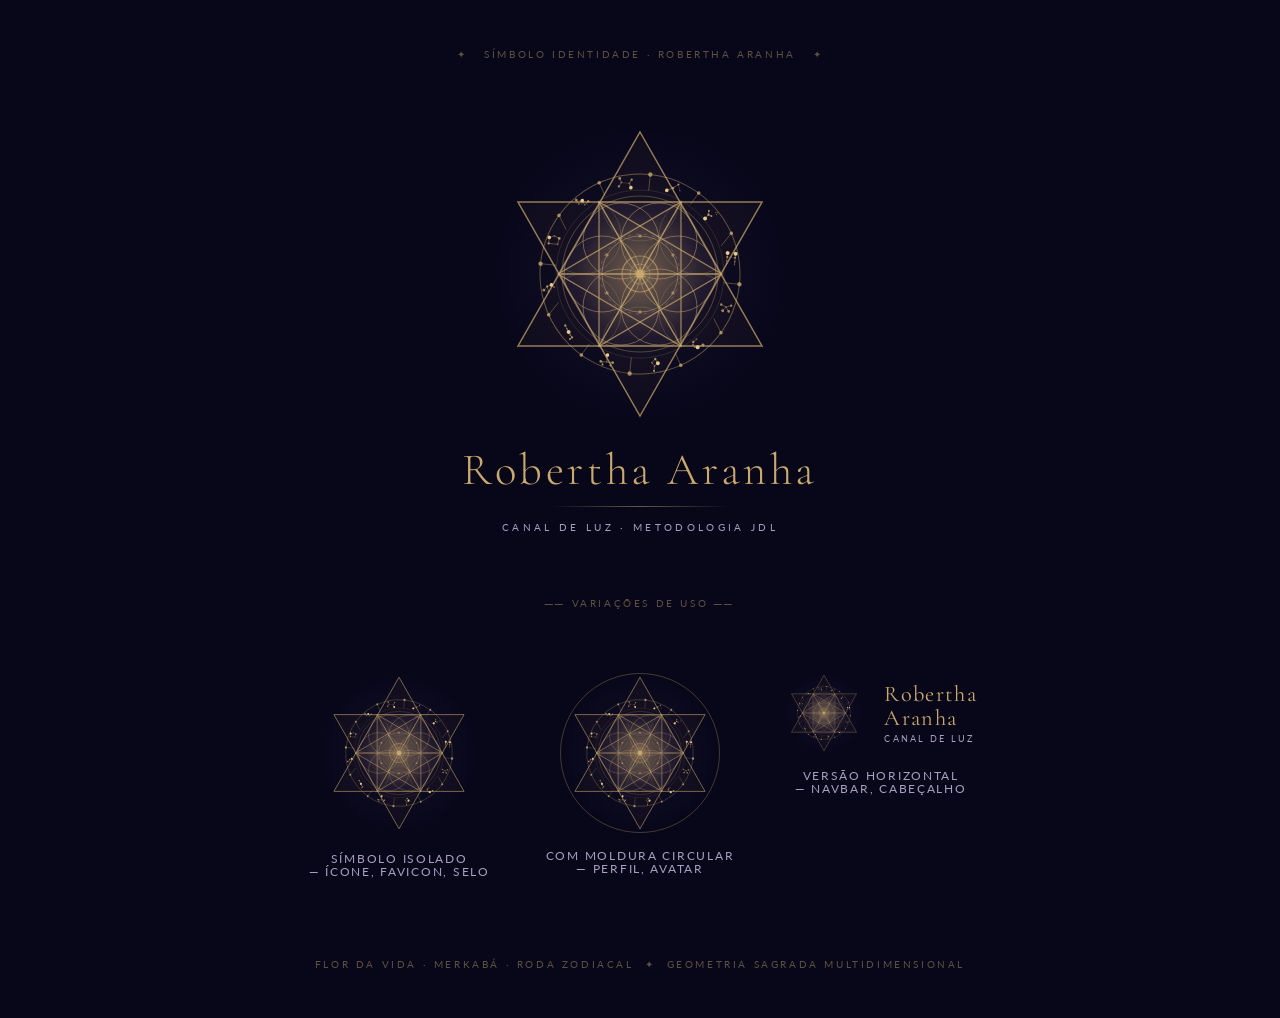
<file: preview-simbolo.html>
<!DOCTYPE html>
<html lang="pt-BR">
<head>
<meta charset="UTF-8"/>
<meta name="viewport" content="width=device-width,initial-scale=1"/>
<title>Símbolo Robertha Aranha</title>
<link href="https://fonts.googleapis.com/css2?family=Cormorant+Garamond:ital,wght@0,300;0,400;0,500;1,300;1,400&family=Lato:wght@300;400;700&display=swap" rel="stylesheet">
<style>
*{box-sizing:border-box;margin:0;padding:0}
body{background:#08071A;color:#F5F2EC;font-family:'Lato',sans-serif;min-height:100vh;display:flex;flex-direction:column;align-items:center;justify-content:center;padding:3rem 2rem;gap:4rem}

/* ── VERSÃO PRINCIPAL ── */
.main-version{display:flex;flex-direction:column;align-items:center;gap:0}
.symbol-ring{position:relative;width:300px;height:300px;animation:rotSlow 90s linear infinite}
@keyframes rotSlow{from{transform:rotate(0deg)}to{transform:rotate(360deg)}}
.symbol-ring img{width:100%;height:100%}

.logo-block{display:flex;flex-direction:column;align-items:center;margin-top:1.5rem;gap:.25rem}
.logo-name{font-family:'Cormorant Garamond',serif;font-size:2.8rem;font-weight:300;color:#C9A96E;letter-spacing:.08em;line-height:1}
.logo-divider{width:180px;height:1px;background:linear-gradient(90deg,transparent,rgba(201,169,110,.5),transparent);margin:.6rem 0}
.logo-sub{font-size:.65rem;letter-spacing:.32em;text-transform:uppercase;color:#A89FC0}

/* ── VARIAÇÕES ── */
.variations{display:grid;grid-template-columns:repeat(3,1fr);gap:3rem;max-width:860px}
.var-card{display:flex;flex-direction:column;align-items:center;gap:1rem}
.var-card p{font-size:.72rem;letter-spacing:.15em;text-transform:uppercase;color:#A89FC0;text-align:center}

/* Variação 1 — só símbolo estático */
.var-static img{width:160px;height:160px}

/* Variação 2 — com fundo circular dourado suave */
.var-circle{position:relative;width:160px;height:160px}
.var-circle::before{content:'';position:absolute;inset:0;border-radius:50%;border:1px solid rgba(201,169,110,.3)}
.var-circle img{width:100%;height:100%}

/* Variação 3 — símbolo menor + nome ao lado (horizontal) */
.var-horizontal{display:flex;align-items:center;gap:1.25rem}
.var-horizontal img{width:80px;height:80px}
.var-horizontal .txt{display:flex;flex-direction:column;gap:.15rem}
.var-horizontal .nm{font-family:'Cormorant Garamond',serif;font-size:1.4rem;font-weight:400;color:#C9A96E;letter-spacing:.06em;line-height:1.1}
.var-horizontal .sb{font-size:.56rem;letter-spacing:.25em;text-transform:uppercase;color:#A89FC0}

.section-label{font-size:.65rem;letter-spacing:.25em;text-transform:uppercase;color:rgba(201,169,110,.45);text-align:center}
</style>
</head>
<body>

<p class="section-label">✦ &nbsp; Símbolo Identidade · Robertha Aranha &nbsp; ✦</p>

<!-- VERSÃO PRINCIPAL ANIMADA -->
<div class="main-version">
  <div class="symbol-ring">
    <img src="simbolo-robertha.svg" alt="Símbolo Robertha Aranha"/>
  </div>
  <div class="logo-block">
    <span class="logo-name">Robertha Aranha</span>
    <div class="logo-divider"></div>
    <span class="logo-sub">Canal de Luz · Metodologia JDL</span>
  </div>
</div>

<p class="section-label">── Variações de uso ──</p>

<!-- VARIAÇÕES -->
<div class="variations">

  <!-- Estático isolado -->
  <div class="var-card">
    <div class="var-static">
      <img src="simbolo-robertha.svg" alt=""/>
    </div>
    <p>Símbolo isolado<br>— ícone, favicon, selo</p>
  </div>

  <!-- Com anel -->
  <div class="var-card">
    <div class="var-circle">
      <img src="simbolo-robertha.svg" alt=""/>
    </div>
    <p>Com moldura circular<br>— perfil, avatar</p>
  </div>

  <!-- Horizontal com nome -->
  <div class="var-card">
    <div class="var-horizontal">
      <img src="simbolo-robertha.svg" alt=""/>
      <div class="txt">
        <span class="nm">Robertha<br>Aranha</span>
        <span class="sb">Canal de Luz</span>
      </div>
    </div>
    <p>Versão horizontal<br>— navbar, cabeçalho</p>
  </div>

</div>

<p class="section-label" style="margin-top:1rem">
  Flor da Vida · Merkabá · Roda Zodiacal &nbsp;✦&nbsp; Geometria Sagrada Multidimensional
</p>

</body>
</html>
</file>
<file: style.css>
/* ===== RESET & BASE ===== */
*, *::before, *::after { box-sizing: border-box; margin: 0; padding: 0; }

:root {
  --dark:    #13112E;
  --darker:  #0E0C24;
  --mid:     #1E1A42;
  --gold:    #C9A96E;
  --gold2:   #E8C98A;
  --white:   #F5F2EC;
  --muted:   #A89FC0;
  --accent:  #9B7FD4;
  --border:  rgba(201,169,110,0.18);
  --ff-head: 'Cormorant Garamond', Georgia, serif;
  --ff-body: 'Lato', system-ui, sans-serif;
}

html { scroll-behavior: smooth; font-size: 16px; }

#starfield {
  position: fixed;
  top: 0; left: 0;
  width: 100%; height: 100%;
  z-index: 0;
  pointer-events: none;
  background: linear-gradient(180deg, #03020F 0%, #07051A 40%, #0A0820 100%);
}

body {
  background: #03020F;
  color: var(--white);
  font-family: var(--ff-body);
  font-weight: 300;
  line-height: 1.75;
  overflow-x: hidden;
}

a { color: inherit; text-decoration: none; }
ul { list-style: none; }
img { max-width: 100%; display: block; }

.container {
  max-width: 1100px;
  margin: 0 auto;
  padding: 0 2rem;
}

/* ===== NAVBAR ===== */
#navbar {
  position: fixed;
  top: 0; left: 0; right: 0;
  z-index: 100;
  padding: 1.2rem 0;
  transition: background 0.4s, padding 0.4s;
}

#navbar.scrolled {
  background: rgba(8,7,26,0.95);
  backdrop-filter: blur(12px);
  padding: 0.75rem 0;
  border-bottom: 1px solid var(--border);
}

.nav-inner {
  max-width: 1100px;
  margin: 0 auto;
  padding: 0 2rem;
  display: flex;
  align-items: center;
  justify-content: space-between;
}

.nav-logo { display: flex; flex-direction: column; line-height: 1.2; }
.logo-name {
  font-family: var(--ff-head);
  font-size: 1.25rem;
  font-weight: 500;
  color: var(--gold);
  letter-spacing: 0.03em;
}
.logo-sub {
  font-size: 0.65rem;
  letter-spacing: 0.2em;
  text-transform: uppercase;
  color: var(--muted);
}

.nav-links {
  display: flex;
  align-items: center;
  gap: 1.35rem;
}
.nav-links a {
  font-size: 0.76rem;
  letter-spacing: 0.05em;
  text-transform: uppercase;
  color: var(--muted);
  transition: color 0.3s;
  white-space: nowrap;
}
.nav-links a:hover { color: var(--gold); }

.btn-nav {
  background: transparent;
  border: 1px solid var(--gold) !important;
  color: var(--gold) !important;
  padding: 0.5rem 1.1rem;
  border-radius: 2px;
  transition: background 0.3s !important;
}
.btn-nav:hover { background: var(--gold) !important; color: var(--dark) !important; }

.nav-toggle {
  display: none;
  background: none;
  border: none;
  color: var(--gold);
  font-size: 1.5rem;
  cursor: pointer;
}

/* ===== HERO ===== */
#hero {
  height: 100vh;
  min-height: 600px;
  display: grid;
  grid-template-columns: 1fr 1fr;
  grid-template-rows: 100%;
  position: relative;
  overflow: hidden;
  z-index: 1;
  background: transparent;
}

/* ── TOPO CENTRALIZADO ── */
.hero-top-label {
  position: absolute;
  top: 5.5rem;
  left: 0;
  right: 0;
  text-align: center;
  font-size: 0.72rem;
  letter-spacing: 0.22em;
  text-transform: uppercase;
  color: var(--gold);
  opacity: 0.85;
  z-index: 5;
  pointer-events: none;
}

/* ── LADO ESQUERDO ── */
.hero-left {
  display: flex;
  align-items: center;
  justify-content: center;
  padding: 7rem 4rem 4rem 4rem;
  position: relative;
  z-index: 3;
  background: linear-gradient(to right, rgba(5,4,18,0.92) 55%, transparent 100%);
  overflow: hidden;
  text-align: left;
}

.hero-left-inner {
  max-width: 480px;
}

.hero-pre {
  font-size: 0.68rem;
  letter-spacing: 0.22em;
  text-transform: uppercase;
  color: var(--gold);
  margin-bottom: 1.25rem;
  opacity: 0.85;
}

.hero-name {
  font-family: var(--ff-head);
  font-size: clamp(3rem, 5vw, 5.5rem);
  font-weight: 300;
  color: var(--white);
  line-height: 1.05;
  margin-bottom: 0.6rem;
  letter-spacing: 0.02em;
}

.hero-subtitle {
  font-size: 0.78rem;
  letter-spacing: 0.2em;
  text-transform: uppercase;
  color: var(--gold);
  margin-bottom: 1.5rem;
  opacity: 0.7;
}

.hero-tagline {
  font-size: 0.95rem;
  color: var(--muted);
  line-height: 1.8;
  margin-bottom: 2.5rem;
  max-width: 400px;
}

.hero-quote {
  font-family: var(--ff-head);
  font-size: clamp(1.15rem, 1.8vw, 1.55rem);
  font-weight: 300;
  font-style: italic;
  color: var(--gold);
  line-height: 1.7;
  margin-bottom: 2.5rem;
  border-left: 2px solid rgba(201,169,110,0.5);
  padding-left: 1.25rem;
  max-width: 420px;
}

/* ── LADO DIREITO: FOTO + SÍMBOLO ── */
.hero-right {
  position: relative;
  overflow: hidden;
  height: 100%;
}

.hero-photo-img {
  position: absolute;
  bottom: 0;
  right: 0;
  height: 80%;
  width: auto;
  object-fit: contain;
  object-position: bottom right;
  display: block;
}

/* véu que funde a foto com o lado escuro esquerdo */
.hero-right-veil {
  position: absolute;
  inset: 0;
  background: linear-gradient(to right, #050412 0%, transparent 30%),
              linear-gradient(to top, #050412 0%, transparent 15%);
  pointer-events: none;
  z-index: 2;
}

/* símbolo no centro da tela */
.hero-symbol-float {
  position: absolute;
  top: 50%;
  left: 50%;
  transform: translate(-50%, -50%);
  width: clamp(200px, 24vw, 300px);
  z-index: 4;
  animation: symbolFloat 5s ease-in-out infinite;
  filter:
    drop-shadow(0 0 20px rgba(201,169,110,0.65))
    drop-shadow(0 0 60px rgba(155,127,212,0.40));
}

.hero-symbol-float img {
  width: 100%;
  height: auto;
  display: block;
}

/* brilho dourado/lilás sob o símbolo */
.hero-symbol-glow {
  position: absolute;
  top: 20%;
  left: 50%;
  transform: translateX(-50%);
  width: clamp(200px, 26vw, 340px);
  height: clamp(200px, 26vw, 340px);
  top: 50%;
  transform: translate(-50%, -50%);
  background: radial-gradient(ellipse, rgba(201,169,110,0.20) 0%, rgba(155,127,212,0.13) 40%, transparent 70%);
  border-radius: 50%;
  pointer-events: none;
  z-index: 3;
  animation: glowPulse 5s ease-in-out infinite;
}

@keyframes symbolFloat {
  0%, 100% { transform: translateX(-50%) translateY(0px); }
  50%       { transform: translateX(-50%) translateY(-14px); }
}

@keyframes glowPulse {
  0%, 100% { opacity: 0.7; }
  50%       { opacity: 1; }
}

.hero-content {
  position: absolute;
  bottom: 1.2rem;
  left: 50%;
  transform: translateX(-50%);
  z-index: 3;
  white-space: nowrap;
}

.hero-title {
  font-family: var(--ff-head);
  font-size: clamp(4rem, 12vw, 9rem);
  font-weight: 300;
  line-height: 0.95;
  color: var(--white);
  margin-bottom: 0.5rem;
  letter-spacing: -0.01em;
}
.hero-title em {
  font-style: italic;
  color: var(--gold);
}

.hero-sub {
  font-size: 0.75rem;
  letter-spacing: 0.35em;
  text-transform: uppercase;
  color: var(--muted);
  margin-bottom: 2.5rem;
}

.hero-phrase {
  font-family: var(--ff-head);
  font-size: clamp(1rem, 2.5vw, 1.35rem);
  font-style: italic;
  color: var(--muted);
  max-width: 500px;
  margin: 0 auto;
  line-height: 1.7;
}

.hero-ctas { display: flex; gap: 1rem; justify-content: flex-start; flex-wrap: wrap; }

.btn-primary {
  background: var(--gold);
  color: var(--dark);
  padding: 0.85rem 2.25rem;
  font-size: 0.8rem;
  letter-spacing: 0.12em;
  text-transform: uppercase;
  font-weight: 700;
  border-radius: 2px;
  transition: background 0.3s, transform 0.2s;
}
.btn-primary:hover { background: var(--gold2); transform: translateY(-1px); }
.btn-primary.full { width: 100%; text-align: center; }

.btn-ghost {
  border: 1px solid rgba(201,169,110,0.4);
  color: var(--gold);
  padding: 0.85rem 2.25rem;
  font-size: 0.8rem;
  letter-spacing: 0.12em;
  text-transform: uppercase;
  border-radius: 2px;
  transition: border-color 0.3s, background 0.3s;
}
.btn-ghost:hover { border-color: var(--gold); background: rgba(201,169,110,0.08); }

.hero-scroll {
  position: absolute;
  bottom: 2rem;
  left: 50%;
  transform: translateX(-50%);
  color: var(--muted);
  font-size: 1.25rem;
  animation: bounce 2s ease-in-out infinite;
  cursor: pointer;
}
@keyframes bounce { 0%,100% { transform: translateX(-50%) translateY(0); } 50% { transform: translateX(-50%) translateY(8px); } }

/* ===== WHATSAPP AGENDAR ===== */
.agendar-whatsapp {
  display: flex;
  flex-direction: column;
  align-items: center;
  gap: 2rem;
  padding: 3rem 0 1rem;
}

.btn-whatsapp {
  display: inline-flex;
  align-items: center;
  gap: 0.75rem;
  background: var(--gold);
  color: var(--dark);
  padding: 1.1rem 2.8rem;
  font-size: 1rem;
  font-weight: 700;
  letter-spacing: 0.08em;
  text-transform: uppercase;
  border-radius: 50px;
  transition: background 0.3s, transform 0.2s;
  box-shadow: 0 4px 24px rgba(201,169,110,0.25);
}
.btn-whatsapp:hover {
  background: var(--gold2);
  transform: translateY(-2px);
  box-shadow: 0 8px 32px rgba(201,169,110,0.35);
}

.agendar-info-sub {
  font-size: 0.78rem;
  letter-spacing: 0.12em;
  color: var(--gold);
  opacity: 0.7;
  text-align: center;
}

/* ===== SECTIONS BASE ===== */
section { padding: 6rem 0; }

.section-symbol {
  font-size: 1.5rem;
  color: var(--gold);
  margin-bottom: 1rem;
  text-align: center;
  opacity: 0.7;
}

.section-symbol .alegrese-spiral-icon {
  height: 2.4rem;
  width: auto;
  display: inline-block;
  vertical-align: middle;
}

.section-title {
  font-family: var(--ff-head);
  font-size: clamp(2.25rem, 5vw, 3.5rem);
  font-weight: 300;
  text-align: center;
  color: var(--white);
  margin-bottom: 1rem;
  letter-spacing: 0.01em;
}

.section-sub {
  text-align: center;
  color: var(--muted);
  font-size: 1rem;
  max-width: 600px;
  margin: 0 auto 3.5rem;
  line-height: 1.8;
}

/* ===== SOBRE ===== */
#sobre { background: rgba(14,12,36,0.70); position: relative; z-index: 1; }

.sobre-grid {
  display: grid;
  grid-template-columns: 1fr 1fr;
  gap: 4rem;
  margin-top: 3rem;
}

.sobre-text p {
  color: var(--muted);
  margin-bottom: 1.1rem;
  font-size: 0.97rem;
}
.sobre-text p strong { color: var(--white); font-weight: 400; }
.sobre-text p em { color: var(--gold); font-style: italic; }
.sobre-lead {
  font-family: var(--ff-head) !important;
  font-size: 1.35rem !important;
  color: var(--white) !important;
  font-style: italic;
  line-height: 1.5;
  margin-bottom: 1.5rem !important;
}
.sobre-loc { color: var(--gold) !important; font-size: 0.8rem !important; letter-spacing: 0.1em; margin-top: 1.5rem !important; }

.sobre-dons h3 {
  font-family: var(--ff-head);
  font-size: 1.5rem;
  font-weight: 300;
  color: var(--gold);
  margin-bottom: 1.5rem;
}

.don-item {
  display: flex;
  gap: 1rem;
  margin-bottom: 1.5rem;
  align-items: flex-start;
}
.don-symbol { color: var(--gold); font-size: 1.1rem; margin-top: 0.1rem; flex-shrink: 0; }
.don-item strong { display: block; color: var(--white); font-weight: 400; margin-bottom: 0.25rem; font-size: 0.95rem; }
.don-item p { color: var(--muted); font-size: 0.88rem; margin: 0; }

/* ===== MESTRE JUAN DE LA LUZ (TEASER HOME) ===== */
#mestre-home { background: rgba(14,12,36,0.70); border-top: 1px solid var(--border); position: relative; z-index: 1; }

.mestre-home-grid {
  display: grid;
  grid-template-columns: 0.85fr 1fr;
  gap: 3.5rem;
  align-items: center;
}

.mestre-home-photo {
  display: flex;
  justify-content: center;
}
.mestre-home-photo img { width: 100%; height: auto; display: block; }

.mestre-home-eyebrow {
  font-size: 0.75rem;
  letter-spacing: 0.14em;
  text-transform: uppercase;
  color: var(--gold);
  opacity: 0.85;
  margin-bottom: 1rem;
}

.mestre-home-frase {
  font-family: var(--ff-head);
  font-size: clamp(1.4rem, 2.6vw, 1.9rem);
  font-weight: 300;
  font-style: italic;
  color: var(--white);
  line-height: 1.5;
  margin-bottom: 2rem;
}

/* ===== QUOTE ===== */
.quote-section {
  background: var(--mid);
  padding: 5rem 0;
  border-top: 1px solid var(--border);
  border-bottom: 1px solid var(--border);
}

.quote-section blockquote {
  text-align: center;
  max-width: 750px;
  margin: 0 auto;
}
.quote-section blockquote p {
  font-family: var(--ff-head);
  font-size: clamp(1.3rem, 3vw, 2rem);
  font-style: italic;
  color: var(--white);
  line-height: 1.6;
  margin-bottom: 1rem;
}
.quote-section blockquote cite {
  color: var(--gold);
  font-size: 0.8rem;
  letter-spacing: 0.1em;
  font-style: normal;
}

/* ===== TERAPIAS ===== */
#terapias { background: rgba(19,17,46,0.68); position: relative; z-index: 1; }

.terapias-grid {
  display: grid;
  grid-template-columns: repeat(2, 1fr);
  gap: 1.5rem;
  margin-top: 0.5rem;
}

.terapia-card {
  background: rgba(255,255,255,0.025);
  border: 1px solid var(--border);
  border-radius: 4px;
  padding: 2.5rem;
  position: relative;
  transition: border-color 0.3s, transform 0.3s;
}
.terapia-card:hover {
  border-color: rgba(201,169,110,0.4);
  transform: translateY(-3px);
}
.terapia-card.featured {
  border-color: rgba(201,169,110,0.4);
  background: rgba(201,169,110,0.04);
}

.card-symbol { color: var(--gold); font-size: 1.5rem; margin-bottom: 1rem; opacity: 0.6; }

.card-badge {
  position: absolute;
  top: 1.25rem;
  right: 1.25rem;
  background: var(--gold);
  color: var(--dark);
  font-size: 0.65rem;
  font-weight: 700;
  letter-spacing: 0.1em;
  text-transform: uppercase;
  padding: 0.2rem 0.65rem;
  border-radius: 2px;
}

.terapia-card h3 {
  font-family: var(--ff-head);
  font-size: 1.6rem;
  font-weight: 400;
  color: var(--white);
  line-height: 1.2;
  margin-bottom: 0.4rem;
}

.card-tag {
  font-size: 0.72rem;
  letter-spacing: 0.12em;
  text-transform: uppercase;
  color: var(--gold);
  margin-bottom: 1rem;
}

.terapia-card p {
  color: var(--muted);
  font-size: 0.9rem;
  margin-bottom: 1.25rem;
  line-height: 1.8;
}

.terapia-card ul {
  margin-bottom: 1.75rem;
}
.terapia-card ul li {
  color: var(--muted);
  font-size: 0.85rem;
  padding: 0.3rem 0;
  border-bottom: 1px solid rgba(255,255,255,0.05);
  display: flex;
  align-items: center;
  gap: 0.5rem;
}
.terapia-card ul li::before { content: '✦'; color: var(--gold); font-size: 0.6rem; }

.btn-card {
  display: inline-block;
  border: 1px solid var(--gold);
  color: var(--gold);
  padding: 0.6rem 1.5rem;
  font-size: 0.75rem;
  letter-spacing: 0.12em;
  text-transform: uppercase;
  border-radius: 2px;
  transition: background 0.3s, color 0.3s;
}
.btn-card:hover { background: var(--gold); color: var(--dark); }

/* ===== ALEGRE-SER ===== */
#alegrese {
  background: rgba(14,12,36,0.70);
  border-top: 1px solid var(--border);
  position: relative;
  z-index: 1;
}
.alegrese-banner {
  position: relative;
  z-index: 1;
  margin: 2.5rem 0 3rem;
  text-align: center;
}

.alegrese-banner .alegrese-photo-img {
  max-width: 640px;
  width: 100%;
  height: auto;
  display: inline-block;
}

.alegrese-grid {
  display: grid;
  grid-template-columns: 1fr 1fr;
  gap: 4rem;
  margin-top: 2.5rem;
  align-items: start;
}

.alegrese-text p { color: var(--muted); margin-bottom: 1.25rem; font-size: 0.95rem; }
.alegrese-text p strong { color: var(--white); font-weight: 400; }

.alegrese-items { margin: 1.5rem 0 2rem; }
.alegrese-item {
  display: flex;
  gap: 0.75rem;
  margin-bottom: 0.85rem;
  align-items: flex-start;
}
.alegrese-item span { color: var(--gold); flex-shrink: 0; margin-top: 0.1rem; }
.alegrese-item p { color: var(--muted); font-size: 0.9rem; margin: 0; }
.alegrese-item p strong { color: var(--white); font-weight: 400; }

.podser-youtube-link {
  display: inline-flex;
  align-items: center;
  gap: 0.4rem;
  margin-top: 0.5rem;
  color: var(--gold);
  font-size: 0.82rem;
  letter-spacing: 0.03em;
  text-decoration: none;
  opacity: 0.85;
  transition: opacity 0.2s, color 0.2s;
}
.podser-youtube-link svg { flex-shrink: 0; }
.podser-youtube-link:hover { opacity: 1; color: var(--gold2); }

.btn-ghost-dark {
  display: inline-block;
  border: 1px solid var(--border);
  color: var(--gold);
  padding: 0.7rem 1.5rem;
  font-size: 0.78rem;
  letter-spacing: 0.1em;
  text-transform: uppercase;
  border-radius: 2px;
  transition: border-color 0.3s, background 0.3s;
}
.btn-ghost-dark:hover { border-color: var(--gold); background: rgba(201,169,110,0.06); }

.alegrese-quote {
  background: rgba(201,169,110,0.04);
  border: 1px solid var(--border);
  border-radius: 4px;
  padding: 3rem;
  display: flex;
  flex-direction: column;
  justify-content: center;
}
.big-quote {
  font-family: var(--ff-head);
  font-size: clamp(1.2rem, 2.5vw, 1.7rem);
  font-style: italic;
  color: var(--white);
  line-height: 1.6;
  margin-bottom: 1.25rem;
}
.alegrese-quote cite { color: var(--gold); font-size: 0.78rem; letter-spacing: 0.1em; }

/* ===== FRASES ===== */
#frases {
  background: var(--dark);
  border-top: 1px solid var(--border);
}

.frases-grid {
  display: grid;
  grid-template-columns: repeat(2, 1fr);
  gap: 1.5rem;
  margin-top: 1rem;
}

.frase-card {
  border: 1px solid var(--border);
  border-radius: 4px;
  padding: 2.5rem;
  transition: border-color 0.3s;
}
.frase-card:hover { border-color: rgba(201,169,110,0.35); }
.frase-card p {
  font-family: var(--ff-head);
  font-size: 1.15rem;
  font-style: italic;
  color: var(--white);
  line-height: 1.65;
  margin-bottom: 1rem;
}
.frase-card cite { color: var(--gold); font-size: 0.75rem; letter-spacing: 0.08em; }

/* ===== PARA QUEM ===== */
#paraquem { background: rgba(30,26,66,0.68); border-top: 1px solid var(--border); position: relative; z-index: 1; }

.paraquem-grid {
  display: grid;
  grid-template-columns: repeat(3, 1fr);
  gap: 1.25rem;
  margin-top: 2rem;
}

.paraquem-item {
  text-align: center;
  padding: 2rem 1.5rem;
  border: 1px solid var(--border);
  border-radius: 4px;
  transition: border-color 0.3s, background 0.3s;
}
.paraquem-item:hover {
  border-color: rgba(201,169,110,0.35);
  background: rgba(201,169,110,0.03);
}
.paraquem-icon { font-size: 1.5rem; color: var(--gold); display: block; margin-bottom: 1rem; opacity: 0.7; }
.paraquem-item p { color: var(--muted); font-size: 0.9rem; line-height: 1.65; }

/* ===== AGENDAR ===== */
#agendar { background: rgba(14,12,36,0.70); border-top: 1px solid var(--border); position: relative; z-index: 1; }

.agendar-grid {
  display: grid;
  grid-template-columns: 1.2fr 1fr;
  gap: 3.5rem;
  margin-top: 2rem;
}

.agendar-form form { display: flex; flex-direction: column; gap: 1.25rem; }

.form-group { display: flex; flex-direction: column; gap: 0.4rem; }
.form-group label { font-size: 0.75rem; letter-spacing: 0.1em; text-transform: uppercase; color: var(--muted); }

.form-group input,
.form-group select,
.form-group textarea {
  background: rgba(255,255,255,0.04);
  border: 1px solid var(--border);
  border-radius: 2px;
  color: var(--white);
  font-family: var(--ff-body);
  font-size: 0.93rem;
  padding: 0.8rem 1rem;
  outline: none;
  transition: border-color 0.3s;
  appearance: none;
}
.form-group select option { background: var(--mid); color: var(--white); }
.form-group input:focus,
.form-group select:focus,
.form-group textarea:focus { border-color: rgba(201,169,110,0.5); }
.form-group input::placeholder,
.form-group textarea::placeholder { color: rgba(168,159,192,0.45); }

.form-note {
  margin-top: 1.25rem;
  font-size: 0.82rem;
  color: var(--muted);
  line-height: 1.9;
}
.form-note a { color: var(--gold); border-bottom: 1px solid rgba(201,169,110,0.3); transition: border-color 0.3s; }
.form-note a:hover { border-color: var(--gold); }

.agendar-info { display: flex; flex-direction: column; gap: 1.25rem; }

.info-card {
  background: rgba(255,255,255,0.025);
  border: 1px solid var(--border);
  border-radius: 4px;
  padding: 1.5rem 1.75rem;
}
.info-card h3 { color: var(--gold); font-family: var(--ff-head); font-size: 1.1rem; font-weight: 400; margin-bottom: 0.5rem; }
.info-card p { color: var(--muted); font-size: 0.88rem; line-height: 1.75; }
.info-card p strong { color: var(--white); font-weight: 400; }

.social-links p { color: var(--muted); font-size: 0.78rem; letter-spacing: 0.1em; text-transform: uppercase; margin-bottom: 0.75rem; }
.social-btn {
  display: block;
  border: 1px solid var(--border);
  color: var(--muted);
  padding: 0.65rem 1rem;
  font-size: 0.82rem;
  border-radius: 2px;
  margin-bottom: 0.5rem;
  transition: border-color 0.3s, color 0.3s;
}
.social-btn:hover { border-color: var(--gold); color: var(--gold); }

/* ===== FOOTER ===== */
footer {
  background: rgba(14,12,36,0.90);
  position: relative; z-index: 1;
  border-top: 1px solid var(--border);
  padding: 4rem 0 2rem;
}

.footer-inner {
  display: grid;
  grid-template-columns: 1.5fr 1fr 1fr;
  gap: 3rem;
  margin-bottom: 3rem;
}

.footer-brand .logo-name { font-family: var(--ff-head); font-size: 1.3rem; color: var(--gold); display: block; margin-bottom: 0.25rem; }
.footer-brand .logo-sub { font-size: 0.65rem; letter-spacing: 0.15em; text-transform: uppercase; color: var(--muted); display: block; margin-bottom: 1rem; }
.footer-brand p { color: var(--muted); font-size: 0.85rem; font-style: italic; }

.footer-links, .footer-contact { display: flex; flex-direction: column; gap: 0.6rem; }
.footer-links a, .footer-contact a, .footer-contact span {
  color: var(--muted);
  font-size: 0.85rem;
  transition: color 0.3s;
}
.footer-links a:hover, .footer-contact a:hover { color: var(--gold); }

.footer-bottom {
  border-top: 1px solid var(--border);
  padding-top: 2rem;
  text-align: center;
}
.footer-bottom p { color: var(--gold); font-size: 0.78rem; letter-spacing: 0.12em; margin-bottom: 0.35rem; }
.footer-small { color: var(--muted) !important; font-size: 0.72rem !important; letter-spacing: 0.05em !important; }

/* ===== MERKABÁ DIVIDER ===== */
.merkaba-divider {
  display: flex;
  justify-content: center;
  padding: 1.5rem 0;
  background: var(--dark);
}
.merkaba-divider img {
  width: 80px;
  height: 80px;
  opacity: 0.5;
}

/* ===== SCROLL ANIMATIONS ===== */
.fade-up {
  opacity: 0;
  transform: translateY(28px);
  transition: opacity 0.7s ease, transform 0.7s ease;
}
.fade-up.visible { opacity: 1; transform: translateY(0); }

/* ===== RESPONSIVE ===== */
@media (max-width: 900px) {
  .sobre-grid,
  .alegrese-grid,
    .mestre-home-grid,
.agendar-grid,
  .footer-inner { grid-template-columns: 1fr; gap: 2.5rem; }

  .terapias-grid,
  .frases-grid,
  .paraquem-grid { grid-template-columns: 1fr; }

  .nav-links { display: none; flex-direction: column; position: absolute; top: 100%; left: 0; right: 0; background: rgba(8,7,26,0.98); padding: 1.5rem 2rem; gap: 1.25rem; border-bottom: 1px solid var(--border); }
  .nav-links.open { display: flex; }
  .nav-toggle { display: block; }

  .hero-title { font-size: clamp(3.5rem, 15vw, 6rem); }
}

@media (max-width: 600px) {
  section { padding: 4rem 0; }
  .alegrese-quote { padding: 2rem; }
  .terapia-card, .frase-card { padding: 1.75rem; }
  .agendar-grid { gap: 2rem; }

  /* Hero mobile — foto em cima, texto embaixo */
  #hero {
    height: auto;
    min-height: 100svh;
    grid-template-columns: 1fr;
    grid-template-rows: 48vh auto;
  }
  .hero-left {
    order: 2;
    padding: 1.5rem 1.5rem 2.5rem;
    background: linear-gradient(to bottom, transparent, #050412 20%);
    text-align: center;
    justify-content: flex-start;
    align-items: flex-start;
  }
  .hero-left-inner { max-width: 100%; }
  .hero-pre { margin-bottom: 0.5rem; }
  .hero-subtitle { margin-bottom: 1rem; }
  .hero-quote { font-size: clamp(1rem, 4.5vw, 1.2rem); margin-bottom: 1.5rem; text-align: left; }
  .hero-tagline { display: none; }
  .hero-ctas { justify-content: center; gap: 0.75rem; }
  .hero-right {
    order: 1;
    height: 52vh;
  }
  .hero-photo-img {
    height: 72%;
  }
  .hero-symbol-float {
    width: clamp(110px, 32vw, 180px);
    top: 8%;
    left: 50%;
  }
  .hero-symbol-glow {
    width: clamp(130px, 38vw, 220px);
    height: clamp(130px, 38vw, 220px);
    top: 8%;
    left: 50%;
  }
  .hero-content {
    position: relative;
    bottom: auto; left: auto; transform: none;
    white-space: normal;
  }
}
</file>
